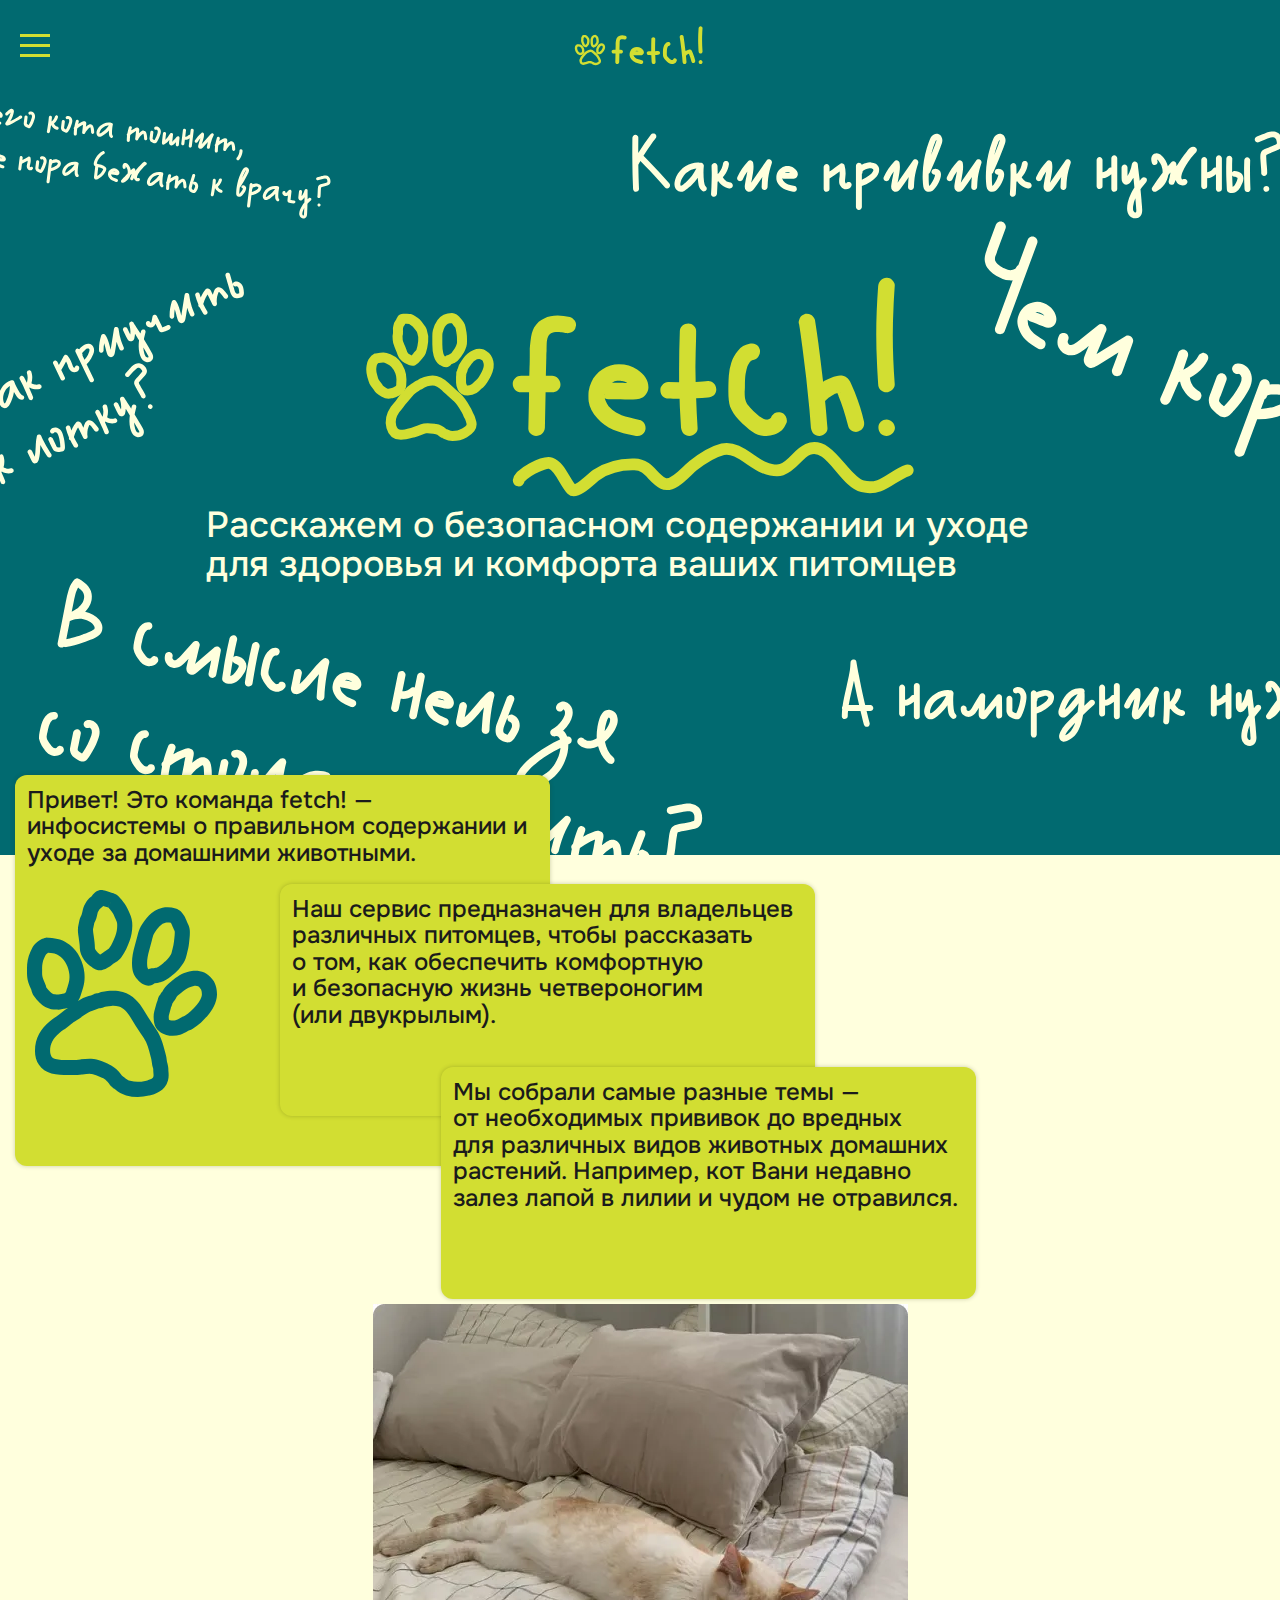
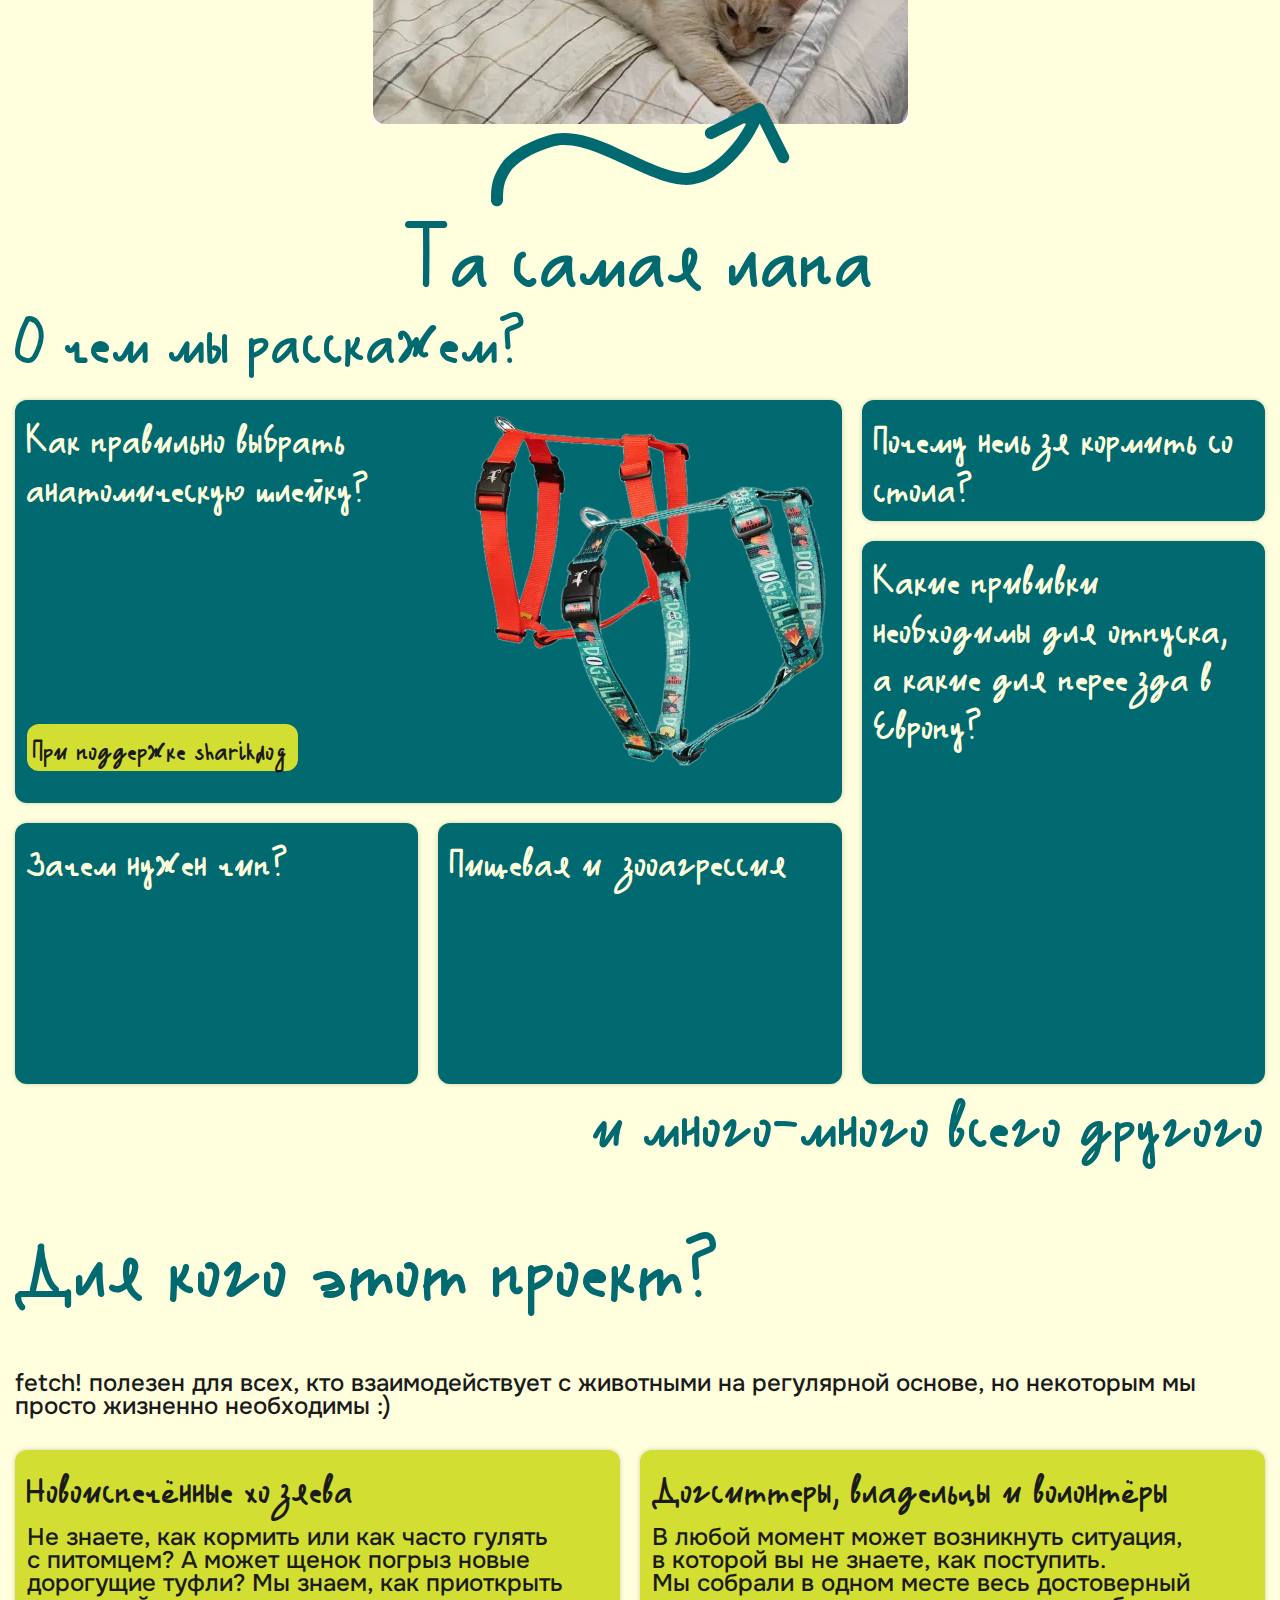
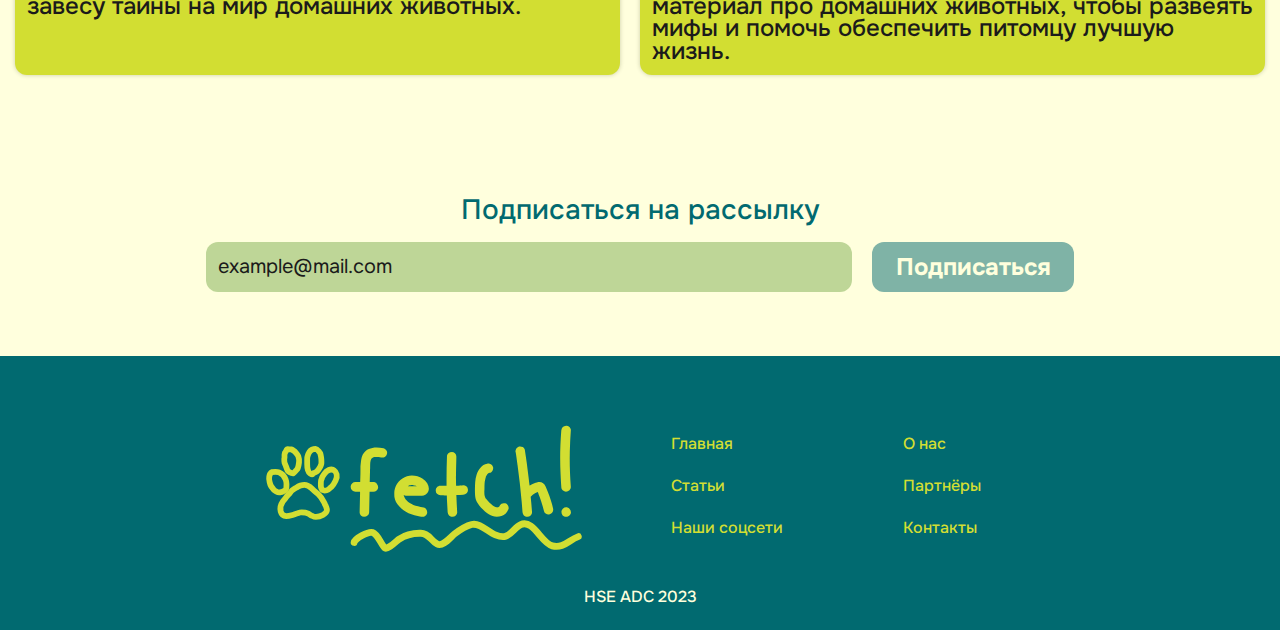
<file: index.html>
<!DOCTYPE html>
<html lang="ru">
<head>
    <meta charset="UTF-8">
    <meta http-equiv="X-UA-Compatible" content="IE=edge">
    <meta name="viewport" content="width=device-width, initial-scale=1.0">
    <meta name="description" content="description" />
    <link rel="preconnect" href="https://fonts.googleapis.com">
    <link rel="preconnect" href="https://fonts.gstatic.com" crossorigin>
    <link href="https://fonts.googleapis.com/css2?family=Onest:wght@500&display=swap" rel="stylesheet">
    <link rel="stylesheet" href="./style/normalize.min.css">
    <link rel="stylesheet" href="./style/style.css">
    <link rel="stylesheet" href="./style/media.css">
    <title>Fetch</title>
</head>
<body>
    <header class="header">
        <div class="container">
            <button class="header__burger-btn" id="burger">
                <span></span><span></span><span></span>
            </button>
            <div class="header__block">
                <a class="header__logo logo" href="index.html">
                    <svg width="132" height="42" viewBox="0 0 132 42" fill="none" xmlns="http://www.w3.org/2000/svg">
                        <path d="M19.1302 39.2725C18.6985 38.8839 17.896 38.4144 17.3118 38.3309C16.5401 38.2207 15.5528 38.0124 14.7659 38.1976C13.8317 38.4174 12.9714 38.8792 12.0422 39.127C11.1096 39.3757 10.0176 39.7089 9.05586 39.7089C7.85591 39.7089 7.09074 38.9647 6.78074 37.8177C6.36709 36.2872 6.76371 34.9951 7.63745 33.7282C8.07226 33.0977 8.64296 32.5681 9.05586 31.9258C9.48046 31.2654 10.1092 30.7383 10.5793 30.1114C10.9839 29.572 11.5551 28.9516 12.1513 28.6162C12.4233 28.4632 12.6994 28.2699 12.9434 28.0747C13.1374 27.9195 13.3798 27.8987 13.5697 27.7433C13.9404 27.4401 14.5348 27.2141 14.9841 27.0523C15.5281 26.8565 16.0147 26.7614 16.6005 26.7614C17.7589 26.7614 18.8515 27.501 19.6354 28.2848C20.5207 29.1702 21.5218 30.006 22.4601 30.8347C23.4529 31.7117 24.0746 32.9184 24.715 34.0514C24.8787 34.3411 24.9808 34.6801 25.1312 34.9809C25.2585 35.2354 25.4628 35.5029 25.5313 35.777C25.6564 36.2776 25.895 36.6646 25.895 37.1994C25.895 38.2538 25.0473 38.7696 24.2179 39.2361C23.3238 39.7391 22.3468 39.9999 21.3286 39.9999C20.8617 39.9999 20.341 39.8685 19.9304 39.6524C19.6963 39.5292 19.1699 39.4246 19.0575 39.1998" stroke="#D2DE32" stroke-width="2.38095" stroke-linecap="round"/>
                        <path d="M6.12797 21.6673C5.04048 21.2242 4.81532 21.2722 3.13573 21.5398C2.88457 21.6413 2.44583 22.2323 2.37056 22.3518C2.17535 22.6619 2.11772 23.1147 2.0542 23.4721C1.9325 24.1566 2.02781 24.997 2.22016 25.6555C2.35464 26.1158 2.4338 26.5754 2.65061 27.0091C2.85622 27.4203 3.14429 27.7755 3.43373 28.1293C3.61913 28.3559 3.74755 28.6858 3.96791 28.8761C4.28001 29.1456 4.61598 29.3716 4.97403 29.5762C5.39393 29.8162 5.99298 30.0341 6.48841 29.8926C6.81426 29.7995 7.18993 29.8034 7.49453 29.6229C7.71561 29.4919 7.96495 29.415 8.1843 29.2754C8.4044 29.1354 8.64384 29.0816 8.79109 28.8502C8.96013 28.5845 9.13856 28.1677 9.13856 27.8466C9.13856 27.3924 9.18524 26.9296 9.18524 26.4697C9.18524 25.7707 9.08442 25.2581 8.83776 24.6078C8.38173 23.4056 7.34509 22.1631 6.12797 21.6673Z" stroke="#D2DE32" stroke-width="2.38095" stroke-linecap="round"/>
                        <path d="M24.8217 22.2585C25.667 20.9658 27.6007 19.7189 28.9759 20.9412C29.5132 21.2275 29.8232 22.1524 29.899 22.4556C30.1043 23.2766 29.8057 24.3693 29.4426 25.0954C29.0245 25.9317 28.5718 26.8012 27.9023 27.4707C27.6837 27.6893 27.4204 27.8644 27.1996 28.0852C26.9527 28.3321 26.7129 28.5472 26.4191 28.7361C25.7168 29.1876 24.137 29.4593 23.7015 28.4794C23.5331 28.1006 23.3748 27.6552 23.3748 27.2399V26.0756C23.3748 25.849 23.4214 25.6296 23.4214 25.4118C23.4214 25.2865 23.3957 25.0226 23.4785 24.9191C23.5523 24.8268 23.5602 24.652 23.6185 24.5353C23.6844 24.4035 23.7712 24.2158 23.7922 24.0685C23.8939 23.3567 24.4426 22.8383 24.8217 22.2585Z" stroke="#D2DE32" stroke-width="2.38095" stroke-linecap="round"/>
                        <path d="M9.70127 12.0728C10.1883 12.0728 10.6597 12.1194 11.1456 12.1194C11.1586 12.1214 11.1732 12.124 11.189 12.1275C11.498 12.1941 11.8135 12.4501 12.069 12.6362C12.1689 12.7091 12.2606 12.7804 12.3229 12.8196C12.6419 13.0204 12.897 13.3206 13.1268 13.6131C13.4783 14.0605 13.8636 14.4392 14.0629 14.9926C14.3438 15.773 14.4477 16.6605 14.3559 17.4872C14.2621 18.3311 14.1699 19.0725 13.8632 19.8676C13.662 20.3892 13.2749 20.6617 12.9452 21.0812C12.6909 21.405 12.377 21.8655 11.9884 22.0355C11.7673 22.1322 11.4106 21.9777 11.1923 21.911C10.4825 21.6941 9.60402 21.0588 9.40825 20.3344C9.2567 19.7737 9.00801 19.2373 8.78849 18.7008C8.59184 18.2201 8.2984 17.647 8.2984 17.1138C8.2984 16.7391 8.20176 16.2251 8.30877 15.8639C8.48799 15.259 8.22548 14.5838 8.42805 13.9761C8.48384 13.8087 8.49846 13.633 8.57845 13.473C8.68972 13.2505 8.85349 13.0583 8.9752 12.8429C9.0915 12.6372 9.181 12.3862 9.30452 12.1921C9.39994 12.0421 9.5463 12.0728 9.70127 12.0728Z" stroke="#D2DE32" stroke-width="2.38095" stroke-linecap="round"/>
                        <path d="M18.8575 22.0044C19.1692 22.2001 19.4378 22.4349 19.8273 22.4349C20.115 22.4349 20.2285 22.0044 20.4238 21.9111C20.7749 21.807 21.0402 21.6547 21.3677 21.491C21.7243 21.3127 22.0305 20.9744 22.2545 20.6508C22.568 20.198 22.8919 19.8041 23.131 19.3076C23.2807 18.9967 23.4073 18.6556 23.5147 18.3274C23.6428 17.9361 23.6081 17.5309 23.6081 17.1242C23.6081 16.5939 23.5896 16.0941 23.5044 15.5735C23.4092 14.992 23.3458 14.3967 23.1517 13.8361C23.0438 13.5242 22.7675 13.2661 22.5709 13.0063C22.272 12.6114 21.7669 11.8861 21.2173 11.8861C20.7395 11.8861 20.1643 12.0035 19.734 12.2128C18.6533 12.7386 18.1123 14.0435 17.8203 15.143C17.7004 15.5946 17.7269 16.0808 17.7269 16.5433V18.177C17.7269 19.0332 17.7576 19.7978 18.007 20.6249C18.1702 21.1659 18.3582 21.6909 18.8575 22.0044Z" stroke="#D2DE32" stroke-width="2.38095" stroke-linecap="round"/>
                        <path d="M52.3851 12.5714C52.5756 12.8762 52.6708 13.1809 52.6708 13.4857C52.6708 13.6381 52.6327 13.8286 52.5565 14.0571C52.5184 14.5524 52.2327 14.9524 51.6994 15.2571C51.3184 15.4857 50.8041 15.5619 50.1565 15.4857L49.2422 15.3143H49.2994C48.9565 15.2762 48.4422 15.2571 47.7565 15.2571H47.6994L47.1851 15.3143H47.4708C47.0898 15.3905 46.8422 15.4667 46.7279 15.5429L46.4422 15.7143L46.0994 16.1143C46.0994 16.1143 46.0994 16.1333 46.0994 16.1714C46.0994 16.1714 46.0803 16.1714 46.0422 16.1714C46.0803 16.1714 46.0994 16.1714 46.0994 16.1714C46.0994 16.1333 46.0994 16.1143 46.0994 16.1143C45.9089 16.4571 45.7756 16.9333 45.6994 17.5429C45.6613 18.0381 45.6422 18.8 45.6422 19.8286C45.6041 20.1333 45.5851 20.6286 45.5851 21.3143L45.4708 25.6571H46.9565C47.5279 25.6571 48.0041 25.8667 48.3851 26.2857C48.766 26.7048 48.9565 27.2 48.9565 27.7714C48.9565 28.2667 48.747 28.7048 48.3279 29.0857C47.947 29.4286 47.4898 29.6 46.9565 29.6H45.4137L45.2422 38.0571C45.2041 38.6286 44.9756 39.1048 44.5565 39.4857C44.1756 39.8286 43.6994 40 43.1279 40C42.6327 40 42.1946 39.8095 41.8137 39.4286C41.4327 39.0095 41.2613 38.5524 41.2994 38.0571L41.4708 30.4571V29.6H39.5851C39.0137 29.6 38.5375 29.4095 38.1565 29.0286C37.7756 28.6095 37.5851 28.1143 37.5851 27.5429C37.5851 27.0476 37.7756 26.6095 38.1565 26.2286C38.5756 25.8476 39.0517 25.6571 39.5851 25.6571H41.5279L41.5851 23.6571C41.6232 22.9333 41.6422 21.8286 41.6422 20.3429C41.6422 20.0381 41.6422 19.6381 41.6422 19.1429C41.6803 18.6476 41.7375 18.0762 41.8137 17.4286C41.966 16.019 42.2518 14.9333 42.6708 14.1714C43.3565 13.0667 44.1565 12.3429 45.0708 12C46.0232 11.5429 47.0898 11.3143 48.2708 11.3143C49.2232 11.3905 50.1946 11.5048 51.1851 11.6571C51.6041 11.7714 52.0041 12.0762 52.3851 12.5714ZM47.6994 15.2571H47.7565C47.6803 15.2952 47.5851 15.3143 47.4708 15.3143L47.6994 15.2571ZM49.4137 15.3143C49.4898 15.3524 49.6041 15.3714 49.7565 15.3714L49.4137 15.3143ZM45.6994 17.4286C45.7375 17.3524 45.7565 17.2571 45.7565 17.1429C45.7565 17.2571 45.7375 17.3524 45.6994 17.4286ZM67.7824 36.1714C68.2015 36.2476 68.5443 36.4762 68.811 36.8571C69.0776 37.2381 69.211 37.6571 69.211 38.1143C69.211 38.3048 69.1919 38.4571 69.1538 38.5714C69.0396 39.0286 68.7348 39.4286 68.2396 39.7714C67.9729 39.9238 67.6491 40 67.2681 40C67.0015 40 66.811 39.981 66.6967 39.9429C64.7538 39.6 63.0205 39.1238 61.4967 38.5143C60.011 37.8667 58.7538 36.9524 57.7253 35.7714C56.5443 34.4762 55.8586 33.1429 55.6681 31.7714C55.63 31.4667 55.611 31.0476 55.611 30.5143C55.611 29.9429 55.63 29.5238 55.6681 29.2571C55.7824 28.5714 55.9919 27.8857 56.2967 27.2C56.8681 25.9048 57.7634 24.8762 58.9824 24.1143C60.2015 23.3143 61.4967 22.9143 62.8681 22.9143C64.5443 22.9143 65.9919 23.3333 67.211 24.1714C69.0015 25.3905 69.8967 26.8 69.8967 28.4C69.8967 29.0095 69.6872 29.581 69.2681 30.1143C68.8872 30.6095 68.3919 30.9524 67.7824 31.1429C67.3253 31.2571 66.811 31.3143 66.2396 31.3143C65.7062 31.3143 65.3634 31.3143 65.211 31.3143C64.1443 31.2762 62.5443 31.2571 60.411 31.2571C60.0681 31.2571 59.7634 31.181 59.4967 31.0286C59.5729 31.3333 59.6491 31.5429 59.7253 31.6571C59.9157 32.0762 60.1062 32.4381 60.2967 32.7429L60.1824 32.6286C60.2586 32.7048 60.2967 32.7429 60.2967 32.7429L60.4681 33.0286C60.4681 32.9905 60.43 32.9333 60.3538 32.8571L61.2681 33.7714C61.7634 34.1905 62.5062 34.6286 63.4967 35.0857C64.6396 35.4667 66.0681 35.8286 67.7824 36.1714ZM63.4396 26.9143C63.3253 26.8762 63.1157 26.8571 62.811 26.8571C62.5443 26.8571 62.3348 26.8762 62.1824 26.9143L62.7538 26.8L61.8395 26.9714L61.211 27.3143H63.7824C64.0491 27.3524 64.411 27.3714 64.8681 27.3714L64.5824 27.2L64.6967 27.2571L64.5253 27.2L64.2396 27.0286L64.4681 27.1429C64.011 26.9905 63.6681 26.9143 63.4396 26.9143ZM61.7253 27.0286C61.6872 27.0667 61.63 27.0857 61.5538 27.0857C61.5157 27.0857 61.4776 27.1048 61.4395 27.1429C61.4776 27.1048 61.5157 27.0857 61.5538 27.0857C61.63 27.0857 61.6872 27.0667 61.7253 27.0286ZM64.5824 27.2L64.4681 27.1429L64.5253 27.2H64.5824ZM66.811 27.3143H66.7538H66.811ZM66.011 28.0571V28.1143V28.1714V28.0571ZM66.0681 28.6286L66.011 28.5143L66.0681 28.6286ZM59.7253 29.2V29.0857V29.1429V29.2ZM59.4395 30.2286C59.4776 30.1524 59.4967 30.0571 59.4967 29.9429C59.4967 30.019 59.4776 30.0762 59.4395 30.1143V30.2286ZM59.4395 30.7429C59.4776 30.781 59.4967 30.8381 59.4967 30.9143C59.4967 30.8 59.4776 30.7048 59.4395 30.6286V30.7429ZM59.4967 31.0857V31.0286V31.0857ZM59.8395 32.0571L59.7824 31.8857L59.8395 32.0571ZM60.2967 32.7429L60.3538 32.8571L60.2967 32.7429ZM61.6681 34.1143L61.3824 33.8857L61.6681 34.1143ZM85.4842 27.4857C85.789 27.7524 85.9794 28.2095 86.0556 28.8571C86.0556 29.4286 85.8651 29.9048 85.4842 30.2857C85.1032 30.5905 84.6271 30.781 84.0556 30.8571C83.1413 30.9714 82.208 31.0286 81.2556 31.0286C81.3318 33.3905 81.4461 35.7333 81.5985 38.0571C81.6366 38.5905 81.4461 39.0476 81.0271 39.4286C80.6461 39.7714 80.189 39.9619 79.6556 40C79.0842 40 78.608 39.8095 78.2271 39.4286C77.9223 39.0476 77.7318 38.5905 77.6556 38.0571L77.3699 33.0286L77.3128 31.1429C76.1318 31.1429 75.2556 31.1238 74.6842 31.0857C74.1128 31.0476 73.6366 30.8571 73.2556 30.5143C72.9128 30.1333 72.7413 29.6571 72.7413 29.0857C72.7032 28.5905 72.8747 28.1524 73.2556 27.7714C73.6366 27.3524 74.0747 27.1429 74.5699 27.1429L77.1985 27.2V24.1714C77.1985 21.1619 77.2556 18.1524 77.3699 15.1429C77.3699 14.5714 77.5604 14.1143 77.9413 13.7714C78.3604 13.3905 78.8556 13.2 79.4271 13.2C79.8842 13.2 80.3032 13.3905 80.6842 13.7714C81.0651 14.1524 81.2556 14.5714 81.2556 15.0286C81.2556 16.1714 81.2175 17.8857 81.1413 20.1714L81.0842 23.6571L81.1413 27.1429C82.4366 27.0667 83.408 26.9905 84.0556 26.9143H84.1699C84.589 26.9143 85.0271 27.1048 85.4842 27.4857ZM102.582 35.3143C102.848 35.8095 102.924 36.3048 102.81 36.8C102.467 37.6 102.086 38.2095 101.667 38.6286C101.134 39.0857 100.543 39.4286 99.8958 39.6571C99.2482 39.8857 98.6006 40 97.9529 40C96.7339 40 95.6291 39.6571 94.6387 38.9714C93.6482 38.2857 92.5625 37.3333 91.3815 36.1143C90.4291 35.0857 89.7434 34.0381 89.3244 32.9714C89.0577 32.0952 88.9244 30.9143 88.9244 29.4286C88.9244 27.9048 88.9625 26.6286 89.0387 25.6C89.1148 24.5714 89.3053 23.581 89.6101 22.6286C89.9529 21.5238 90.4863 20.5524 91.2101 19.7143C91.9339 18.8 92.8482 18.2476 93.9529 18.0571C94.1053 18.019 94.3149 18 94.5815 18C94.8863 18 95.191 18.0762 95.4958 18.2286C95.9149 18.419 96.2196 18.819 96.4101 19.4286C96.4482 19.5429 96.4672 19.6952 96.4672 19.8857C96.4672 20.2667 96.372 20.6095 96.1815 20.9143C96.0672 21.1429 95.8958 21.3524 95.6672 21.5429C95.4768 21.6952 95.2672 21.7905 95.0387 21.8286L94.5815 21.9429L94.4101 22.0571C94.4101 22.019 94.4101 22 94.4101 22C94.4482 22 94.4672 22 94.4672 22L94.3529 22.0571L94.1815 22.1714L94.3529 22.1143L94.1244 22.2857C94.1625 22.2857 94.1815 22.2857 94.1815 22.2857C94.1815 22.2476 94.1815 22.2286 94.1815 22.2286L94.1244 22.3429C94.1244 22.3429 94.0291 22.4381 93.8387 22.6286L94.0101 22.4571L93.6101 23.0857V23.1429C93.572 23.181 93.4958 23.3143 93.3815 23.5429L93.4958 23.3143C93.3434 23.7333 93.191 24.3619 93.0387 25.2V25.1429C92.9244 25.8286 92.8672 26.8762 92.8672 28.2857C92.8672 28.5524 92.8482 28.9524 92.8101 29.4857C92.8101 30.019 92.8291 30.4762 92.8672 30.8571V30.8V30.9714C92.9053 31.0476 92.9244 31.1619 92.9244 31.3143V31.1429C93.0006 31.4857 93.1149 31.8286 93.2672 32.1714C93.3434 32.3238 93.4387 32.4762 93.5529 32.6286L93.4387 32.4571C93.8958 33.0286 94.372 33.5619 94.8672 34.0571L96.0672 35.1429L96.0101 35.0857C96.3149 35.3905 96.772 35.6762 97.3815 35.9429L97.7815 36.0571C98.1244 36.0571 98.372 36.0381 98.5244 36L98.8672 35.8286C98.9434 35.7524 98.9815 35.7143 98.9815 35.7143L99.0387 35.6571C99.1529 35.3143 99.4387 34.9524 99.8958 34.5714C100.162 34.419 100.467 34.3429 100.81 34.3429C101.115 34.3429 101.324 34.3619 101.439 34.4C101.934 34.5143 102.315 34.819 102.582 35.3143ZM94.8672 21.8286L94.6958 21.8857L94.8672 21.8286ZM94.4672 22V21.9429L94.5815 21.8857L94.4672 22ZM94.3529 22.0571H94.4101C94.4101 22.0571 94.391 22.0571 94.3529 22.0571C94.3529 22.0571 94.3529 22.0762 94.3529 22.1143V22.0571ZM94.0101 22.4571C94.0101 22.4571 94.0482 22.419 94.1244 22.3429V22.2857C94.1244 22.3238 94.0863 22.381 94.0101 22.4571ZM93.6101 23.1429V23.0857L93.4958 23.3143L93.6101 23.1429ZM92.9244 25.7143L92.9815 25.4286L92.9244 25.7143ZM92.9244 31.1429C92.9244 31.0667 92.9053 31.0095 92.8672 30.9714V30.8571C92.9053 30.9333 92.9244 31.0286 92.9244 31.1429ZM99.1529 35.5429C99.0768 35.619 99.0387 35.6571 99.0387 35.6571V35.7143L99.1529 35.5429ZM98.9244 35.8857C98.9625 35.8857 98.9815 35.8476 98.9815 35.7714L98.9244 35.8857ZM98.8101 35.8857H98.8672H98.8101ZM98.6958 35.9429H98.7529H98.6958ZM97.8387 36.0571C97.8768 36.0952 97.9529 36.1143 98.0672 36.1143L98.4101 36.0571C98.2577 36.0571 98.1434 36.0762 98.0672 36.1143L97.8387 36.0571ZM121.207 36.5143C121.245 36.6286 121.264 36.819 121.264 37.0857C121.264 37.5048 121.131 37.8857 120.864 38.2286C120.636 38.5333 120.293 38.7619 119.836 38.9143C119.607 38.9905 119.436 39.0286 119.321 39.0286C118.902 39.0286 118.502 38.8952 118.121 38.6286C117.74 38.3238 117.512 37.9619 117.436 37.5429C116.712 34.7238 115.931 32.3238 115.093 30.3429L115.207 30.5143L114.864 29.7714C114.712 29.8095 114.483 29.9048 114.178 30.0571L114.636 29.8286C114.216 29.981 113.702 30.2667 113.093 30.6857L112.978 30.8L112.864 30.8571L112.921 30.8L111.95 31.6571C112.102 32.9524 112.293 35.0857 112.521 38.0571C112.559 38.5905 112.369 39.0476 111.95 39.4286C111.569 39.7714 111.112 39.9619 110.578 40C110.007 40 109.531 39.8095 109.15 39.4286C108.845 39.0476 108.655 38.5905 108.578 38.0571L108.236 33.7714C107.778 28.7429 107.207 23.6952 106.521 18.6286V18.6857C106.216 16.3238 105.969 14.5714 105.778 13.4286C105.702 13.2 105.664 13.0286 105.664 12.9143C105.664 12.8 105.702 12.6286 105.778 12.4L105.95 11.8857C106.216 11.4667 106.616 11.1619 107.15 10.9714C107.226 10.9333 107.359 10.9143 107.55 10.9143C107.931 10.9143 108.312 11.0095 108.693 11.2C108.883 11.3143 109.055 11.4857 109.207 11.7143C109.397 11.9429 109.512 12.1714 109.55 12.4C109.931 14.8381 110.197 16.6667 110.35 17.8857C110.845 21.7333 111.226 24.8 111.493 27.0857C111.759 26.8952 111.912 26.8 111.95 26.8C112.407 26.5333 112.997 26.2667 113.721 26C113.874 25.9619 114.14 25.8857 114.521 25.7714C114.902 25.6571 115.245 25.6 115.55 25.6C116.731 25.6 117.588 26.2286 118.121 27.4857L118.978 29.4857C120.007 32.0762 120.75 34.419 121.207 36.5143ZM106.521 18.8571V18.6857V18.8571ZM106.521 18.8571C106.559 18.8952 106.578 18.9905 106.578 19.1429C106.578 18.9905 106.559 18.8952 106.521 18.8571ZM114.636 29.1429V29.2H114.693L114.636 29.1429ZM115.95 29.4857L115.721 29.5429L115.95 29.4857ZM115.15 29.4857H115.207H115.15ZM115.664 29.6L115.607 29.5429H115.55L115.664 29.6ZM114.978 30.0571L115.093 30.3429L114.978 30.0571ZM112.978 30.8C112.978 30.8 113.016 30.7619 113.093 30.6857C113.016 30.7619 112.959 30.8 112.921 30.8H112.978ZM124.594 4.28571C124.67 3.71428 124.879 3.25714 125.222 2.91428C125.565 2.57142 126.022 2.38095 126.594 2.34285H126.708C127.165 2.34285 127.584 2.53333 127.965 2.91428C128.155 3.10476 128.308 3.33333 128.422 3.6C128.536 3.82857 128.575 4.05714 128.536 4.28571C128.384 6.57143 128.289 8.26666 128.251 9.37143C128.136 11.5809 128.079 13.8095 128.079 16.0571C128.079 19.6762 128.232 23.5238 128.536 27.6C128.575 28.1333 128.384 28.5905 127.965 28.9714C127.546 29.3524 127.07 29.5619 126.536 29.6C126.079 29.6 125.622 29.4095 125.165 29.0286C124.784 28.6476 124.594 28.1714 124.594 27.6C124.441 25.2762 124.346 23.5809 124.308 22.5143C124.194 20.2667 124.136 18.0381 124.136 15.8286C124.136 12.2095 124.289 8.3619 124.594 4.28571ZM126.594 40C126.022 40 125.546 39.8095 125.165 39.4286C124.822 39.0095 124.651 38.5143 124.651 37.9429C124.651 37.4476 124.841 37.0095 125.222 36.6286C125.641 36.2476 126.098 36.0571 126.594 36.0571C127.127 36.0571 127.584 36.2667 127.965 36.6857C128.346 37.0667 128.555 37.5238 128.594 38.0571C128.594 38.5524 128.384 39.0095 127.965 39.4286C127.584 39.8095 127.127 40 126.594 40Z" fill="#D2DE32"/>
                        </svg>

                </a>
                <nav class="header__nav menu">
                    <ul class="header__list menu__list list-reset">
                        <li class="header__item"><a href="./page.html" class="header__link">Главная</a></li>
                        <li class="header__item"><a href="./page.html" class="header__link">О нас</a></li>
                        <li class="header__item"><a href="./page.html" class="header__link">Статьи</a></li>
                        <li class="header__item"><a href="./page.html" class="header__link">Партнеры</a></li>
                        <li class="header__item"><a href="https://t.me/fetchpetcare" class="header__link">Наши соцсети</a></li>
                        <li class="header__item"><a href="./page.html" class="header__link">Контакты</a></li>
                        <li class="header__item"><a href="./page.html" class="header__btn">Подписаться на рассылку</a></li>
                    </ul>
                </nav>
            </div>
        </div>
    </header>
    <main>
        <section class="hero">
            <div class="container">
                <h1 class="hero__title">
                    <svg class="hero__svg" width="548" height="229" viewBox="0 0 548 229" fill="none" xmlns="http://www.w3.org/2000/svg">
                        <path d="M77.2183 164.945C75.405 163.313 72.0346 161.341 69.5807 160.99C66.3399 160.527 62.193 159.653 58.888 160.43C54.9645 161.354 51.3512 163.293 47.4486 164.334C43.5318 165.378 38.9451 166.778 34.9059 166.778C29.8661 166.778 26.6524 163.652 25.3504 158.835C23.6131 152.407 25.2789 146.98 28.9486 141.659C30.7748 139.011 33.1717 136.787 34.9059 134.089C36.6892 131.315 39.3299 129.101 41.3045 126.468C43.0038 124.203 45.4029 121.597 47.9068 120.189C49.049 119.546 50.2089 118.734 51.2335 117.914C52.0482 117.262 53.0664 117.175 53.8642 116.523C55.4209 115.249 57.9174 114.3 59.8046 113.62C62.0895 112.798 64.133 112.398 66.5935 112.398C71.4585 112.398 76.0477 115.505 79.3399 118.797C83.0583 122.515 87.263 126.026 91.2036 129.506C95.3735 133.19 97.9846 138.258 100.674 143.017C101.362 144.233 101.791 145.657 102.422 146.92C102.957 147.989 103.815 149.113 104.103 150.264C104.628 152.366 105.63 153.992 105.63 156.238C105.63 160.666 102.07 162.833 98.5867 164.792C94.8312 166.905 90.7277 168 86.4513 168C84.4905 168 82.3037 167.448 80.5789 166.54C79.5959 166.023 77.385 165.584 76.9128 164.639" stroke="#D2DE32" stroke-width="10" stroke-linecap="round"/>
                        <path d="M22.6088 91.0028C18.0414 89.142 17.0957 89.3434 10.0414 90.4674C8.98655 90.8938 7.14384 93.376 6.8277 93.8781C6.00781 95.1802 5.76579 97.0823 5.49899 98.583C4.98786 101.458 5.38816 104.988 6.19602 107.753C6.76084 109.687 7.09332 111.617 8.00393 113.438C8.86748 115.165 10.0774 116.658 11.293 118.143C12.0717 119.095 12.6111 120.481 13.5366 121.28C14.8474 122.412 16.2585 123.361 17.7623 124.221C19.5259 125.228 22.0419 126.144 24.1227 125.549C25.4912 125.158 27.0691 125.175 28.3484 124.417C29.2769 123.866 30.3241 123.543 31.2454 122.957C32.1698 122.369 33.1755 122.143 33.7939 121.171C34.5039 120.055 35.2533 118.305 35.2533 116.956C35.2533 115.048 35.4494 113.105 35.4494 111.173C35.4494 108.237 35.0259 106.085 33.99 103.353C32.0746 98.3037 27.7207 93.0855 22.6088 91.0028Z" stroke="#D2DE32" stroke-width="10" stroke-linecap="round"/>
                        <path d="M101.122 93.486C104.672 88.0565 112.794 82.8194 118.57 87.9534C120.827 89.1557 122.129 93.0402 122.447 94.3137C123.309 97.7619 122.055 102.351 120.53 105.401C118.774 108.913 116.873 112.565 114.061 115.377C113.143 116.295 112.037 117.031 111.109 117.958C110.073 118.995 109.065 119.899 107.831 120.692C104.882 122.588 98.2466 123.729 96.4174 119.614C95.7103 118.023 95.0452 116.152 95.0452 114.408V109.518C95.0452 108.566 95.2412 107.645 95.2412 106.73C95.2412 106.203 95.133 105.095 95.4808 104.66C95.791 104.273 95.8239 103.538 96.0689 103.048C96.3456 102.495 96.7103 101.706 96.7986 101.088C97.2257 98.0983 99.5303 95.9209 101.122 93.486Z" stroke="#D2DE32" stroke-width="10" stroke-linecap="round"/>
                        <path d="M37.6167 50.706C39.6624 50.706 41.6422 50.9021 43.683 50.9021C43.7376 50.9102 43.7988 50.9214 43.8651 50.9357C45.1629 51.2156 46.4882 52.2906 47.5611 53.0726C47.9809 53.3785 48.3659 53.6779 48.6276 53.8427C49.9674 54.6863 51.0386 55.9469 52.0038 57.1753C53.4804 59.0546 55.0987 60.6449 55.9355 62.9693C57.1154 66.247 57.5519 69.9744 57.1661 73.4465C56.7723 76.9911 56.385 80.1048 55.0968 83.4445C54.252 85.635 52.6259 86.7795 51.2414 88.5415C50.173 89.9013 48.8547 91.8354 47.2226 92.5494C46.2941 92.9557 44.7959 92.3068 43.8791 92.0267C40.898 91.1158 37.2083 88.4472 36.386 85.4049C35.7495 83.0499 34.705 80.7973 33.7831 78.5435C32.9571 76.5246 31.7247 74.1178 31.7247 71.8782C31.7247 70.3046 31.3188 68.1456 31.7682 66.6287C32.521 64.0883 31.4184 61.2525 32.2692 58.7001C32.5035 57.9971 32.5649 57.2591 32.9009 56.5872C33.3682 55.6525 34.056 54.8451 34.5672 53.9407C35.0557 53.0765 35.4316 52.0223 35.9504 51.207C36.3511 50.5773 36.9659 50.706 37.6167 50.706Z" stroke="#D2DE32" stroke-width="10" stroke-linecap="round"/>
                        <path d="M76.073 92.4187C77.3818 93.2406 78.5101 94.2266 80.1462 94.2266C81.3542 94.2266 81.8312 92.4187 82.6512 92.0267C84.1258 91.5897 85.2402 90.95 86.6155 90.2623C88.1134 89.5134 89.3993 88.0928 90.3403 86.7336C91.6569 84.8318 93.0174 83.1773 94.0214 81.092C94.6501 79.7863 95.1821 78.3538 95.6333 76.9752C96.1711 75.332 96.0254 73.6299 96.0254 71.9218C96.0254 69.6944 95.9475 67.5953 95.5897 65.4089C95.1901 62.9665 94.9235 60.4663 94.1086 58.1119C93.6551 56.802 92.4948 55.718 91.669 54.6268C90.4138 52.9681 88.2926 49.9219 85.9838 49.9219C83.9772 49.9219 81.5615 50.4149 79.7542 51.2941C75.2153 53.5022 72.9432 58.983 71.7166 63.601C71.2129 65.4974 71.3245 67.5397 71.3245 69.4822V76.3435C71.3245 79.9395 71.4531 83.1509 72.5007 86.6247C73.186 88.897 73.9759 91.102 76.073 92.4187Z" stroke="#D2DE32" stroke-width="10" stroke-linecap="round"/>
                        <path d="M208.889 52.8C209.689 54.08 210.089 55.36 210.089 56.64C210.089 57.28 209.929 58.08 209.609 59.04C209.449 61.12 208.249 62.8 206.009 64.08C204.409 65.04 202.249 65.36 199.529 65.04L195.689 64.32H195.929C194.489 64.16 192.329 64.08 189.449 64.08H189.209L187.049 64.32H188.249C186.649 64.64 185.609 64.96 185.129 65.28L183.929 66L182.489 67.68C182.489 67.68 182.489 67.76 182.489 67.92C182.489 67.92 182.409 67.92 182.249 67.92C182.409 67.92 182.489 67.92 182.489 67.92C182.489 67.76 182.489 67.68 182.489 67.68C181.689 69.12 181.129 71.12 180.809 73.68C180.649 75.76 180.569 78.96 180.569 83.28C180.409 84.56 180.329 86.64 180.329 89.52L179.849 107.76H186.089C188.489 107.76 190.489 108.64 192.089 110.4C193.689 112.16 194.489 114.24 194.489 116.64C194.489 118.72 193.609 120.56 191.849 122.16C190.249 123.6 188.329 124.32 186.089 124.32H179.609L178.889 159.84C178.729 162.24 177.769 164.24 176.009 165.84C174.409 167.28 172.409 168 170.009 168C167.929 168 166.089 167.2 164.489 165.6C162.889 163.84 162.169 161.92 162.329 159.84L163.049 127.92V124.32H155.129C152.729 124.32 150.729 123.52 149.129 121.92C147.529 120.16 146.729 118.08 146.729 115.68C146.729 113.6 147.529 111.76 149.129 110.16C150.889 108.56 152.889 107.76 155.129 107.76H163.289L163.529 99.36C163.689 96.32 163.769 91.68 163.769 85.44C163.769 84.16 163.769 82.48 163.769 80.4C163.929 78.32 164.169 75.92 164.489 73.2C165.129 67.28 166.329 62.72 168.089 59.52C170.969 54.88 174.329 51.84 178.169 50.4C182.169 48.48 186.649 47.52 191.609 47.52C195.609 47.84 199.689 48.32 203.849 48.96C205.609 49.44 207.289 50.72 208.889 52.8ZM189.209 64.08H189.449C189.129 64.24 188.729 64.32 188.249 64.32L189.209 64.08ZM196.409 64.32C196.729 64.48 197.209 64.56 197.849 64.56L196.409 64.32ZM180.809 73.2C180.969 72.88 181.049 72.48 181.049 72C181.049 72.48 180.969 72.88 180.809 73.2ZM273.557 151.92C275.317 152.24 276.757 153.2 277.877 154.8C278.997 156.4 279.557 158.16 279.557 160.08C279.557 160.88 279.477 161.52 279.317 162C278.837 163.92 277.557 165.6 275.477 167.04C274.357 167.68 272.997 168 271.397 168C270.277 168 269.477 167.92 268.997 167.76C260.837 166.32 253.557 164.32 247.157 161.76C240.917 159.04 235.637 155.2 231.317 150.24C226.357 144.8 223.477 139.2 222.677 133.44C222.517 132.16 222.437 130.4 222.437 128.16C222.437 125.76 222.517 124 222.677 122.88C223.157 120 224.037 117.12 225.317 114.24C227.717 108.8 231.477 104.48 236.597 101.28C241.717 97.92 247.157 96.24 252.917 96.24C259.957 96.24 266.037 98 271.157 101.52C278.677 106.64 282.437 112.56 282.437 119.28C282.437 121.84 281.557 124.24 279.797 126.48C278.197 128.56 276.117 130 273.557 130.8C271.637 131.28 269.477 131.52 267.077 131.52C264.837 131.52 263.397 131.52 262.757 131.52C258.277 131.36 251.557 131.28 242.597 131.28C241.157 131.28 239.877 130.96 238.757 130.32C239.077 131.6 239.397 132.48 239.717 132.96C240.517 134.72 241.317 136.24 242.117 137.52L241.637 137.04C241.957 137.36 242.117 137.52 242.117 137.52L242.837 138.72C242.837 138.56 242.677 138.32 242.357 138L246.197 141.84C248.277 143.6 251.397 145.44 255.557 147.36C260.357 148.96 266.357 150.48 273.557 151.92ZM255.317 113.04C254.837 112.88 253.957 112.8 252.677 112.8C251.557 112.8 250.677 112.88 250.037 113.04L252.437 112.56L248.597 113.28L245.957 114.72H256.757C257.877 114.88 259.397 114.96 261.317 114.96L260.117 114.24L260.597 114.48L259.877 114.24L258.677 113.52L259.637 114C257.717 113.36 256.277 113.04 255.317 113.04ZM248.117 113.52C247.957 113.68 247.717 113.76 247.397 113.76C247.237 113.76 247.077 113.84 246.917 114C247.077 113.84 247.237 113.76 247.397 113.76C247.717 113.76 247.957 113.68 248.117 113.52ZM260.117 114.24L259.637 114L259.877 114.24H260.117ZM269.477 114.72H269.237H269.477ZM266.117 117.84V118.08V118.32V117.84ZM266.357 120.24L266.117 119.76L266.357 120.24ZM239.717 122.64V122.16V122.4V122.64ZM238.517 126.96C238.677 126.64 238.757 126.24 238.757 125.76C238.757 126.08 238.677 126.32 238.517 126.48V126.96ZM238.517 129.12C238.677 129.28 238.757 129.52 238.757 129.84C238.757 129.36 238.677 128.96 238.517 128.64V129.12ZM238.757 130.56V130.32V130.56ZM240.197 134.64L239.957 133.92L240.197 134.64ZM242.117 137.52L242.357 138L242.117 137.52ZM247.877 143.28L246.677 142.32L247.877 143.28ZM347.905 115.44C349.185 116.56 349.985 118.48 350.305 121.2C350.305 123.6 349.505 125.6 347.905 127.2C346.305 128.48 344.305 129.28 341.905 129.6C338.065 130.08 334.145 130.32 330.145 130.32C330.465 140.24 330.945 150.08 331.585 159.84C331.745 162.08 330.945 164 329.185 165.6C327.585 167.04 325.665 167.84 323.425 168C321.025 168 319.025 167.2 317.425 165.6C316.145 164 315.345 162.08 315.025 159.84L313.825 138.72L313.585 130.8C308.625 130.8 304.945 130.72 302.545 130.56C300.145 130.4 298.145 129.6 296.545 128.16C295.105 126.56 294.385 124.56 294.385 122.16C294.225 120.08 294.945 118.24 296.545 116.64C298.145 114.88 299.985 114 302.065 114L313.105 114.24V101.52C313.105 88.88 313.345 76.24 313.825 63.6C313.825 61.2 314.625 59.28 316.225 57.84C317.985 56.24 320.065 55.44 322.465 55.44C324.385 55.44 326.145 56.24 327.745 57.84C329.345 59.44 330.145 61.2 330.145 63.12C330.145 67.92 329.985 75.12 329.665 84.72L329.425 99.36L329.665 114C335.105 113.68 339.185 113.36 341.905 113.04H342.385C344.145 113.04 345.985 113.84 347.905 115.44ZM419.714 148.32C420.834 150.4 421.154 152.48 420.674 154.56C419.234 157.92 417.634 160.48 415.874 162.24C413.634 164.16 411.154 165.6 408.434 166.56C405.714 167.52 402.994 168 400.274 168C395.154 168 390.514 166.56 386.354 163.68C382.194 160.8 377.634 156.8 372.674 151.68C368.674 147.36 365.794 142.96 364.034 138.48C362.914 134.8 362.354 129.84 362.354 123.6C362.354 117.2 362.514 111.84 362.834 107.52C363.154 103.2 363.954 99.04 365.234 95.04C366.674 90.4 368.914 86.32 371.954 82.8C374.994 78.96 378.834 76.64 383.474 75.84C384.114 75.68 384.994 75.6 386.114 75.6C387.394 75.6 388.674 75.92 389.954 76.56C391.714 77.36 392.994 79.04 393.794 81.6C393.954 82.08 394.034 82.72 394.034 83.52C394.034 85.12 393.634 86.56 392.834 87.84C392.354 88.8 391.634 89.68 390.674 90.48C389.874 91.12 388.994 91.52 388.034 91.68L386.114 92.16L385.394 92.64C385.394 92.48 385.394 92.4 385.394 92.4C385.554 92.4 385.634 92.4 385.634 92.4L385.154 92.64L384.434 93.12L385.154 92.88L384.194 93.6C384.354 93.6 384.434 93.6 384.434 93.6C384.434 93.44 384.434 93.36 384.434 93.36L384.194 93.84C384.194 93.84 383.794 94.24 382.994 95.04L383.714 94.32L382.034 96.96V97.2C381.874 97.36 381.554 97.92 381.074 98.88L381.554 97.92C380.914 99.68 380.274 102.32 379.634 105.84V105.6C379.154 108.48 378.914 112.88 378.914 118.8C378.914 119.92 378.834 121.6 378.674 123.84C378.674 126.08 378.754 128 378.914 129.6V129.36V130.08C379.074 130.4 379.154 130.88 379.154 131.52V130.8C379.474 132.24 379.954 133.68 380.594 135.12C380.914 135.76 381.314 136.4 381.794 137.04L381.314 136.32C383.234 138.72 385.234 140.96 387.314 143.04L392.354 147.6L392.114 147.36C393.394 148.64 395.314 149.84 397.874 150.96L399.554 151.44C400.994 151.44 402.034 151.36 402.674 151.2L404.114 150.48C404.434 150.16 404.594 150 404.594 150L404.834 149.76C405.314 148.32 406.514 146.8 408.434 145.2C409.554 144.56 410.834 144.24 412.274 144.24C413.554 144.24 414.434 144.32 414.914 144.48C416.994 144.96 418.594 146.24 419.714 148.32ZM387.314 91.68L386.594 91.92L387.314 91.68ZM385.634 92.4V92.16L386.114 91.92L385.634 92.4ZM385.154 92.64H385.394C385.394 92.64 385.314 92.64 385.154 92.64C385.154 92.64 385.154 92.72 385.154 92.88V92.64ZM383.714 94.32C383.714 94.32 383.874 94.16 384.194 93.84V93.6C384.194 93.76 384.034 94 383.714 94.32ZM382.034 97.2V96.96L381.554 97.92L382.034 97.2ZM379.154 108L379.394 106.8L379.154 108ZM379.154 130.8C379.154 130.48 379.074 130.24 378.914 130.08V129.6C379.074 129.92 379.154 130.32 379.154 130.8ZM405.314 149.28C404.994 149.6 404.834 149.76 404.834 149.76V150L405.314 149.28ZM404.354 150.72C404.514 150.72 404.594 150.56 404.594 150.24L404.354 150.72ZM403.874 150.72H404.114H403.874ZM403.394 150.96H403.634H403.394ZM399.794 151.44C399.954 151.6 400.274 151.68 400.754 151.68L402.194 151.44C401.554 151.44 401.074 151.52 400.754 151.68L399.794 151.44ZM497.941 153.36C498.101 153.84 498.181 154.64 498.181 155.76C498.181 157.52 497.621 159.12 496.501 160.56C495.541 161.84 494.101 162.8 492.181 163.44C491.221 163.76 490.501 163.92 490.021 163.92C488.261 163.92 486.581 163.36 484.981 162.24C483.381 160.96 482.421 159.44 482.101 157.68C479.061 145.84 475.781 135.76 472.261 127.44L472.741 128.16L471.301 125.04C470.661 125.2 469.701 125.6 468.421 126.24L470.341 125.28C468.581 125.92 466.421 127.12 463.861 128.88L463.381 129.36L462.901 129.6L463.141 129.36L459.061 132.96C459.701 138.4 460.501 147.36 461.461 159.84C461.621 162.08 460.821 164 459.061 165.6C457.461 167.04 455.541 167.84 453.301 168C450.901 168 448.901 167.2 447.301 165.6C446.021 164 445.221 162.08 444.901 159.84L443.461 141.84C441.541 120.72 439.141 99.52 436.261 78.24V78.48C434.981 68.56 433.941 61.2 433.141 56.4C432.821 55.44 432.661 54.72 432.661 54.24C432.661 53.76 432.821 53.04 433.141 52.08L433.861 49.92C434.981 48.16 436.661 46.88 438.901 46.08C439.221 45.92 439.781 45.84 440.581 45.84C442.181 45.84 443.781 46.24 445.381 47.04C446.181 47.52 446.901 48.24 447.541 49.2C448.341 50.16 448.821 51.12 448.981 52.08C450.581 62.32 451.701 70 452.341 75.12C454.421 91.28 456.021 104.16 457.141 113.76C458.261 112.96 458.901 112.56 459.061 112.56C460.981 111.44 463.461 110.32 466.501 109.2C467.141 109.04 468.261 108.72 469.861 108.24C471.461 107.76 472.901 107.52 474.181 107.52C479.141 107.52 482.741 110.16 484.981 115.44L488.581 123.84C492.901 134.72 496.021 144.56 497.941 153.36ZM436.261 79.2V78.48V79.2ZM436.261 79.2C436.421 79.36 436.501 79.76 436.501 80.4C436.501 79.76 436.421 79.36 436.261 79.2ZM470.341 122.4V122.64H470.581L470.341 122.4ZM475.861 123.84L474.901 124.08L475.861 123.84ZM472.501 123.84H472.741H472.501ZM474.661 124.32L474.421 124.08H474.181L474.661 124.32ZM471.781 126.24L472.261 127.44L471.781 126.24ZM463.381 129.36C463.381 129.36 463.541 129.2 463.861 128.88C463.541 129.2 463.301 129.36 463.141 129.36H463.381ZM512.164 18C512.484 15.6 513.364 13.68 514.804 12.24C516.244 10.8 518.164 9.99999 520.564 9.83999H521.044C522.964 9.83999 524.724 10.64 526.324 12.24C527.124 13.04 527.764 14 528.244 15.12C528.724 16.08 528.884 17.04 528.724 18C528.084 27.6 527.684 34.72 527.524 39.36C527.044 48.64 526.804 58 526.804 67.44C526.804 82.64 527.444 98.8 528.724 115.92C528.884 118.16 528.084 120.08 526.324 121.68C524.564 123.28 522.564 124.16 520.324 124.32C518.404 124.32 516.484 123.52 514.564 121.92C512.964 120.32 512.164 118.32 512.164 115.92C511.524 106.16 511.124 99.04 510.964 94.56C510.484 85.12 510.244 75.76 510.244 66.48C510.244 51.28 510.884 35.12 512.164 18ZM520.564 168C518.164 168 516.164 167.2 514.564 165.6C513.124 163.84 512.404 161.76 512.404 159.36C512.404 157.28 513.204 155.44 514.804 153.84C516.564 152.24 518.484 151.44 520.564 151.44C522.804 151.44 524.724 152.32 526.324 154.08C527.924 155.68 528.804 157.6 528.964 159.84C528.964 161.92 528.084 163.84 526.324 165.6C524.724 167.2 522.804 168 520.564 168Z" fill="#D2DE32"/>
                        <path d="M152.729 212.506C153.557 205.876 177.61 192.875 184.781 195.265C193.885 198.3 199.149 215.057 205.745 221.652C210.354 226.262 226.862 209.293 230.27 207.002C241.972 199.133 254.534 196.092 268.474 196.48C283.105 196.886 285.546 209.13 296.884 215.177C306.795 220.463 320.06 203.049 327.074 197.613C335.776 190.869 345.858 183.973 356.699 181.263C371.105 177.661 385.143 194.497 397.816 199.393C402.832 201.331 410.369 203.444 415.623 201.66C426.609 197.929 431.875 185.813 441.848 181.425C463.647 171.833 477.548 213.645 496.564 218.333C516.424 223.231 525.371 207.76 541.729 202.307" stroke="#D2DE32" stroke-width="11.7879" stroke-linecap="round"/>
                        </svg>
                        <svg class="page__title page__title-576" width="164" height="257" viewBox="0 0 164 257" fill="none" xmlns="http://www.w3.org/2000/svg">
                            <path d="M99.2453 155.064C96.8795 152.935 92.4824 150.362 89.2809 149.905C85.0528 149.301 79.6426 148.16 75.3308 149.174C70.2119 150.379 65.4978 152.909 60.4064 154.267C55.2963 155.63 49.3124 157.456 44.0427 157.456C37.4675 157.456 33.2748 153.378 31.5761 147.093C29.3095 138.706 31.4828 131.626 36.2704 124.684C38.653 121.229 41.7802 118.328 44.0427 114.808C46.3692 111.189 49.8143 108.301 52.3906 104.866C54.6075 101.91 57.7374 98.5106 61.0042 96.673C62.4943 95.8348 64.0076 94.7752 65.3443 93.7058C66.4073 92.8555 67.7356 92.7417 68.7764 91.8901C70.8074 90.2284 74.0645 88.99 76.5265 88.1036C79.5076 87.0305 82.1736 86.5093 85.3837 86.5093C91.7308 86.5093 97.718 90.5621 102.013 94.8573C106.864 99.7085 112.35 104.288 117.491 108.83C122.931 113.635 126.338 120.247 129.847 126.455C130.744 128.043 131.304 129.9 132.128 131.548C132.825 132.943 133.944 134.409 134.32 135.911C135.006 138.653 136.313 140.774 136.313 143.705C136.313 149.482 131.668 152.309 127.123 154.865C122.224 157.621 116.87 159.05 111.291 159.05C108.733 159.05 105.88 158.33 103.63 157.146C102.347 156.471 99.4627 155.898 98.8467 154.666" stroke="#D2DE32" stroke-width="10" stroke-linecap="round"/>
                            <path d="M27.9993 58.5961C22.0404 56.1685 20.8066 56.4312 11.6033 57.8976C10.227 58.4539 7.82295 61.6922 7.4105 62.3473C6.34084 64.0462 6.02509 66.5276 5.67701 68.4856C5.01017 72.2365 5.53242 76.8417 6.58638 80.4495C7.32328 82.972 7.75705 85.4905 8.94506 87.8666C10.0717 90.1198 11.6502 92.0664 13.2362 94.0048C14.2521 95.2465 14.9558 97.0542 16.1632 98.097C17.8734 99.574 19.7143 100.812 21.6763 101.933C23.9771 103.248 27.2596 104.443 29.9743 103.667C31.7598 103.157 33.8183 103.178 35.4874 102.189C36.6988 101.471 38.065 101.05 39.2669 100.285C40.473 99.5177 41.785 99.2229 42.5918 97.9549C43.5181 96.4994 44.4958 94.2155 44.4958 92.4561C44.4958 89.967 44.7516 87.431 44.7516 84.9111C44.7516 81.081 44.1992 78.2724 42.8476 74.7091C40.3488 68.1212 34.6685 61.3132 27.9993 58.5961Z" stroke="#D2DE32" stroke-width="10" stroke-linecap="round"/>
                            <path d="M130.432 61.8358C135.063 54.7521 145.659 47.9196 153.194 54.6176C156.139 56.1863 157.837 61.2542 158.253 62.9156C159.377 67.4143 157.741 73.4019 155.752 77.3803C153.461 81.9629 150.98 86.7274 147.312 90.3957C146.114 91.5936 144.671 92.5532 143.461 93.7633C142.108 95.116 140.794 96.2948 139.184 97.3297C135.336 99.8034 126.68 101.293 124.293 95.923C123.371 93.8474 122.503 91.4067 122.503 89.1311V82.7513C122.503 81.5099 122.759 80.3076 122.759 79.1138C122.759 78.4274 122.618 76.9813 123.071 76.4141C123.476 75.9083 123.519 74.9507 123.839 74.3112C124.2 73.5892 124.675 72.5603 124.791 71.7536C125.348 67.8531 128.355 65.0125 130.432 61.8358Z" stroke="#D2DE32" stroke-width="10" stroke-linecap="round"/>
                            <path d="M47.5792 6.02318C50.2481 6.02318 52.8311 6.27894 55.4936 6.27894C55.5648 6.28961 55.6446 6.30416 55.7311 6.32281C57.4243 6.68796 59.1533 8.0905 60.5531 9.11066C61.1007 9.50979 61.603 9.90037 61.9444 10.1154C63.6925 11.216 65.09 12.8607 66.3492 14.4633C68.2757 16.9151 70.3869 18.9899 71.4786 22.0224C73.0181 26.2987 73.5876 31.1615 73.0843 35.6915C72.5704 40.3159 72.0652 44.3781 70.3846 48.7353C69.2823 51.593 67.1608 53.0862 65.3546 55.3851C63.9607 57.1591 62.2407 59.6824 60.1115 60.6139C58.9 61.144 56.9455 60.2974 55.7493 59.9319C51.8601 58.7435 47.0463 55.262 45.9736 51.2929C45.1432 48.2205 43.7805 45.2815 42.5777 42.3412C41.5001 39.7072 39.8922 36.5672 39.8922 33.6454C39.8922 31.5923 39.3626 28.7757 39.949 26.7967C40.931 23.4823 39.4926 19.7826 40.6026 16.4525C40.9083 15.5354 40.9884 14.5726 41.4267 13.696C42.0364 12.4766 42.9338 11.4232 43.6007 10.2432C44.238 9.11575 44.7284 7.74041 45.4052 6.67679C45.928 5.85522 46.7301 6.02318 47.5792 6.02318Z" stroke="#D2DE32" stroke-width="10" stroke-linecap="round"/>
                            <path d="M97.751 60.4433C99.4586 61.5155 100.931 62.802 103.065 62.802C104.641 62.802 105.263 60.4433 106.333 59.9318C108.257 59.3617 109.711 58.5271 111.505 57.6299C113.459 56.6528 115.137 54.7995 116.365 53.0262C118.082 50.5451 119.857 48.3865 121.167 45.666C121.988 43.9624 122.682 42.0935 123.27 40.295C123.972 38.1512 123.782 35.9306 123.782 33.7021C123.782 30.7961 123.68 28.0575 123.213 25.2051C122.692 22.0186 122.344 18.7568 121.281 15.6851C120.689 13.9761 119.176 12.5619 118.098 11.1383C116.461 8.9743 113.693 5 110.681 5C108.063 5 104.912 5.64324 102.554 6.79033C96.632 9.67109 93.6678 16.8215 92.0674 22.8464C91.4102 25.3205 91.5559 27.985 91.5559 30.5193V39.4709C91.5559 44.1623 91.7237 48.3521 93.0905 52.8841C93.9845 55.8487 95.0151 58.7254 97.751 60.4433Z" stroke="#D2DE32" stroke-width="10" stroke-linecap="round"/>
                            <path d="M28.5493 187.553C28.8652 188.059 29.0232 188.564 29.0232 189.07C29.0232 189.323 28.96 189.639 28.8336 190.018C28.7704 190.839 28.2965 191.503 27.4119 192.008C26.78 192.387 25.9269 192.514 24.8527 192.387L23.3361 192.103H23.4309C22.8622 192.04 22.0091 192.008 20.8717 192.008H20.7769L19.9239 192.103H20.3978C19.7659 192.229 19.3551 192.356 19.1656 192.482L18.6916 192.766L18.1229 193.43C18.1229 193.43 18.1229 193.462 18.1229 193.525C18.1229 193.525 18.0913 193.525 18.0282 193.525C18.0913 193.525 18.1229 193.525 18.1229 193.525C18.1229 193.462 18.1229 193.43 18.1229 193.43C17.807 193.999 17.5858 194.789 17.4594 195.8C17.3963 196.621 17.3647 197.885 17.3647 199.591C17.3015 200.096 17.2699 200.918 17.2699 202.055L17.0803 209.259H19.5447C20.4926 209.259 21.2824 209.607 21.9143 210.302C22.5462 210.997 22.8622 211.818 22.8622 212.766C22.8622 213.588 22.5146 214.314 21.8195 214.946C21.1876 215.515 20.4294 215.799 19.5447 215.799H16.9855L16.7012 229.827C16.638 230.775 16.2588 231.565 15.5637 232.197C14.9318 232.766 14.142 233.05 13.1941 233.05C12.3727 233.05 11.646 232.734 11.0141 232.102C10.3822 231.407 10.0978 230.649 10.161 229.827L10.4454 217.221V215.799H7.31747C6.36962 215.799 5.57975 215.483 4.94785 214.851C4.31595 214.156 4 213.335 4 212.387C4 211.565 4.31595 210.839 4.94785 210.207C5.64294 209.575 6.43281 209.259 7.31747 209.259H10.5402L10.6349 205.942C10.6981 204.741 10.7297 202.908 10.7297 200.444C10.7297 199.938 10.7297 199.275 10.7297 198.454C10.7929 197.632 10.8877 196.684 11.0141 195.61C11.2668 193.272 11.7408 191.471 12.4358 190.207C13.5733 188.375 14.9003 187.174 16.4168 186.605C17.9966 185.847 19.7659 185.468 21.7248 185.468C23.3045 185.594 24.9159 185.784 26.5588 186.037C27.2539 186.226 27.9174 186.732 28.5493 187.553ZM20.7769 192.008H20.8717C20.7453 192.071 20.5873 192.103 20.3978 192.103L20.7769 192.008ZM23.6205 192.103C23.7468 192.166 23.9364 192.198 24.1892 192.198L23.6205 192.103ZM17.4594 195.61C17.5226 195.484 17.5542 195.326 17.5542 195.136C17.5542 195.326 17.5226 195.484 17.4594 195.61ZM54.0893 226.699C54.7844 226.826 55.3531 227.205 55.7955 227.837C56.2378 228.469 56.459 229.164 56.459 229.922C56.459 230.238 56.4274 230.491 56.3642 230.68C56.1746 231.439 55.6691 232.102 54.8476 232.671C54.4053 232.924 53.8682 233.05 53.2363 233.05C52.7939 233.05 52.478 233.018 52.2884 232.955C49.0657 232.386 46.1906 231.597 43.663 230.586C41.1986 229.511 39.1133 227.995 37.4072 226.036C35.4483 223.887 34.3109 221.676 33.995 219.401C33.9318 218.895 33.9002 218.2 33.9002 217.316C33.9002 216.368 33.9318 215.673 33.995 215.23C34.1845 214.093 34.5321 212.956 35.0376 211.818C35.9854 209.67 37.4704 207.964 39.4925 206.7C41.5145 205.373 43.663 204.709 45.9378 204.709C48.7182 204.709 51.1194 205.404 53.1415 206.795C56.1114 208.817 57.5964 211.155 57.5964 213.809C57.5964 214.82 57.2488 215.768 56.5537 216.652C55.9218 217.474 55.1004 218.042 54.0893 218.358C53.3311 218.548 52.478 218.643 51.5301 218.643C50.6455 218.643 50.0768 218.643 49.824 218.643C48.0547 218.58 45.4007 218.548 41.8621 218.548C41.2934 218.548 40.7879 218.422 40.3455 218.169C40.4719 218.674 40.5983 219.022 40.7247 219.211C41.0406 219.906 41.3566 220.507 41.6725 221.012L41.483 220.823C41.6093 220.949 41.6725 221.012 41.6725 221.012L41.9569 221.486C41.9569 221.423 41.8937 221.328 41.7673 221.202L43.2839 222.718C44.1053 223.414 45.3375 224.14 46.9805 224.898C48.8762 225.53 51.2458 226.131 54.0893 226.699ZM46.8857 211.344C46.6961 211.281 46.3486 211.249 45.8431 211.249C45.4007 211.249 45.0532 211.281 44.8004 211.344L45.7483 211.155L44.2317 211.439L43.1891 212.008H47.4544C47.8967 212.071 48.497 212.103 49.2553 212.103L48.7814 211.818L48.971 211.913L48.6866 211.818L48.2127 211.534L48.5918 211.723C47.8335 211.471 47.2648 211.344 46.8857 211.344ZM44.0421 211.534C43.979 211.597 43.8842 211.629 43.7578 211.629C43.6946 211.629 43.6314 211.66 43.5682 211.723C43.6314 211.66 43.6946 211.629 43.7578 211.629C43.8842 211.629 43.979 211.597 44.0421 211.534ZM48.7814 211.818L48.5918 211.723L48.6866 211.818H48.7814ZM52.478 212.008H52.3832H52.478ZM51.151 213.24V213.335V213.43V213.24ZM51.2458 214.188L51.151 213.998L51.2458 214.188ZM40.7247 215.136V214.946V215.041V215.136ZM40.2508 216.842C40.3139 216.715 40.3455 216.557 40.3455 216.368C40.3455 216.494 40.3139 216.589 40.2508 216.652V216.842ZM40.2508 217.695C40.3139 217.758 40.3455 217.853 40.3455 217.979C40.3455 217.79 40.3139 217.632 40.2508 217.505V217.695ZM40.3455 218.264V218.169V218.264ZM40.9142 219.875L40.8195 219.591L40.9142 219.875ZM41.6725 221.012L41.7673 221.202L41.6725 221.012ZM43.9474 223.287L43.4734 222.908L43.9474 223.287ZM83.4519 212.292C83.9574 212.734 84.2734 213.493 84.3997 214.567C84.3997 215.515 84.0838 216.305 83.4519 216.937C82.82 217.442 82.0301 217.758 81.0823 217.884C79.5657 218.074 78.0176 218.169 76.4378 218.169C76.5642 222.087 76.7538 225.973 77.0065 229.827C77.0697 230.712 76.7538 231.47 76.0587 232.102C75.4268 232.671 74.6685 232.987 73.7838 233.05C72.836 233.05 72.0461 232.734 71.4142 232.102C70.9087 231.47 70.5928 230.712 70.4664 229.827L69.9925 221.486L69.8977 218.358C67.9388 218.358 66.4854 218.327 65.5376 218.264C64.5897 218.2 63.7998 217.884 63.1679 217.316C62.5992 216.684 62.3149 215.894 62.3149 214.946C62.2517 214.125 62.536 213.398 63.1679 212.766C63.7998 212.071 64.5265 211.723 65.348 211.723L69.7081 211.818V206.795C69.7081 201.803 69.8029 196.811 69.9925 191.819C69.9925 190.871 70.3084 190.112 70.9403 189.544C71.6354 188.912 72.4569 188.596 73.4047 188.596C74.163 188.596 74.8581 188.912 75.49 189.544C76.1219 190.176 76.4378 190.871 76.4378 191.629C76.4378 193.525 76.3746 196.368 76.2482 200.16L76.1535 205.942L76.2482 211.723C78.3967 211.597 80.008 211.471 81.0823 211.344H81.2718C81.9669 211.344 82.6936 211.66 83.4519 212.292ZM111.812 225.278C112.254 226.099 112.381 226.921 112.191 227.742C111.622 229.069 110.99 230.08 110.295 230.775C109.411 231.533 108.431 232.102 107.357 232.481C106.283 232.86 105.208 233.05 104.134 233.05C102.112 233.05 100.28 232.481 98.6367 231.344C96.9938 230.206 95.1929 228.627 93.234 226.605C91.6542 224.898 90.5168 223.161 89.8217 221.391C89.3794 219.938 89.1582 217.979 89.1582 215.515C89.1582 212.987 89.2214 210.87 89.3478 209.164C89.4742 207.458 89.7901 205.815 90.2957 204.235C90.8644 202.403 91.749 200.792 92.9496 199.401C94.1502 197.885 95.6668 196.969 97.4993 196.653C97.7521 196.589 98.0996 196.558 98.5419 196.558C99.0475 196.558 99.553 196.684 100.058 196.937C100.754 197.253 101.259 197.916 101.575 198.927C101.638 199.117 101.67 199.37 101.67 199.686C101.67 200.318 101.512 200.886 101.196 201.392C101.006 201.771 100.722 202.119 100.343 202.434C100.027 202.687 99.6793 202.845 99.3002 202.908L98.5419 203.098L98.2576 203.288C98.2576 203.224 98.2576 203.193 98.2576 203.193C98.3208 203.193 98.3524 203.193 98.3524 203.193L98.1628 203.288L97.8784 203.477L98.1628 203.382L97.7837 203.667C97.8468 203.667 97.8784 203.667 97.8784 203.667C97.8784 203.604 97.8784 203.572 97.8784 203.572L97.7837 203.761C97.7837 203.761 97.6257 203.919 97.3097 204.235L97.5941 203.951L96.9306 204.994V205.088C96.8674 205.152 96.741 205.373 96.5514 205.752L96.741 205.373C96.4883 206.068 96.2355 207.111 95.9827 208.501V208.406C95.7932 209.543 95.6984 211.281 95.6984 213.619C95.6984 214.061 95.6668 214.725 95.6036 215.61C95.6036 216.494 95.6352 217.253 95.6984 217.884V217.79V218.074C95.7616 218.2 95.7932 218.39 95.7932 218.643V218.358C95.9196 218.927 96.1091 219.496 96.3619 220.064C96.4883 220.317 96.6462 220.57 96.8358 220.823L96.6462 220.538C97.4045 221.486 98.1944 222.371 99.0159 223.192L101.006 224.993L100.912 224.898C101.417 225.404 102.175 225.878 103.186 226.32L103.85 226.51C104.419 226.51 104.829 226.478 105.082 226.415L105.651 226.131C105.777 226.004 105.84 225.941 105.84 225.941L105.935 225.846C106.125 225.278 106.599 224.677 107.357 224.045C107.799 223.793 108.305 223.666 108.873 223.666C109.379 223.666 109.727 223.698 109.916 223.761C110.738 223.951 111.369 224.456 111.812 225.278ZM99.0159 202.908L98.7315 203.003L99.0159 202.908ZM98.3524 203.193V203.098L98.5419 203.003L98.3524 203.193ZM98.1628 203.288H98.2576C98.2576 203.288 98.226 203.288 98.1628 203.288C98.1628 203.288 98.1628 203.319 98.1628 203.382V203.288ZM97.5941 203.951C97.5941 203.951 97.6573 203.888 97.7837 203.761V203.667C97.7837 203.73 97.7205 203.825 97.5941 203.951ZM96.9306 205.088V204.994L96.741 205.373L96.9306 205.088ZM95.7932 209.354L95.888 208.88L95.7932 209.354ZM95.7932 218.358C95.7932 218.232 95.7616 218.137 95.6984 218.074V217.884C95.7616 218.011 95.7932 218.169 95.7932 218.358ZM106.125 225.657C105.998 225.783 105.935 225.846 105.935 225.846V225.941L106.125 225.657ZM105.746 226.225C105.809 226.225 105.84 226.162 105.84 226.036L105.746 226.225ZM105.556 226.225H105.651H105.556ZM105.366 226.32H105.461H105.366ZM103.945 226.51C104.008 226.573 104.134 226.605 104.324 226.605L104.893 226.51C104.64 226.51 104.45 226.541 104.324 226.605L103.945 226.51ZM142.706 227.268C142.77 227.458 142.801 227.774 142.801 228.216C142.801 228.911 142.58 229.543 142.138 230.112C141.759 230.617 141.19 230.996 140.432 231.249C140.053 231.375 139.768 231.439 139.579 231.439C138.883 231.439 138.22 231.217 137.588 230.775C136.956 230.27 136.577 229.669 136.451 228.974C135.25 224.298 133.955 220.317 132.565 217.031L132.754 217.316L132.185 216.084C131.933 216.147 131.553 216.305 131.048 216.557L131.806 216.178C131.111 216.431 130.258 216.905 129.247 217.6L129.057 217.79L128.868 217.884L128.963 217.79L127.351 219.211C127.604 221.36 127.92 224.898 128.299 229.827C128.362 230.712 128.046 231.47 127.351 232.102C126.719 232.671 125.961 232.987 125.077 233.05C124.129 233.05 123.339 232.734 122.707 232.102C122.201 231.47 121.885 230.712 121.759 229.827L121.19 222.718C120.432 214.377 119.484 206.005 118.347 197.6V197.695C117.841 193.777 117.431 190.871 117.115 188.975C116.988 188.596 116.925 188.312 116.925 188.122C116.925 187.932 116.988 187.648 117.115 187.269L117.399 186.416C117.841 185.721 118.505 185.215 119.389 184.899C119.516 184.836 119.737 184.805 120.053 184.805C120.685 184.805 121.317 184.962 121.949 185.278C122.265 185.468 122.549 185.752 122.802 186.131C123.118 186.511 123.307 186.89 123.37 187.269C124.002 191.313 124.445 194.346 124.697 196.368C125.519 202.75 126.151 207.837 126.593 211.629C127.035 211.313 127.288 211.155 127.351 211.155C128.11 210.712 129.089 210.27 130.29 209.828C130.542 209.765 130.985 209.638 131.617 209.449C132.249 209.259 132.817 209.164 133.323 209.164C135.282 209.164 136.703 210.207 137.588 212.292L139.01 215.61C140.716 219.906 141.948 223.793 142.706 227.268ZM118.347 197.98V197.695V197.98ZM118.347 197.98C118.41 198.043 118.442 198.201 118.442 198.454C118.442 198.201 118.41 198.043 118.347 197.98ZM131.806 215.041V215.136H131.901L131.806 215.041ZM133.986 215.61L133.607 215.704L133.986 215.61ZM132.659 215.61H132.754H132.659ZM133.512 215.799L133.418 215.704H133.323L133.512 215.799ZM132.375 216.557L132.565 217.031L132.375 216.557ZM129.057 217.79C129.057 217.79 129.121 217.726 129.247 217.6C129.121 217.726 129.026 217.79 128.963 217.79H129.057ZM148.324 173.809C148.45 172.862 148.798 172.103 149.367 171.535C149.935 170.966 150.694 170.65 151.641 170.587H151.831C152.589 170.587 153.284 170.903 153.916 171.535C154.232 171.851 154.485 172.23 154.675 172.672C154.864 173.051 154.927 173.43 154.864 173.809C154.611 177.601 154.453 180.413 154.39 182.245C154.201 185.91 154.106 189.607 154.106 193.335C154.106 199.338 154.359 205.72 154.864 212.482C154.927 213.366 154.611 214.125 153.916 214.757C153.221 215.388 152.431 215.736 151.547 215.799C150.788 215.799 150.03 215.483 149.272 214.851C148.64 214.219 148.324 213.43 148.324 212.482C148.071 208.627 147.913 205.815 147.85 204.046C147.66 200.318 147.566 196.621 147.566 192.956C147.566 186.953 147.818 180.571 148.324 173.809ZM151.641 233.05C150.694 233.05 149.904 232.734 149.272 232.102C148.703 231.407 148.419 230.586 148.419 229.638C148.419 228.816 148.735 228.09 149.367 227.458C150.062 226.826 150.82 226.51 151.641 226.51C152.526 226.51 153.284 226.857 153.916 227.552C154.548 228.184 154.896 228.943 154.959 229.827C154.959 230.649 154.611 231.407 153.916 232.102C153.284 232.734 152.526 233.05 151.641 233.05Z" fill="#D2DE32"/>
                            <path d="M6.36961 250.627C6.69692 248.008 16.1961 242.874 19.0283 243.818C22.6239 245.017 24.7029 251.634 27.3076 254.239C29.1281 256.06 35.6477 249.358 36.9934 248.453C41.6151 245.346 46.5764 244.145 52.0815 244.298C57.8601 244.458 58.8239 249.294 63.3017 251.682C67.216 253.769 72.4547 246.892 75.2252 244.745C78.6616 242.082 82.6433 239.358 86.9249 238.288C92.6145 236.866 98.1586 243.515 103.164 245.448C105.144 246.214 108.121 247.048 110.196 246.343C114.535 244.87 116.615 240.085 120.553 238.352C129.163 234.564 134.653 251.077 142.163 252.929C150.006 254.863 153.54 248.753 160 246.599" stroke="#D2DE32" stroke-width="4.65547" stroke-linecap="round"/>
                            </svg> 
                </h1>
                 
                <p class="hero__text">
                    Расскажем о безопасном содержании и уходе для здоровья и комфорта ваших питомцев
                </p>
                    
            </div>
        </section>
        <section class="team">
            <div class="container">
                <div class="team__card team__card-1">
                    <p class="team__text">
                        Привет! Это команда fetch! — инфосистемы о правильном содержании и уходе за домашними животными.
                    </p>
                    <svg class="team__svg" width="190" height="207" viewBox="0 0 190 207" fill="none" xmlns="http://www.w3.org/2000/svg">
                        <path fill-rule="evenodd" clip-rule="evenodd" d="M77.6615 0.607036C77.6673 0.608675 77.6698 0.609348 77.6695 0.609268C79.3415 1.05726 80.9394 1.57001 82.3444 2.02086L82.4125 2.04269C83.8885 2.51631 85.1623 2.92355 86.4445 3.26711L86.9883 3.4128L87.5044 3.63749C87.7401 3.74011 87.9701 3.84998 88.1912 3.96343L85.2801 9.63503L88.1912 3.96345C90.2723 5.03162 91.8172 6.55857 92.7957 7.63032C93.5702 8.47869 94.35 9.46157 94.8565 10.1C94.9811 10.257 95.0892 10.3933 95.1766 10.5015C95.3215 10.681 95.4585 10.8534 95.5779 11.004C95.61 11.0445 95.6402 11.0826 95.6688 11.1187C95.7528 11.2247 95.8239 11.3145 95.8946 11.403C95.9871 11.5188 96.0506 11.5969 96.0958 11.6511C96.1078 11.6655 96.1166 11.676 96.1224 11.6827C98.6995 14.4769 100.185 17.8073 101.123 19.9993C101.284 20.3773 101.496 20.8311 101.739 21.3504C102.914 23.8648 104.806 27.9152 105.176 32.3293C105.714 38.7291 104.722 45.4945 102.384 51.4787C100.43 56.4819 98.3481 61.7136 94.5241 66.959C92.7418 69.4039 90.7031 70.9588 89.0357 72.0712C88.1008 72.695 87.507 73.0587 87.0238 73.3546C86.4344 73.7156 86.0097 73.9757 85.3312 74.4841C85.1747 74.6014 84.9748 74.755 84.742 74.9339C83.9002 75.5806 82.6285 76.5578 81.4219 77.3434C79.8521 78.3656 77.4321 79.7396 74.5045 80.1839C71.1106 80.699 68.3225 79.238 67.311 78.6864C66.6237 78.3116 66.0154 77.9208 65.5859 77.6387C65.3447 77.4802 65.1852 77.3739 65.0639 77.293C64.9091 77.1897 64.8165 77.1279 64.6954 77.0523L68.6969 70.6463L64.6954 77.0523C61.798 75.2424 58.9939 72.5714 56.8651 69.5627C54.7983 66.6417 52.8092 62.6024 52.7994 58.0709C52.7943 55.7288 52.4867 53.4781 52.1077 50.705C51.9911 49.8515 51.8677 48.9485 51.7442 47.9782C51.7038 47.66 51.6414 47.2269 51.5691 46.7245C51.3902 45.4809 51.1501 43.8124 51.0289 42.4097C50.8431 40.2599 50.7711 37.4231 51.5437 34.5398C51.6847 34.0137 51.7551 33.6338 51.8574 33.0814C51.9483 32.5911 52.0644 31.965 52.2773 30.9802C52.5933 29.5188 53.1747 27.0929 54.5157 24.905C54.7465 24.5284 54.9392 23.9236 55.422 21.6127C55.4372 21.5401 55.4529 21.4647 55.469 21.3869C55.8528 19.5378 56.53 16.2754 58.4832 13.317C58.4792 13.3232 58.5086 13.2791 58.5969 13.1186C58.641 13.0384 58.6884 12.9505 58.7546 12.8268L58.7706 12.797C58.829 12.688 58.9043 12.5476 58.9818 12.4058C59.3081 11.8088 59.9203 10.717 60.8829 9.63145C61.7774 8.62278 62.7162 7.81015 63.3201 7.2903C63.3842 7.23511 63.445 7.1828 63.5028 7.13311C64.0904 6.62757 64.3636 6.39259 64.6108 6.14076C64.8483 5.89888 65.0895 5.61035 65.5928 5.00834C65.6398 4.95215 65.689 4.89322 65.7408 4.83135C66.2321 4.24396 67.0311 3.29037 67.9818 2.41836C68.9532 1.5273 70.1491 0.797123 71.5526 0.377788C72.9272 -0.0329223 74.1688 -0.0463709 75.1108 0.0481765C75.9968 0.137109 76.725 0.335434 77.0797 0.43595C77.2343 0.479761 77.3961 0.528312 77.4869 0.555566L77.5263 0.567385C77.5768 0.582456 77.6093 0.592063 77.6349 0.599471L77.6615 0.607036ZM72.961 14.9698C72.9635 14.9705 72.966 14.9712 72.9685 14.972C72.937 14.9639 72.9327 14.9618 72.961 14.9698ZM76.1534 15.9037C76.6794 16.0682 77.2232 16.2424 77.7971 16.4266L77.8699 16.4499C78.9429 16.7942 80.1278 17.1745 81.3713 17.534C81.4465 17.6089 81.5357 17.7017 81.6395 17.8154C81.8719 18.07 82.1272 18.3733 82.4319 18.7505C82.5835 18.9381 82.7349 19.1285 82.902 19.3387L82.9276 19.371C83.0816 19.5647 83.2528 19.7802 83.4228 19.9908C83.4623 20.0397 83.5241 20.1178 83.6019 20.2162C83.9366 20.6396 84.5694 21.4398 85.0132 21.9191C85.6705 22.6288 86.3183 23.7999 87.2336 25.9399C87.7717 27.1981 88.2229 28.1885 88.5972 29.0101C89.5412 31.0823 89.9961 32.0808 90.1231 33.5931C90.4663 37.6811 89.8168 42.1345 88.3139 45.9815C86.3475 51.0144 84.8641 54.5665 82.3173 58.0601C82.0104 58.4811 81.5944 58.8763 80.6521 59.5049C80.2761 59.7557 79.928 59.973 79.4816 60.2518C79.2827 60.3759 79.0644 60.5123 78.8154 60.6692C78.0857 61.1289 77.1973 61.7025 76.2733 62.3948C75.8356 62.7227 75.4624 63.0094 75.1247 63.2686C74.4441 63.7913 73.9084 64.2027 73.282 64.6168C73.1124 64.5048 72.9089 64.3717 72.6984 64.2402C71.6021 63.5554 70.2391 62.3109 69.1967 60.8376C68.0922 59.2766 67.906 58.2673 67.9055 58.0382C67.898 54.5759 67.4038 50.9996 67.0004 48.0807C66.902 47.3682 66.8089 46.695 66.7297 46.0721C66.6214 45.2208 66.5198 44.5283 66.4277 43.9002C66.2856 42.9322 66.166 42.117 66.079 41.1094C65.951 39.6281 66.0321 38.8341 66.1352 38.4496C66.3623 37.6018 66.5354 36.7415 66.6675 36.0638C66.7069 35.8616 66.7429 35.6746 66.777 35.4978C66.8709 35.0102 66.9496 34.6013 67.0423 34.1725C67.2713 33.1135 67.4266 32.7628 67.4203 32.7598C67.4197 32.7595 67.4173 32.763 67.413 32.7698C69.1331 29.9491 69.7719 26.8324 70.1332 25.0692C70.1599 24.9393 70.185 24.8168 70.2089 24.7023C70.6656 22.5166 70.8856 21.9493 71.0895 21.6404C71.4019 21.1672 71.6511 20.7294 71.8306 20.4033C71.9204 20.2401 72.0044 20.0835 72.0692 19.9627C72.1398 19.8308 72.1885 19.7398 72.2366 19.6519C72.2655 19.599 72.2895 19.5563 72.3086 19.5227C72.4693 19.3598 72.7192 19.1316 73.1753 18.7389C73.2312 18.6908 73.2929 18.638 73.3596 18.5809C73.8654 18.148 74.6583 17.4693 75.3898 16.7243C75.6534 16.4559 75.9114 16.1758 76.1534 15.9037ZM84.1464 11.8439L84.7422 10.6831L84.1464 11.8439C81.1053 17.2922 81.1039 17.2911 81.1038 17.2911C81.1038 17.291 81.1052 17.292 81.1081 17.2942M143.81 32.7747C141.997 32.4163 139.889 32.3663 138.403 32.6536C136.619 32.9986 134.669 34.1012 132.572 36.1909C130.48 38.2767 128.602 40.9902 126.979 43.8152C126.274 45.0433 125.912 46.4198 125.273 48.851C125.146 49.3351 125.008 49.861 124.854 50.4359L122.171 60.4477C120.802 65.5564 119.987 69.4022 120.122 73.7194C120.176 75.4788 120.269 76.5716 120.474 77.419C120.648 78.1366 120.852 78.4479 121.054 78.6662C121.206 78.8291 121.362 79.0019 121.514 79.1716C122.119 78.876 122.921 78.5601 123.888 78.3799L124.475 78.2704L125.073 78.2547C126.228 78.2244 127.063 78.0475 128.713 77.6982C129.154 77.6049 129.653 77.4993 130.231 77.381C130.89 77.2462 132.16 76.6126 133.674 75.328C134.63 74.5174 135.453 73.8458 136.184 73.2497C137.942 71.8155 139.166 70.8175 140.412 69.3691C141.541 68.0573 142.674 66.4764 143.773 64.7915C144.213 64.1175 144.374 63.4923 144.834 61.7135C144.974 61.174 145.14 60.5285 145.351 59.7434C146.18 56.6499 146.768 54.0093 147.042 51.2737C147.137 50.3144 147.234 49.4334 147.325 48.6113C147.636 45.7828 147.87 43.6515 147.721 41.4263C147.705 41.3699 147.641 41.1488 147.446 40.6932C147.302 40.3596 147.145 40.0238 146.926 39.5552L146.862 39.4205C146.635 38.9345 146.332 38.2853 146.055 37.6028C145.959 37.3684 145.867 37.1399 145.777 36.917C145.205 35.4992 144.725 34.3089 144.116 33.2617C143.998 33.0592 143.895 32.8989 143.81 32.7747ZM135.536 17.8221C139.777 17.002 144.66 17.3328 148.551 18.3754C153.308 19.6502 155.944 23.5544 157.171 25.6623C158.384 27.7464 159.311 30.0688 159.846 31.4092C159.922 31.5987 159.99 31.7686 160.049 31.9154C160.161 32.1904 160.309 32.5139 160.543 33.0134C160.565 33.0606 160.588 33.11 160.612 33.1612C160.814 33.5925 161.079 34.1579 161.327 34.7339C161.866 35.9899 162.617 37.9465 162.783 40.2591C163.053 44.0343 162.613 47.9267 162.274 50.9349C162.199 51.5945 162.129 52.2117 162.073 52.7758C161.681 56.7002 160.855 60.2465 159.942 63.6531C159.881 63.8829 159.812 64.1671 159.732 64.4956C159.251 66.4704 158.38 70.0481 156.424 73.0458C155.129 75.0312 153.59 77.2147 151.863 79.2219C149.666 81.7748 147.007 83.937 144.962 85.6C144.403 86.054 143.891 86.4708 143.446 86.8482C141.151 88.7943 137.558 91.3009 133.26 92.1805C132.972 92.2394 132.659 92.3072 132.323 92.38C131.074 92.6506 129.51 92.9895 127.759 93.1906C127.23 93.6049 126.231 94.3463 124.927 94.8911C123.391 95.5332 121.234 95.9836 118.801 95.3317C116.026 94.5881 114.05 93.1287 112.663 91.8245C111.855 91.0641 110.749 89.8096 110.239 89.231C110.114 89.0892 110.024 88.988 109.984 88.9445C105.326 83.9271 105.131 77.6691 105.024 74.2174L105.023 74.1893C104.816 67.5499 106.137 61.9231 107.58 56.5379L110.262 46.5262C110.344 46.2205 110.433 45.8734 110.529 45.4925C111.131 43.1243 112.065 39.45 113.88 36.2905C115.853 32.8568 118.502 28.8864 121.909 25.4912C125.311 22.1 129.834 18.9245 135.536 17.8221ZM19.8621 47.5401L20.7151 47.6289C21.0764 47.6665 21.432 47.7033 21.7822 47.7395C26.2846 48.2051 29.8822 48.5771 32.9296 49.475C36.7194 50.5915 39.4514 52.4122 42.6239 54.8172C51.2965 61.3921 56.3718 72.8346 57.3536 82.5474C57.8839 87.7932 57.6053 92.023 56.2067 97.2427C55.7781 98.8422 55.2766 100.394 54.8418 101.74L54.8212 101.804C54.3613 103.227 53.9744 104.429 53.6595 105.605C53.1412 107.539 52.1717 109.347 51.0923 110.895C54.2126 108.881 57.904 106.965 61.6904 105.996C63.1285 105.628 64.7464 105.047 66.2755 104.377C68.0422 103.603 69.7621 103.399 70.4502 103.317C70.498 103.311 70.5409 103.306 70.5784 103.301C70.736 103.282 70.853 103.266 70.9363 103.254C75.03 101.511 80.1529 101.081 82.8404 100.856L82.8601 100.854C87.2932 100.482 91.3135 100.746 95.8308 101.956C105.858 104.643 112.666 113.13 116.514 119.795C119.387 124.771 122.652 129.624 126.033 134.647C127.143 136.297 128.266 137.966 129.392 139.664C134.343 147.131 136.554 155.897 138.348 163.009C138.552 163.818 138.75 164.604 138.947 165.365C139.343 166.899 139.54 168.398 139.676 169.476C139.694 169.616 139.711 169.75 139.727 169.877C139.852 170.867 139.932 171.506 140.058 172.119C140.131 172.478 140.198 172.713 140.308 173.099C140.397 173.412 140.514 173.826 140.686 174.487C140.965 175.556 141.388 177.323 141.355 179.296C141.342 180.073 141.387 180.608 141.453 181.402C141.496 181.91 141.547 182.524 141.598 183.375C141.708 185.231 141.734 187.668 140.991 190.438C138.046 201.432 127.601 204.089 122.36 205.423C122.218 205.459 122.081 205.494 121.947 205.528C114.413 207.457 106.679 207.458 99.1574 205.443C95.1139 204.359 91.0803 202.11 88.0427 199.319C88.0271 199.308 87.9105 199.217 87.6148 199.009C87.5425 198.959 87.4481 198.893 87.3385 198.817C86.9895 198.575 86.4872 198.226 86.0602 197.91C85.4719 197.476 84.6403 196.83 83.8562 196.023C83.3516 195.503 82.5867 194.636 81.9645 193.435C81.2668 192.511 80.2961 191.421 79.2119 190.422C77.8554 189.171 76.7858 188.49 76.2691 188.269C75.4011 187.898 74.5929 187.541 73.8124 187.196C72.2218 186.492 70.7462 185.84 69.1136 185.228C66.761 184.348 64.9611 183.916 63.6211 183.875C61.173 183.8 58.6335 184.044 55.5675 184.378C55.3671 184.4 55.164 184.422 54.9583 184.445C52.1808 184.75 48.9325 185.106 45.6259 185.102C44.9513 185.101 44.2323 185.105 43.477 185.109C38.0213 185.139 30.6669 185.18 24.4229 183.507C19.1362 182.09 14.8396 179.137 11.9516 174.868C9.12923 170.696 7.99796 165.79 7.98738 160.901C7.95948 148.011 14.0142 138.795 22.6101 131.478C24.6472 129.744 26.828 128.246 28.6435 126.999C28.7962 126.894 28.9462 126.791 29.0934 126.69C31.1189 125.296 32.7111 124.166 34.0785 122.923C36.318 120.888 38.7566 119.27 40.8249 117.951C40.5536 118.009 40.4676 118.034 40.4371 118.044C39.0907 118.467 37.8055 118.678 37.0222 118.807L36.9921 118.812C36.0524 118.966 35.706 119.026 35.4093 119.109C33.0387 119.773 30.8628 119.68 29.5205 119.584C28.7337 119.527 28.254 119.48 27.9086 119.447C27.4697 119.404 27.2475 119.382 26.8875 119.388C23.4689 119.445 20.4904 118.277 18.2903 117.048C16.0458 115.794 14.1344 114.212 12.6847 112.775C10.5699 110.679 8.54349 108.371 6.73728 105.712L12.9441 101.496L6.73728 105.712C5.50145 103.892 4.91403 101.944 4.62106 100.962C4.52624 100.644 4.46443 100.429 4.41225 100.248C4.34876 100.028 4.29953 99.8575 4.22245 99.6098C4.17176 99.447 4.13239 99.3299 4.10103 99.2433C4.08583 99.2013 4.07402 99.1707 4.06561 99.1497C4.0572 99.1287 4.0531 99.1197 4.05361 99.1208L3.99329 98.9872C2.8518 96.4585 1.34436 93.1191 0.578597 89.377L7.97835 87.8628L0.578596 89.377C-0.0474749 86.3176 -0.0130378 82.8679 0.00964225 80.596C0.0158372 79.9754 0.0211548 79.4427 0.0118942 79.0298C-0.103851 73.8695 0.796393 67.3344 3.29045 62.0055C3.36604 61.844 3.45529 61.6494 3.55586 61.43C3.94631 60.5785 4.50733 59.355 5.10127 58.2553C5.86376 56.8435 7.03155 54.9369 8.77739 53.32C9.45028 52.6968 10.8411 51.5904 12.2642 50.6172C13.0045 50.1108 13.9083 49.5334 14.8571 49.0359C15.6149 48.6386 17.1674 47.8713 19.011 47.6447L19.8621 47.5401ZM95.0848 185.796C95.3054 185.958 95.5028 186.095 95.7593 186.273C95.9124 186.379 96.0865 186.5 96.2992 186.649C96.5533 186.828 96.858 187.045 97.1662 187.279C97.4673 187.509 97.8503 187.813 98.2421 188.176C99.5219 189.359 101.413 190.408 103.067 190.851C108.026 192.18 113.123 192.194 118.201 190.894C121.228 190.119 123.201 189.516 124.616 188.688C125.707 188.051 126.145 187.48 126.4 186.528C126.536 186.021 126.587 185.437 126.518 184.273C126.493 183.858 126.467 183.539 126.436 183.152C126.412 182.86 126.385 182.53 126.353 182.092C126.292 181.246 126.234 180.23 126.25 179.112C126.244 179.083 126.214 178.854 126.068 178.297C126.001 178.038 125.941 177.821 125.866 177.552C125.82 177.39 125.77 177.209 125.71 176.989C125.572 176.489 125.4 175.84 125.258 175.147C125.007 173.919 124.85 172.657 124.736 171.738C124.72 171.61 124.705 171.489 124.69 171.376C124.554 170.298 124.452 169.652 124.32 169.142C124.126 168.39 123.937 167.651 123.752 166.924C121.829 159.403 120.244 153.204 116.802 148.011C115.808 146.513 114.772 144.973 113.713 143.401C110.267 138.281 106.59 132.818 103.432 127.349C100.247 121.832 96.0915 117.665 91.921 116.548C89.2577 115.834 87.0021 115.666 84.1239 115.907C80.8453 116.183 78.1773 116.554 76.7963 117.178C75.0042 117.986 73.2565 118.195 72.5591 118.278C72.5134 118.284 72.4723 118.288 72.4359 118.293C72.2502 118.316 72.118 118.334 72.0291 118.347C70.0024 119.22 67.7173 120.047 65.4364 120.63C62.7537 121.317 59.2237 123.414 56.1381 125.836C54.1115 127.427 51.9011 128.821 50.0759 129.973C49.8016 130.146 49.5359 130.313 49.2809 130.475C47.1637 131.819 45.5545 132.906 44.2383 134.103C42.0206 136.118 39.6367 137.772 37.6573 139.134C37.5539 139.205 37.4515 139.275 37.3502 139.345C35.388 140.695 33.8207 141.773 32.4023 142.98C26.1281 148.322 23.0779 153.641 23.0935 160.868C23.0993 163.518 23.7097 165.289 24.4634 166.403C25.1516 167.421 26.2655 168.361 28.3326 168.915C32.4608 170.021 37.5641 170.01 43.3101 169.998C44.0768 169.996 44.8551 169.995 45.6439 169.996C48.0867 169.998 50.5591 169.729 53.5377 169.404L53.9318 169.361C56.928 169.035 60.447 168.664 64.0849 168.776C67.8713 168.892 71.489 169.988 74.4095 171.081C76.4656 171.851 78.6288 172.806 80.3914 173.585C81.0628 173.881 81.6761 174.152 82.2032 174.377C84.9695 175.559 87.5023 177.518 89.4522 179.316C91.1657 180.896 92.7812 182.679 94.0855 184.419C94.4662 184.835 94.8024 185.296 95.0848 185.796ZM21.1286 62.8611C21.023 62.93 20.9105 63.005 20.7918 63.0862C20.3407 63.3947 19.8978 63.7241 19.5371 64.0058C19.3588 64.145 19.214 64.2621 19.1109 64.3477C19.0809 64.3725 19.0577 64.3921 19.0406 64.4065C19.0404 64.4068 19.0403 64.407 19.0401 64.4072C19.0002 64.4552 18.7745 64.7271 18.3928 65.4339C18.055 66.0592 17.7841 66.649 17.4347 67.4094C17.296 67.7113 17.1449 68.0402 16.9723 68.4089C15.7266 71.0707 15.0349 75.1496 15.1143 78.6911C15.1473 80.1626 15.1354 81.2845 15.1255 82.2144C15.1074 83.9131 15.0962 84.9709 15.3781 86.3485C15.7684 88.2556 16.5849 90.1645 17.8226 92.907L10.9381 96.0139L17.8226 92.907C18.1961 93.7346 18.4602 94.523 18.6463 95.1211C18.7532 95.4645 18.8935 95.9466 18.9944 96.2932C19.0379 96.4426 19.0741 96.5669 19.0971 96.644C19.2249 97.0726 19.3057 97.2915 19.337 97.3752C20.4493 98.9882 21.7652 100.507 23.3187 102.046C24.0482 102.769 24.8831 103.427 25.6573 103.86C26.3391 104.241 26.6697 104.28 26.6745 104.284C27.5714 104.271 28.3953 104.327 29.0212 104.379C29.3986 104.41 29.6451 104.433 29.8557 104.453C30.1033 104.476 30.3013 104.495 30.604 104.516C31.1202 104.553 31.3532 104.543 31.4165 104.54C32.5513 104.228 33.6702 104.047 34.3583 103.935C34.4252 103.924 34.488 103.914 34.5464 103.905C35.3792 103.768 35.6921 103.7 35.9018 103.634C36.6576 103.396 37.3433 103.247 37.7775 103.155C37.8858 103.132 37.9637 103.115 38.0293 103.102C38.2448 102.86 38.4661 102.587 38.6665 102.304C38.8492 102.047 38.9744 101.837 39.0501 101.69C39.0699 101.652 39.0837 101.623 39.0925 101.604C39.509 100.061 39.9947 98.5581 40.4184 97.247L40.4466 97.1596C40.9054 95.7396 41.2954 94.5265 41.6152 93.3329C42.5122 89.9853 42.6813 87.6014 42.324 84.0667C41.6648 77.5457 38.1146 70.3552 33.4977 66.8551C30.7332 64.7593 29.7673 64.2915 28.6604 63.9654C27.2488 63.5495 25.408 63.3137 21.1286 62.8611ZM185.135 89.0968C179.846 81.6515 171.708 79.9856 164.764 80.9419C157.878 81.8901 151.223 85.4055 146.616 89.5278C146.008 90.0718 145.316 90.6211 144.42 91.3221C144.354 91.3735 144.287 91.4259 144.219 91.4793C143.42 92.1038 142.45 92.8617 141.514 93.6716C139.514 95.4022 137.094 97.8412 135.537 101.336C135.525 101.353 135.511 101.372 135.494 101.395C135.346 101.594 135.141 101.838 134.889 102.122C134.597 102.452 134.359 102.765 134.174 103.028C133.988 103.291 133.834 103.532 133.716 103.726C133.62 103.883 133.535 104.028 133.469 104.144C132.67 104.976 132.187 105.806 131.921 106.314C131.506 107.108 131.245 107.857 131.087 108.363C130.921 108.893 130.8 109.382 130.723 109.702C130.708 109.764 130.69 109.839 130.674 109.908C130.654 109.993 130.635 110.07 130.627 110.105C130.605 110.198 130.597 110.229 130.597 110.229L130.598 110.226C130.54 110.442 130.442 110.716 130.161 111.446L130.131 111.525C129.894 112.138 129.514 113.127 129.222 114.218L127.31 121.353C126.196 125.508 126.67 129.821 127.111 132.618C128.325 140.311 134.716 143.685 139.265 144.887C143.902 146.112 149.165 145.932 153.106 144.671C155.946 143.763 158.297 142.545 160.434 141.311C160.91 141.036 161.467 140.778 162.426 140.346L162.534 140.297C163.372 139.92 164.569 139.38 165.75 138.699C172.158 134.999 177.102 129.497 180.965 125.141C183.087 122.748 185.231 119.683 186.89 116.347C188.515 113.078 189.926 109.044 189.997 104.829C190.021 103.396 189.905 100.781 189.324 98.0017C188.845 95.7154 187.796 91.996 185.135 89.0968ZM166.825 95.9069C163.331 96.388 159.385 98.3731 156.689 100.785C155.66 101.706 154.597 102.541 153.726 103.222L153.592 103.326C152.723 104.006 152.037 104.542 151.399 105.095C150.073 106.242 149.558 106.962 149.318 107.525C148.529 109.371 147.188 111.004 146.488 111.809C146.446 111.882 146.395 111.973 146.369 112.017C146.232 112.257 145.947 112.75 145.566 113.273C145.496 113.369 145.416 113.476 145.326 113.59C145.325 113.595 145.323 113.6 145.322 113.606C145.291 113.735 145.244 113.932 145.189 114.136C144.906 115.193 144.53 116.168 144.3 116.765C144.286 116.801 144.273 116.835 144.261 116.868C143.988 117.577 143.88 117.878 143.813 118.128L141.901 125.263C141.665 126.143 141.655 127.67 141.97 129.846C142.18 129.963 142.547 130.129 143.124 130.282C143.996 130.512 145.056 130.63 146.133 130.608C147.231 130.585 148.068 130.422 148.504 130.283C149.885 129.841 151.181 129.21 152.881 128.229C154.074 127.54 155.277 126.998 156.12 126.618L156.218 126.574C157.182 126.14 157.731 125.885 158.197 125.616C162.193 123.309 165.653 119.64 169.662 115.119C170.957 113.659 172.333 111.693 173.363 109.621C174.427 107.481 174.874 105.728 174.893 104.575C174.902 104.025 174.844 102.56 174.538 101.096C174.388 100.381 174.214 99.8349 174.053 99.4711C174.015 99.3832 173.983 99.3195 173.96 99.2764L173.461 98.8107L172.966 98.0593C171.815 96.3118 170.062 95.4611 166.825 95.9069ZM145.505 112.872C145.511 112.853 145.511 112.855 145.503 112.876C145.504 112.875 145.504 112.874 145.505 112.872Z" fill="#016A70"/>
                        </svg>
                        
                </div>
                <div class="team__card team__card-2">
                    <p class="team__text">
                        Наш сервис предназначен для владельцев различных питомцев, чтобы рассказать о том, как обеспечить комфортную и безопасную жизнь четвероногим (или двукрылым).
                    </p>
                </div>
                <div class="team__card team__card-3">
                    <p class="team__text">
                        Мы собрали самые разные темы — от необходимых прививок до вредных для различных видов животных домашних растений. Например, кот Вани недавно залез лапой в лилии и чудом не отравился.
                    </p>
                </div>
                <div class="team__photo-block">
                    <picture>
                        <source srcset="./img/cat.webp">
                        <img class="team__img" src="./img/cat.jpg" alt="cat">
                    </picture>
                  
                    <div class="team__figure">
                        <svg xmlns="http://www.w3.org/2000/svg" width="299" height="104" viewBox="0 0 299 104" fill="none">
                            <path d="M0 97.3592C0 100.673 2.68629 103.359 6 103.359C9.31371 103.359 12 100.673 12 97.3592H0ZM17.4437 61.1803L13.0406 57.1044L12.868 57.2909L12.7118 57.4912L17.4437 61.1803ZM59.4684 37.9144L57.7258 32.173L59.4684 37.9144ZM192.5 75.8592L192.943 69.8756L192.5 75.8592ZM273.497 3.31672C272.015 0.352848 268.411 -0.848499 265.447 0.633437L217.148 24.783C214.184 26.2649 212.983 29.8689 214.465 32.8328C215.947 35.7967 219.551 36.998 222.514 35.5161L265.447 14.0498L286.913 56.9823C288.395 59.9462 291.999 61.1476 294.963 59.6656C297.927 58.1837 299.128 54.5797 297.646 51.6158L273.497 3.31672ZM12 97.3592C12 91.5619 12.0256 86.8965 13.2548 81.9288C14.4541 77.0822 16.8922 71.6463 22.1757 64.8693L12.7118 57.4912C6.5515 65.3931 3.2678 72.331 1.60613 79.0464C-0.0255785 85.6406 0 91.7252 0 97.3592H12ZM21.8468 65.2561C31.3744 54.9635 46.945 47.9857 61.211 43.6558L57.7258 32.173C42.867 36.6829 24.7781 44.4245 13.0406 57.1044L21.8468 65.2561ZM61.211 43.6558C69.5156 41.1352 79.0068 41.6331 89.6223 44.2659C100.24 46.8992 111.494 51.5399 123.142 56.8128C134.595 61.9972 146.652 67.9042 158.08 72.5752C169.551 77.2636 181.122 81.0328 192.057 81.8428L192.943 69.8756C183.921 69.2072 173.752 66.0171 162.62 61.4673C151.446 56.9002 140.04 51.2901 128.091 45.8808C116.337 40.56 104.25 35.5304 92.511 32.6188C80.7696 29.7067 68.8878 28.7852 57.7258 32.173L61.211 43.6558ZM192.057 81.8428C209.124 83.107 226.597 73.401 240.852 59.7294C255.273 45.8986 267.432 27.0674 273.822 7.89737L262.438 4.10263C256.686 21.3576 245.613 38.5362 232.546 51.0688C219.312 63.7606 205.041 70.7717 192.943 69.8756L192.057 81.8428Z" fill="#016A70"/>
                            </svg>
                        <span class="team__figure-text">Та самая лапа</span>
                    </div>
                </div>
            </div>
        </section>
        <section class="about">
            <div class="container">
                <h2 class="about__title">О чем мы расскажем?</h2>
                <div class="about__grid">
                    <div class="about__card about__card-1">
                        <div class="about__flex">
                            <div class="about__text-block">
                                <p class="about__text">Как правильно выбрать<br>анатомическую шлейку?</p>
                                <p class="about__text-2">При поддержке sharikdog</p>
                            </div>
                            <picture>
                                <source srcset="./img/shleyka.webp">
                                <img class="about__img" src="./img/shleyka.png" alt="photo">
                            </picture>
                            
                        </div>
                    </div>
                    <div class="about__card about__card-2">
                        <p class="about__text">Почему нельзя кормить со стола?</p>
                    </div>
                    <div class="about__card about__card-3">
                        <p class="about__text">Зачем нужен чип?</p>
                    </div>
                    <div class="about__card about__card-4">
                        <p class="about__text">Пищевая и зооагрессия</p>
                    </div>
                    <div class="about__card about__card-5">
                        <p class="about__text">Какие прививки необходимы для отпуска, а какие для переезда в Европу?</p>
                    </div>
                </div>
                <p class="about__text-3">и много-много всего другого</p>
            </div>
        </section>
        <section class="for-who">
            <div class="container">
                <h2 class="for-who__title">Для кого этот проект?</h2>
                <p class="for-who__text">fetch! полезен для всех, кто взаимодействует с животными на регулярной основе, но некоторым мы просто жизненно необходимы :)</p>
                <div class="for-who__flex">
                    <div class="for-who__card">
                        <h3 class="for-who__subtitle">Новоиспечённые хозяева</h3>
                        <p class="for-who__text-2">Не знаете, как кормить или как часто гулять с питомцем? А может щенок погрыз новые дорогущие туфли? Мы знаем, как приоткрыть завесу тайны на мир домашних животных.</p>
                    </div>
                    <div class="for-who__card">
                        <h3 class="for-who__subtitle">Догситтеры, владельцы и волонтёры</h3>
                        <p class="for-who__text-2">В любой момент может возникнуть ситуация, в которой вы не знаете, как поступить. Мы собрали в одном месте весь достоверный материал про домашних животных, чтобы развеять мифы и помочь обеспечить питомцу лучшую жизнь.</p>
                    </div>
                </div>
                <h2 class="form__title">Подписаться на рассылку</h2>
                <form action="#" class="form">
                    <input class="form__input" id="form__input" type="email" placeholder="example@mail.com">
                    <button class="form__btn btn-reset" id="form__btn" type="submit">Подписаться</button>
                </form>
            </div>
        </section>
    </main>
    <footer class="footer">
        <div class="container">
            <div class="footer__flex">
                <svg class="footer__logo" width="548" height="229" viewBox="0 0 548 229" fill="none" xmlns="http://www.w3.org/2000/svg">
                    <path d="M77.2183 164.945C75.405 163.313 72.0346 161.341 69.5807 160.99C66.3399 160.527 62.193 159.653 58.888 160.43C54.9645 161.354 51.3512 163.293 47.4486 164.334C43.5318 165.378 38.9451 166.778 34.9059 166.778C29.8661 166.778 26.6524 163.652 25.3504 158.835C23.6131 152.407 25.2789 146.98 28.9486 141.659C30.7748 139.011 33.1717 136.787 34.9059 134.089C36.6892 131.315 39.3299 129.101 41.3045 126.468C43.0038 124.203 45.4029 121.597 47.9068 120.189C49.049 119.546 50.2089 118.734 51.2335 117.914C52.0482 117.262 53.0664 117.175 53.8642 116.523C55.4209 115.249 57.9174 114.3 59.8046 113.62C62.0895 112.798 64.133 112.398 66.5935 112.398C71.4585 112.398 76.0477 115.505 79.3399 118.797C83.0583 122.515 87.263 126.026 91.2036 129.506C95.3735 133.19 97.9846 138.258 100.674 143.017C101.362 144.233 101.791 145.657 102.422 146.92C102.957 147.989 103.815 149.113 104.103 150.264C104.628 152.366 105.63 153.992 105.63 156.238C105.63 160.666 102.07 162.833 98.5867 164.792C94.8312 166.905 90.7277 168 86.4513 168C84.4905 168 82.3037 167.448 80.5789 166.54C79.5959 166.023 77.385 165.584 76.9128 164.639" stroke="#D2DE32" stroke-width="10" stroke-linecap="round"/>
                    <path d="M22.6088 91.0028C18.0414 89.142 17.0957 89.3434 10.0414 90.4674C8.98655 90.8938 7.14384 93.376 6.8277 93.8781C6.00781 95.1802 5.76579 97.0823 5.49899 98.583C4.98786 101.458 5.38816 104.988 6.19602 107.753C6.76084 109.687 7.09332 111.617 8.00393 113.438C8.86748 115.165 10.0774 116.658 11.293 118.143C12.0717 119.095 12.6111 120.481 13.5366 121.28C14.8474 122.412 16.2585 123.361 17.7623 124.221C19.5259 125.228 22.0419 126.144 24.1227 125.549C25.4912 125.158 27.0691 125.175 28.3484 124.417C29.2769 123.866 30.3241 123.543 31.2454 122.957C32.1698 122.369 33.1755 122.143 33.7939 121.171C34.5039 120.055 35.2533 118.305 35.2533 116.956C35.2533 115.048 35.4494 113.105 35.4494 111.173C35.4494 108.237 35.0259 106.085 33.99 103.353C32.0746 98.3037 27.7207 93.0855 22.6088 91.0028Z" stroke="#D2DE32" stroke-width="10" stroke-linecap="round"/>
                    <path d="M101.122 93.486C104.672 88.0565 112.794 82.8194 118.57 87.9534C120.827 89.1557 122.129 93.0402 122.447 94.3137C123.309 97.7619 122.055 102.351 120.53 105.401C118.774 108.913 116.873 112.565 114.061 115.377C113.143 116.295 112.037 117.031 111.109 117.958C110.073 118.995 109.065 119.899 107.831 120.692C104.882 122.588 98.2466 123.729 96.4174 119.614C95.7103 118.023 95.0452 116.152 95.0452 114.408V109.518C95.0452 108.566 95.2412 107.645 95.2412 106.73C95.2412 106.203 95.133 105.095 95.4808 104.66C95.791 104.273 95.8239 103.538 96.0689 103.048C96.3456 102.495 96.7103 101.706 96.7986 101.088C97.2257 98.0983 99.5303 95.9209 101.122 93.486Z" stroke="#D2DE32" stroke-width="10" stroke-linecap="round"/>
                    <path d="M37.6167 50.706C39.6624 50.706 41.6422 50.9021 43.683 50.9021C43.7376 50.9102 43.7988 50.9214 43.8651 50.9357C45.1629 51.2156 46.4882 52.2906 47.5611 53.0726C47.9809 53.3785 48.3659 53.6779 48.6276 53.8427C49.9674 54.6863 51.0386 55.9469 52.0038 57.1753C53.4804 59.0546 55.0987 60.6449 55.9355 62.9693C57.1154 66.247 57.5519 69.9744 57.1661 73.4465C56.7723 76.9911 56.385 80.1048 55.0968 83.4445C54.252 85.635 52.6259 86.7795 51.2414 88.5415C50.173 89.9013 48.8547 91.8354 47.2226 92.5494C46.2941 92.9557 44.7959 92.3068 43.8791 92.0267C40.898 91.1158 37.2083 88.4472 36.386 85.4049C35.7495 83.0499 34.705 80.7973 33.7831 78.5435C32.9571 76.5246 31.7247 74.1178 31.7247 71.8782C31.7247 70.3046 31.3188 68.1456 31.7682 66.6287C32.521 64.0883 31.4184 61.2525 32.2692 58.7001C32.5035 57.9971 32.5649 57.2591 32.9009 56.5872C33.3682 55.6525 34.056 54.8451 34.5672 53.9407C35.0557 53.0765 35.4316 52.0223 35.9504 51.207C36.3511 50.5773 36.9659 50.706 37.6167 50.706Z" stroke="#D2DE32" stroke-width="10" stroke-linecap="round"/>
                    <path d="M76.073 92.4187C77.3818 93.2406 78.5101 94.2266 80.1462 94.2266C81.3542 94.2266 81.8312 92.4187 82.6512 92.0267C84.1258 91.5897 85.2402 90.95 86.6155 90.2623C88.1134 89.5134 89.3993 88.0928 90.3403 86.7336C91.6569 84.8318 93.0174 83.1773 94.0214 81.092C94.6501 79.7863 95.1821 78.3538 95.6333 76.9752C96.1711 75.332 96.0254 73.6299 96.0254 71.9218C96.0254 69.6944 95.9475 67.5953 95.5897 65.4089C95.1901 62.9665 94.9235 60.4663 94.1086 58.1119C93.6551 56.802 92.4948 55.718 91.669 54.6268C90.4138 52.9681 88.2926 49.9219 85.9838 49.9219C83.9772 49.9219 81.5615 50.4149 79.7542 51.2941C75.2153 53.5022 72.9432 58.983 71.7166 63.601C71.2129 65.4974 71.3245 67.5397 71.3245 69.4822V76.3435C71.3245 79.9395 71.4531 83.1509 72.5007 86.6247C73.186 88.897 73.9759 91.102 76.073 92.4187Z" stroke="#D2DE32" stroke-width="10" stroke-linecap="round"/>
                    <path d="M208.889 52.8C209.689 54.08 210.089 55.36 210.089 56.64C210.089 57.28 209.929 58.08 209.609 59.04C209.449 61.12 208.249 62.8 206.009 64.08C204.409 65.04 202.249 65.36 199.529 65.04L195.689 64.32H195.929C194.489 64.16 192.329 64.08 189.449 64.08H189.209L187.049 64.32H188.249C186.649 64.64 185.609 64.96 185.129 65.28L183.929 66L182.489 67.68C182.489 67.68 182.489 67.76 182.489 67.92C182.489 67.92 182.409 67.92 182.249 67.92C182.409 67.92 182.489 67.92 182.489 67.92C182.489 67.76 182.489 67.68 182.489 67.68C181.689 69.12 181.129 71.12 180.809 73.68C180.649 75.76 180.569 78.96 180.569 83.28C180.409 84.56 180.329 86.64 180.329 89.52L179.849 107.76H186.089C188.489 107.76 190.489 108.64 192.089 110.4C193.689 112.16 194.489 114.24 194.489 116.64C194.489 118.72 193.609 120.56 191.849 122.16C190.249 123.6 188.329 124.32 186.089 124.32H179.609L178.889 159.84C178.729 162.24 177.769 164.24 176.009 165.84C174.409 167.28 172.409 168 170.009 168C167.929 168 166.089 167.2 164.489 165.6C162.889 163.84 162.169 161.92 162.329 159.84L163.049 127.92V124.32H155.129C152.729 124.32 150.729 123.52 149.129 121.92C147.529 120.16 146.729 118.08 146.729 115.68C146.729 113.6 147.529 111.76 149.129 110.16C150.889 108.56 152.889 107.76 155.129 107.76H163.289L163.529 99.36C163.689 96.32 163.769 91.68 163.769 85.44C163.769 84.16 163.769 82.48 163.769 80.4C163.929 78.32 164.169 75.92 164.489 73.2C165.129 67.28 166.329 62.72 168.089 59.52C170.969 54.88 174.329 51.84 178.169 50.4C182.169 48.48 186.649 47.52 191.609 47.52C195.609 47.84 199.689 48.32 203.849 48.96C205.609 49.44 207.289 50.72 208.889 52.8ZM189.209 64.08H189.449C189.129 64.24 188.729 64.32 188.249 64.32L189.209 64.08ZM196.409 64.32C196.729 64.48 197.209 64.56 197.849 64.56L196.409 64.32ZM180.809 73.2C180.969 72.88 181.049 72.48 181.049 72C181.049 72.48 180.969 72.88 180.809 73.2ZM273.557 151.92C275.317 152.24 276.757 153.2 277.877 154.8C278.997 156.4 279.557 158.16 279.557 160.08C279.557 160.88 279.477 161.52 279.317 162C278.837 163.92 277.557 165.6 275.477 167.04C274.357 167.68 272.997 168 271.397 168C270.277 168 269.477 167.92 268.997 167.76C260.837 166.32 253.557 164.32 247.157 161.76C240.917 159.04 235.637 155.2 231.317 150.24C226.357 144.8 223.477 139.2 222.677 133.44C222.517 132.16 222.437 130.4 222.437 128.16C222.437 125.76 222.517 124 222.677 122.88C223.157 120 224.037 117.12 225.317 114.24C227.717 108.8 231.477 104.48 236.597 101.28C241.717 97.92 247.157 96.24 252.917 96.24C259.957 96.24 266.037 98 271.157 101.52C278.677 106.64 282.437 112.56 282.437 119.28C282.437 121.84 281.557 124.24 279.797 126.48C278.197 128.56 276.117 130 273.557 130.8C271.637 131.28 269.477 131.52 267.077 131.52C264.837 131.52 263.397 131.52 262.757 131.52C258.277 131.36 251.557 131.28 242.597 131.28C241.157 131.28 239.877 130.96 238.757 130.32C239.077 131.6 239.397 132.48 239.717 132.96C240.517 134.72 241.317 136.24 242.117 137.52L241.637 137.04C241.957 137.36 242.117 137.52 242.117 137.52L242.837 138.72C242.837 138.56 242.677 138.32 242.357 138L246.197 141.84C248.277 143.6 251.397 145.44 255.557 147.36C260.357 148.96 266.357 150.48 273.557 151.92ZM255.317 113.04C254.837 112.88 253.957 112.8 252.677 112.8C251.557 112.8 250.677 112.88 250.037 113.04L252.437 112.56L248.597 113.28L245.957 114.72H256.757C257.877 114.88 259.397 114.96 261.317 114.96L260.117 114.24L260.597 114.48L259.877 114.24L258.677 113.52L259.637 114C257.717 113.36 256.277 113.04 255.317 113.04ZM248.117 113.52C247.957 113.68 247.717 113.76 247.397 113.76C247.237 113.76 247.077 113.84 246.917 114C247.077 113.84 247.237 113.76 247.397 113.76C247.717 113.76 247.957 113.68 248.117 113.52ZM260.117 114.24L259.637 114L259.877 114.24H260.117ZM269.477 114.72H269.237H269.477ZM266.117 117.84V118.08V118.32V117.84ZM266.357 120.24L266.117 119.76L266.357 120.24ZM239.717 122.64V122.16V122.4V122.64ZM238.517 126.96C238.677 126.64 238.757 126.24 238.757 125.76C238.757 126.08 238.677 126.32 238.517 126.48V126.96ZM238.517 129.12C238.677 129.28 238.757 129.52 238.757 129.84C238.757 129.36 238.677 128.96 238.517 128.64V129.12ZM238.757 130.56V130.32V130.56ZM240.197 134.64L239.957 133.92L240.197 134.64ZM242.117 137.52L242.357 138L242.117 137.52ZM247.877 143.28L246.677 142.32L247.877 143.28ZM347.905 115.44C349.185 116.56 349.985 118.48 350.305 121.2C350.305 123.6 349.505 125.6 347.905 127.2C346.305 128.48 344.305 129.28 341.905 129.6C338.065 130.08 334.145 130.32 330.145 130.32C330.465 140.24 330.945 150.08 331.585 159.84C331.745 162.08 330.945 164 329.185 165.6C327.585 167.04 325.665 167.84 323.425 168C321.025 168 319.025 167.2 317.425 165.6C316.145 164 315.345 162.08 315.025 159.84L313.825 138.72L313.585 130.8C308.625 130.8 304.945 130.72 302.545 130.56C300.145 130.4 298.145 129.6 296.545 128.16C295.105 126.56 294.385 124.56 294.385 122.16C294.225 120.08 294.945 118.24 296.545 116.64C298.145 114.88 299.985 114 302.065 114L313.105 114.24V101.52C313.105 88.88 313.345 76.24 313.825 63.6C313.825 61.2 314.625 59.28 316.225 57.84C317.985 56.24 320.065 55.44 322.465 55.44C324.385 55.44 326.145 56.24 327.745 57.84C329.345 59.44 330.145 61.2 330.145 63.12C330.145 67.92 329.985 75.12 329.665 84.72L329.425 99.36L329.665 114C335.105 113.68 339.185 113.36 341.905 113.04H342.385C344.145 113.04 345.985 113.84 347.905 115.44ZM419.714 148.32C420.834 150.4 421.154 152.48 420.674 154.56C419.234 157.92 417.634 160.48 415.874 162.24C413.634 164.16 411.154 165.6 408.434 166.56C405.714 167.52 402.994 168 400.274 168C395.154 168 390.514 166.56 386.354 163.68C382.194 160.8 377.634 156.8 372.674 151.68C368.674 147.36 365.794 142.96 364.034 138.48C362.914 134.8 362.354 129.84 362.354 123.6C362.354 117.2 362.514 111.84 362.834 107.52C363.154 103.2 363.954 99.04 365.234 95.04C366.674 90.4 368.914 86.32 371.954 82.8C374.994 78.96 378.834 76.64 383.474 75.84C384.114 75.68 384.994 75.6 386.114 75.6C387.394 75.6 388.674 75.92 389.954 76.56C391.714 77.36 392.994 79.04 393.794 81.6C393.954 82.08 394.034 82.72 394.034 83.52C394.034 85.12 393.634 86.56 392.834 87.84C392.354 88.8 391.634 89.68 390.674 90.48C389.874 91.12 388.994 91.52 388.034 91.68L386.114 92.16L385.394 92.64C385.394 92.48 385.394 92.4 385.394 92.4C385.554 92.4 385.634 92.4 385.634 92.4L385.154 92.64L384.434 93.12L385.154 92.88L384.194 93.6C384.354 93.6 384.434 93.6 384.434 93.6C384.434 93.44 384.434 93.36 384.434 93.36L384.194 93.84C384.194 93.84 383.794 94.24 382.994 95.04L383.714 94.32L382.034 96.96V97.2C381.874 97.36 381.554 97.92 381.074 98.88L381.554 97.92C380.914 99.68 380.274 102.32 379.634 105.84V105.6C379.154 108.48 378.914 112.88 378.914 118.8C378.914 119.92 378.834 121.6 378.674 123.84C378.674 126.08 378.754 128 378.914 129.6V129.36V130.08C379.074 130.4 379.154 130.88 379.154 131.52V130.8C379.474 132.24 379.954 133.68 380.594 135.12C380.914 135.76 381.314 136.4 381.794 137.04L381.314 136.32C383.234 138.72 385.234 140.96 387.314 143.04L392.354 147.6L392.114 147.36C393.394 148.64 395.314 149.84 397.874 150.96L399.554 151.44C400.994 151.44 402.034 151.36 402.674 151.2L404.114 150.48C404.434 150.16 404.594 150 404.594 150L404.834 149.76C405.314 148.32 406.514 146.8 408.434 145.2C409.554 144.56 410.834 144.24 412.274 144.24C413.554 144.24 414.434 144.32 414.914 144.48C416.994 144.96 418.594 146.24 419.714 148.32ZM387.314 91.68L386.594 91.92L387.314 91.68ZM385.634 92.4V92.16L386.114 91.92L385.634 92.4ZM385.154 92.64H385.394C385.394 92.64 385.314 92.64 385.154 92.64C385.154 92.64 385.154 92.72 385.154 92.88V92.64ZM383.714 94.32C383.714 94.32 383.874 94.16 384.194 93.84V93.6C384.194 93.76 384.034 94 383.714 94.32ZM382.034 97.2V96.96L381.554 97.92L382.034 97.2ZM379.154 108L379.394 106.8L379.154 108ZM379.154 130.8C379.154 130.48 379.074 130.24 378.914 130.08V129.6C379.074 129.92 379.154 130.32 379.154 130.8ZM405.314 149.28C404.994 149.6 404.834 149.76 404.834 149.76V150L405.314 149.28ZM404.354 150.72C404.514 150.72 404.594 150.56 404.594 150.24L404.354 150.72ZM403.874 150.72H404.114H403.874ZM403.394 150.96H403.634H403.394ZM399.794 151.44C399.954 151.6 400.274 151.68 400.754 151.68L402.194 151.44C401.554 151.44 401.074 151.52 400.754 151.68L399.794 151.44ZM497.941 153.36C498.101 153.84 498.181 154.64 498.181 155.76C498.181 157.52 497.621 159.12 496.501 160.56C495.541 161.84 494.101 162.8 492.181 163.44C491.221 163.76 490.501 163.92 490.021 163.92C488.261 163.92 486.581 163.36 484.981 162.24C483.381 160.96 482.421 159.44 482.101 157.68C479.061 145.84 475.781 135.76 472.261 127.44L472.741 128.16L471.301 125.04C470.661 125.2 469.701 125.6 468.421 126.24L470.341 125.28C468.581 125.92 466.421 127.12 463.861 128.88L463.381 129.36L462.901 129.6L463.141 129.36L459.061 132.96C459.701 138.4 460.501 147.36 461.461 159.84C461.621 162.08 460.821 164 459.061 165.6C457.461 167.04 455.541 167.84 453.301 168C450.901 168 448.901 167.2 447.301 165.6C446.021 164 445.221 162.08 444.901 159.84L443.461 141.84C441.541 120.72 439.141 99.52 436.261 78.24V78.48C434.981 68.56 433.941 61.2 433.141 56.4C432.821 55.44 432.661 54.72 432.661 54.24C432.661 53.76 432.821 53.04 433.141 52.08L433.861 49.92C434.981 48.16 436.661 46.88 438.901 46.08C439.221 45.92 439.781 45.84 440.581 45.84C442.181 45.84 443.781 46.24 445.381 47.04C446.181 47.52 446.901 48.24 447.541 49.2C448.341 50.16 448.821 51.12 448.981 52.08C450.581 62.32 451.701 70 452.341 75.12C454.421 91.28 456.021 104.16 457.141 113.76C458.261 112.96 458.901 112.56 459.061 112.56C460.981 111.44 463.461 110.32 466.501 109.2C467.141 109.04 468.261 108.72 469.861 108.24C471.461 107.76 472.901 107.52 474.181 107.52C479.141 107.52 482.741 110.16 484.981 115.44L488.581 123.84C492.901 134.72 496.021 144.56 497.941 153.36ZM436.261 79.2V78.48V79.2ZM436.261 79.2C436.421 79.36 436.501 79.76 436.501 80.4C436.501 79.76 436.421 79.36 436.261 79.2ZM470.341 122.4V122.64H470.581L470.341 122.4ZM475.861 123.84L474.901 124.08L475.861 123.84ZM472.501 123.84H472.741H472.501ZM474.661 124.32L474.421 124.08H474.181L474.661 124.32ZM471.781 126.24L472.261 127.44L471.781 126.24ZM463.381 129.36C463.381 129.36 463.541 129.2 463.861 128.88C463.541 129.2 463.301 129.36 463.141 129.36H463.381ZM512.164 18C512.484 15.6 513.364 13.68 514.804 12.24C516.244 10.8 518.164 9.99999 520.564 9.83999H521.044C522.964 9.83999 524.724 10.64 526.324 12.24C527.124 13.04 527.764 14 528.244 15.12C528.724 16.08 528.884 17.04 528.724 18C528.084 27.6 527.684 34.72 527.524 39.36C527.044 48.64 526.804 58 526.804 67.44C526.804 82.64 527.444 98.8 528.724 115.92C528.884 118.16 528.084 120.08 526.324 121.68C524.564 123.28 522.564 124.16 520.324 124.32C518.404 124.32 516.484 123.52 514.564 121.92C512.964 120.32 512.164 118.32 512.164 115.92C511.524 106.16 511.124 99.04 510.964 94.56C510.484 85.12 510.244 75.76 510.244 66.48C510.244 51.28 510.884 35.12 512.164 18ZM520.564 168C518.164 168 516.164 167.2 514.564 165.6C513.124 163.84 512.404 161.76 512.404 159.36C512.404 157.28 513.204 155.44 514.804 153.84C516.564 152.24 518.484 151.44 520.564 151.44C522.804 151.44 524.724 152.32 526.324 154.08C527.924 155.68 528.804 157.6 528.964 159.84C528.964 161.92 528.084 163.84 526.324 165.6C524.724 167.2 522.804 168 520.564 168Z" fill="#D2DE32"/>
                    <path d="M152.729 212.506C153.557 205.876 177.61 192.875 184.781 195.265C193.885 198.3 199.149 215.057 205.745 221.652C210.354 226.262 226.862 209.293 230.27 207.002C241.972 199.133 254.534 196.092 268.474 196.48C283.105 196.886 285.546 209.13 296.884 215.177C306.795 220.463 320.06 203.049 327.074 197.613C335.776 190.869 345.858 183.973 356.699 181.263C371.105 177.661 385.143 194.497 397.816 199.393C402.832 201.331 410.369 203.444 415.623 201.66C426.609 197.929 431.875 185.813 441.848 181.425C463.647 171.833 477.548 213.645 496.564 218.333C516.424 223.231 525.371 207.76 541.729 202.307" stroke="#D2DE32" stroke-width="11.7879" stroke-linecap="round"/>
                    </svg>
                    <svg  class="footer__logo-576" width="164" height="257" viewBox="0 0 164 257" fill="none" xmlns="http://www.w3.org/2000/svg">
                        <path d="M99.2453 155.064C96.8795 152.935 92.4824 150.362 89.2809 149.905C85.0528 149.301 79.6426 148.16 75.3308 149.174C70.2119 150.379 65.4978 152.909 60.4064 154.267C55.2963 155.63 49.3124 157.456 44.0427 157.456C37.4675 157.456 33.2748 153.378 31.5761 147.093C29.3095 138.706 31.4828 131.626 36.2704 124.684C38.653 121.229 41.7802 118.328 44.0427 114.808C46.3692 111.189 49.8143 108.301 52.3906 104.866C54.6075 101.91 57.7374 98.5106 61.0042 96.673C62.4943 95.8348 64.0076 94.7752 65.3443 93.7058C66.4073 92.8555 67.7356 92.7417 68.7764 91.8901C70.8074 90.2284 74.0645 88.99 76.5265 88.1036C79.5076 87.0305 82.1736 86.5093 85.3837 86.5093C91.7308 86.5093 97.718 90.5621 102.013 94.8573C106.864 99.7085 112.35 104.288 117.491 108.83C122.931 113.635 126.338 120.247 129.847 126.455C130.744 128.043 131.304 129.9 132.128 131.548C132.825 132.943 133.944 134.409 134.32 135.911C135.006 138.653 136.313 140.774 136.313 143.705C136.313 149.482 131.668 152.309 127.123 154.865C122.224 157.621 116.87 159.05 111.291 159.05C108.733 159.05 105.88 158.33 103.63 157.146C102.347 156.471 99.4627 155.898 98.8467 154.666" stroke="#D2DE32" stroke-width="10" stroke-linecap="round"/>
                        <path d="M27.9993 58.5961C22.0404 56.1685 20.8066 56.4312 11.6033 57.8976C10.227 58.4539 7.82295 61.6922 7.4105 62.3473C6.34084 64.0462 6.02509 66.5276 5.67701 68.4856C5.01017 72.2365 5.53242 76.8417 6.58638 80.4495C7.32328 82.972 7.75705 85.4905 8.94506 87.8666C10.0717 90.1198 11.6502 92.0664 13.2362 94.0048C14.2521 95.2465 14.9558 97.0542 16.1632 98.097C17.8734 99.574 19.7143 100.812 21.6763 101.933C23.9771 103.248 27.2596 104.443 29.9743 103.667C31.7598 103.157 33.8183 103.178 35.4874 102.189C36.6988 101.471 38.065 101.05 39.2669 100.285C40.473 99.5177 41.785 99.2229 42.5918 97.9549C43.5181 96.4994 44.4958 94.2155 44.4958 92.4561C44.4958 89.967 44.7516 87.431 44.7516 84.9111C44.7516 81.081 44.1992 78.2724 42.8476 74.7091C40.3488 68.1212 34.6685 61.3132 27.9993 58.5961Z" stroke="#D2DE32" stroke-width="10" stroke-linecap="round"/>
                        <path d="M130.432 61.8358C135.063 54.7521 145.659 47.9196 153.194 54.6176C156.139 56.1863 157.837 61.2542 158.253 62.9156C159.377 67.4143 157.741 73.4019 155.752 77.3803C153.461 81.9629 150.98 86.7274 147.312 90.3957C146.114 91.5936 144.671 92.5532 143.461 93.7633C142.108 95.116 140.794 96.2948 139.184 97.3297C135.336 99.8034 126.68 101.293 124.293 95.923C123.371 93.8474 122.503 91.4067 122.503 89.1311V82.7513C122.503 81.5099 122.759 80.3076 122.759 79.1138C122.759 78.4274 122.618 76.9813 123.071 76.4141C123.476 75.9083 123.519 74.9507 123.839 74.3112C124.2 73.5892 124.675 72.5603 124.791 71.7536C125.348 67.8531 128.355 65.0125 130.432 61.8358Z" stroke="#D2DE32" stroke-width="10" stroke-linecap="round"/>
                        <path d="M47.5792 6.02318C50.2481 6.02318 52.8311 6.27894 55.4936 6.27894C55.5648 6.28961 55.6446 6.30416 55.7311 6.32281C57.4243 6.68796 59.1533 8.0905 60.5531 9.11066C61.1007 9.50979 61.603 9.90037 61.9444 10.1154C63.6925 11.216 65.09 12.8607 66.3492 14.4633C68.2757 16.9151 70.3869 18.9899 71.4786 22.0224C73.0181 26.2987 73.5876 31.1615 73.0843 35.6915C72.5704 40.3159 72.0652 44.3781 70.3846 48.7353C69.2823 51.593 67.1608 53.0862 65.3546 55.3851C63.9607 57.1591 62.2407 59.6824 60.1115 60.6139C58.9 61.144 56.9455 60.2974 55.7493 59.9319C51.8601 58.7435 47.0463 55.262 45.9736 51.2929C45.1432 48.2205 43.7805 45.2815 42.5777 42.3412C41.5001 39.7072 39.8922 36.5672 39.8922 33.6454C39.8922 31.5923 39.3626 28.7757 39.949 26.7967C40.931 23.4823 39.4926 19.7826 40.6026 16.4525C40.9083 15.5354 40.9884 14.5726 41.4267 13.696C42.0364 12.4766 42.9338 11.4232 43.6007 10.2432C44.238 9.11575 44.7284 7.74041 45.4052 6.67679C45.928 5.85522 46.7301 6.02318 47.5792 6.02318Z" stroke="#D2DE32" stroke-width="10" stroke-linecap="round"/>
                        <path d="M97.751 60.4433C99.4586 61.5155 100.931 62.802 103.065 62.802C104.641 62.802 105.263 60.4433 106.333 59.9318C108.257 59.3617 109.711 58.5271 111.505 57.6299C113.459 56.6528 115.137 54.7995 116.365 53.0262C118.082 50.5451 119.857 48.3865 121.167 45.666C121.988 43.9624 122.682 42.0935 123.27 40.295C123.972 38.1512 123.782 35.9306 123.782 33.7021C123.782 30.7961 123.68 28.0575 123.213 25.2051C122.692 22.0186 122.344 18.7568 121.281 15.6851C120.689 13.9761 119.176 12.5619 118.098 11.1383C116.461 8.9743 113.693 5 110.681 5C108.063 5 104.912 5.64324 102.554 6.79033C96.632 9.67109 93.6678 16.8215 92.0674 22.8464C91.4102 25.3205 91.5559 27.985 91.5559 30.5193V39.4709C91.5559 44.1623 91.7237 48.3521 93.0905 52.8841C93.9845 55.8487 95.0151 58.7254 97.751 60.4433Z" stroke="#D2DE32" stroke-width="10" stroke-linecap="round"/>
                        <path d="M28.5493 187.553C28.8652 188.059 29.0232 188.564 29.0232 189.07C29.0232 189.323 28.96 189.639 28.8336 190.018C28.7704 190.839 28.2965 191.503 27.4119 192.008C26.78 192.387 25.9269 192.514 24.8527 192.387L23.3361 192.103H23.4309C22.8622 192.04 22.0091 192.008 20.8717 192.008H20.7769L19.9239 192.103H20.3978C19.7659 192.229 19.3551 192.356 19.1656 192.482L18.6916 192.766L18.1229 193.43C18.1229 193.43 18.1229 193.462 18.1229 193.525C18.1229 193.525 18.0913 193.525 18.0282 193.525C18.0913 193.525 18.1229 193.525 18.1229 193.525C18.1229 193.462 18.1229 193.43 18.1229 193.43C17.807 193.999 17.5858 194.789 17.4594 195.8C17.3963 196.621 17.3647 197.885 17.3647 199.591C17.3015 200.096 17.2699 200.918 17.2699 202.055L17.0803 209.259H19.5447C20.4926 209.259 21.2824 209.607 21.9143 210.302C22.5462 210.997 22.8622 211.818 22.8622 212.766C22.8622 213.588 22.5146 214.314 21.8195 214.946C21.1876 215.515 20.4294 215.799 19.5447 215.799H16.9855L16.7012 229.827C16.638 230.775 16.2588 231.565 15.5637 232.197C14.9318 232.766 14.142 233.05 13.1941 233.05C12.3727 233.05 11.646 232.734 11.0141 232.102C10.3822 231.407 10.0978 230.649 10.161 229.827L10.4454 217.221V215.799H7.31747C6.36962 215.799 5.57975 215.483 4.94785 214.851C4.31595 214.156 4 213.335 4 212.387C4 211.565 4.31595 210.839 4.94785 210.207C5.64294 209.575 6.43281 209.259 7.31747 209.259H10.5402L10.6349 205.942C10.6981 204.741 10.7297 202.908 10.7297 200.444C10.7297 199.938 10.7297 199.275 10.7297 198.454C10.7929 197.632 10.8877 196.684 11.0141 195.61C11.2668 193.272 11.7408 191.471 12.4358 190.207C13.5733 188.375 14.9003 187.174 16.4168 186.605C17.9966 185.847 19.7659 185.468 21.7248 185.468C23.3045 185.594 24.9159 185.784 26.5588 186.037C27.2539 186.226 27.9174 186.732 28.5493 187.553ZM20.7769 192.008H20.8717C20.7453 192.071 20.5873 192.103 20.3978 192.103L20.7769 192.008ZM23.6205 192.103C23.7468 192.166 23.9364 192.198 24.1892 192.198L23.6205 192.103ZM17.4594 195.61C17.5226 195.484 17.5542 195.326 17.5542 195.136C17.5542 195.326 17.5226 195.484 17.4594 195.61ZM54.0893 226.699C54.7844 226.826 55.3531 227.205 55.7955 227.837C56.2378 228.469 56.459 229.164 56.459 229.922C56.459 230.238 56.4274 230.491 56.3642 230.68C56.1746 231.439 55.6691 232.102 54.8476 232.671C54.4053 232.924 53.8682 233.05 53.2363 233.05C52.7939 233.05 52.478 233.018 52.2884 232.955C49.0657 232.386 46.1906 231.597 43.663 230.586C41.1986 229.511 39.1133 227.995 37.4072 226.036C35.4483 223.887 34.3109 221.676 33.995 219.401C33.9318 218.895 33.9002 218.2 33.9002 217.316C33.9002 216.368 33.9318 215.673 33.995 215.23C34.1845 214.093 34.5321 212.956 35.0376 211.818C35.9854 209.67 37.4704 207.964 39.4925 206.7C41.5145 205.373 43.663 204.709 45.9378 204.709C48.7182 204.709 51.1194 205.404 53.1415 206.795C56.1114 208.817 57.5964 211.155 57.5964 213.809C57.5964 214.82 57.2488 215.768 56.5537 216.652C55.9218 217.474 55.1004 218.042 54.0893 218.358C53.3311 218.548 52.478 218.643 51.5301 218.643C50.6455 218.643 50.0768 218.643 49.824 218.643C48.0547 218.58 45.4007 218.548 41.8621 218.548C41.2934 218.548 40.7879 218.422 40.3455 218.169C40.4719 218.674 40.5983 219.022 40.7247 219.211C41.0406 219.906 41.3566 220.507 41.6725 221.012L41.483 220.823C41.6093 220.949 41.6725 221.012 41.6725 221.012L41.9569 221.486C41.9569 221.423 41.8937 221.328 41.7673 221.202L43.2839 222.718C44.1053 223.414 45.3375 224.14 46.9805 224.898C48.8762 225.53 51.2458 226.131 54.0893 226.699ZM46.8857 211.344C46.6961 211.281 46.3486 211.249 45.8431 211.249C45.4007 211.249 45.0532 211.281 44.8004 211.344L45.7483 211.155L44.2317 211.439L43.1891 212.008H47.4544C47.8967 212.071 48.497 212.103 49.2553 212.103L48.7814 211.818L48.971 211.913L48.6866 211.818L48.2127 211.534L48.5918 211.723C47.8335 211.471 47.2648 211.344 46.8857 211.344ZM44.0421 211.534C43.979 211.597 43.8842 211.629 43.7578 211.629C43.6946 211.629 43.6314 211.66 43.5682 211.723C43.6314 211.66 43.6946 211.629 43.7578 211.629C43.8842 211.629 43.979 211.597 44.0421 211.534ZM48.7814 211.818L48.5918 211.723L48.6866 211.818H48.7814ZM52.478 212.008H52.3832H52.478ZM51.151 213.24V213.335V213.43V213.24ZM51.2458 214.188L51.151 213.998L51.2458 214.188ZM40.7247 215.136V214.946V215.041V215.136ZM40.2508 216.842C40.3139 216.715 40.3455 216.557 40.3455 216.368C40.3455 216.494 40.3139 216.589 40.2508 216.652V216.842ZM40.2508 217.695C40.3139 217.758 40.3455 217.853 40.3455 217.979C40.3455 217.79 40.3139 217.632 40.2508 217.505V217.695ZM40.3455 218.264V218.169V218.264ZM40.9142 219.875L40.8195 219.591L40.9142 219.875ZM41.6725 221.012L41.7673 221.202L41.6725 221.012ZM43.9474 223.287L43.4734 222.908L43.9474 223.287ZM83.4519 212.292C83.9574 212.734 84.2734 213.493 84.3997 214.567C84.3997 215.515 84.0838 216.305 83.4519 216.937C82.82 217.442 82.0301 217.758 81.0823 217.884C79.5657 218.074 78.0176 218.169 76.4378 218.169C76.5642 222.087 76.7538 225.973 77.0065 229.827C77.0697 230.712 76.7538 231.47 76.0587 232.102C75.4268 232.671 74.6685 232.987 73.7838 233.05C72.836 233.05 72.0461 232.734 71.4142 232.102C70.9087 231.47 70.5928 230.712 70.4664 229.827L69.9925 221.486L69.8977 218.358C67.9388 218.358 66.4854 218.327 65.5376 218.264C64.5897 218.2 63.7998 217.884 63.1679 217.316C62.5992 216.684 62.3149 215.894 62.3149 214.946C62.2517 214.125 62.536 213.398 63.1679 212.766C63.7998 212.071 64.5265 211.723 65.348 211.723L69.7081 211.818V206.795C69.7081 201.803 69.8029 196.811 69.9925 191.819C69.9925 190.871 70.3084 190.112 70.9403 189.544C71.6354 188.912 72.4569 188.596 73.4047 188.596C74.163 188.596 74.8581 188.912 75.49 189.544C76.1219 190.176 76.4378 190.871 76.4378 191.629C76.4378 193.525 76.3746 196.368 76.2482 200.16L76.1535 205.942L76.2482 211.723C78.3967 211.597 80.008 211.471 81.0823 211.344H81.2718C81.9669 211.344 82.6936 211.66 83.4519 212.292ZM111.812 225.278C112.254 226.099 112.381 226.921 112.191 227.742C111.622 229.069 110.99 230.08 110.295 230.775C109.411 231.533 108.431 232.102 107.357 232.481C106.283 232.86 105.208 233.05 104.134 233.05C102.112 233.05 100.28 232.481 98.6367 231.344C96.9938 230.206 95.1929 228.627 93.234 226.605C91.6542 224.898 90.5168 223.161 89.8217 221.391C89.3794 219.938 89.1582 217.979 89.1582 215.515C89.1582 212.987 89.2214 210.87 89.3478 209.164C89.4742 207.458 89.7901 205.815 90.2957 204.235C90.8644 202.403 91.749 200.792 92.9496 199.401C94.1502 197.885 95.6668 196.969 97.4993 196.653C97.7521 196.589 98.0996 196.558 98.5419 196.558C99.0475 196.558 99.553 196.684 100.058 196.937C100.754 197.253 101.259 197.916 101.575 198.927C101.638 199.117 101.67 199.37 101.67 199.686C101.67 200.318 101.512 200.886 101.196 201.392C101.006 201.771 100.722 202.119 100.343 202.434C100.027 202.687 99.6793 202.845 99.3002 202.908L98.5419 203.098L98.2576 203.288C98.2576 203.224 98.2576 203.193 98.2576 203.193C98.3208 203.193 98.3524 203.193 98.3524 203.193L98.1628 203.288L97.8784 203.477L98.1628 203.382L97.7837 203.667C97.8468 203.667 97.8784 203.667 97.8784 203.667C97.8784 203.604 97.8784 203.572 97.8784 203.572L97.7837 203.761C97.7837 203.761 97.6257 203.919 97.3097 204.235L97.5941 203.951L96.9306 204.994V205.088C96.8674 205.152 96.741 205.373 96.5514 205.752L96.741 205.373C96.4883 206.068 96.2355 207.111 95.9827 208.501V208.406C95.7932 209.543 95.6984 211.281 95.6984 213.619C95.6984 214.061 95.6668 214.725 95.6036 215.61C95.6036 216.494 95.6352 217.253 95.6984 217.884V217.79V218.074C95.7616 218.2 95.7932 218.39 95.7932 218.643V218.358C95.9196 218.927 96.1091 219.496 96.3619 220.064C96.4883 220.317 96.6462 220.57 96.8358 220.823L96.6462 220.538C97.4045 221.486 98.1944 222.371 99.0159 223.192L101.006 224.993L100.912 224.898C101.417 225.404 102.175 225.878 103.186 226.32L103.85 226.51C104.419 226.51 104.829 226.478 105.082 226.415L105.651 226.131C105.777 226.004 105.84 225.941 105.84 225.941L105.935 225.846C106.125 225.278 106.599 224.677 107.357 224.045C107.799 223.793 108.305 223.666 108.873 223.666C109.379 223.666 109.727 223.698 109.916 223.761C110.738 223.951 111.369 224.456 111.812 225.278ZM99.0159 202.908L98.7315 203.003L99.0159 202.908ZM98.3524 203.193V203.098L98.5419 203.003L98.3524 203.193ZM98.1628 203.288H98.2576C98.2576 203.288 98.226 203.288 98.1628 203.288C98.1628 203.288 98.1628 203.319 98.1628 203.382V203.288ZM97.5941 203.951C97.5941 203.951 97.6573 203.888 97.7837 203.761V203.667C97.7837 203.73 97.7205 203.825 97.5941 203.951ZM96.9306 205.088V204.994L96.741 205.373L96.9306 205.088ZM95.7932 209.354L95.888 208.88L95.7932 209.354ZM95.7932 218.358C95.7932 218.232 95.7616 218.137 95.6984 218.074V217.884C95.7616 218.011 95.7932 218.169 95.7932 218.358ZM106.125 225.657C105.998 225.783 105.935 225.846 105.935 225.846V225.941L106.125 225.657ZM105.746 226.225C105.809 226.225 105.84 226.162 105.84 226.036L105.746 226.225ZM105.556 226.225H105.651H105.556ZM105.366 226.32H105.461H105.366ZM103.945 226.51C104.008 226.573 104.134 226.605 104.324 226.605L104.893 226.51C104.64 226.51 104.45 226.541 104.324 226.605L103.945 226.51ZM142.706 227.268C142.77 227.458 142.801 227.774 142.801 228.216C142.801 228.911 142.58 229.543 142.138 230.112C141.759 230.617 141.19 230.996 140.432 231.249C140.053 231.375 139.768 231.439 139.579 231.439C138.883 231.439 138.22 231.217 137.588 230.775C136.956 230.27 136.577 229.669 136.451 228.974C135.25 224.298 133.955 220.317 132.565 217.031L132.754 217.316L132.185 216.084C131.933 216.147 131.553 216.305 131.048 216.557L131.806 216.178C131.111 216.431 130.258 216.905 129.247 217.6L129.057 217.79L128.868 217.884L128.963 217.79L127.351 219.211C127.604 221.36 127.92 224.898 128.299 229.827C128.362 230.712 128.046 231.47 127.351 232.102C126.719 232.671 125.961 232.987 125.077 233.05C124.129 233.05 123.339 232.734 122.707 232.102C122.201 231.47 121.885 230.712 121.759 229.827L121.19 222.718C120.432 214.377 119.484 206.005 118.347 197.6V197.695C117.841 193.777 117.431 190.871 117.115 188.975C116.988 188.596 116.925 188.312 116.925 188.122C116.925 187.932 116.988 187.648 117.115 187.269L117.399 186.416C117.841 185.721 118.505 185.215 119.389 184.899C119.516 184.836 119.737 184.805 120.053 184.805C120.685 184.805 121.317 184.962 121.949 185.278C122.265 185.468 122.549 185.752 122.802 186.131C123.118 186.511 123.307 186.89 123.37 187.269C124.002 191.313 124.445 194.346 124.697 196.368C125.519 202.75 126.151 207.837 126.593 211.629C127.035 211.313 127.288 211.155 127.351 211.155C128.11 210.712 129.089 210.27 130.29 209.828C130.542 209.765 130.985 209.638 131.617 209.449C132.249 209.259 132.817 209.164 133.323 209.164C135.282 209.164 136.703 210.207 137.588 212.292L139.01 215.61C140.716 219.906 141.948 223.793 142.706 227.268ZM118.347 197.98V197.695V197.98ZM118.347 197.98C118.41 198.043 118.442 198.201 118.442 198.454C118.442 198.201 118.41 198.043 118.347 197.98ZM131.806 215.041V215.136H131.901L131.806 215.041ZM133.986 215.61L133.607 215.704L133.986 215.61ZM132.659 215.61H132.754H132.659ZM133.512 215.799L133.418 215.704H133.323L133.512 215.799ZM132.375 216.557L132.565 217.031L132.375 216.557ZM129.057 217.79C129.057 217.79 129.121 217.726 129.247 217.6C129.121 217.726 129.026 217.79 128.963 217.79H129.057ZM148.324 173.809C148.45 172.862 148.798 172.103 149.367 171.535C149.935 170.966 150.694 170.65 151.641 170.587H151.831C152.589 170.587 153.284 170.903 153.916 171.535C154.232 171.851 154.485 172.23 154.675 172.672C154.864 173.051 154.927 173.43 154.864 173.809C154.611 177.601 154.453 180.413 154.39 182.245C154.201 185.91 154.106 189.607 154.106 193.335C154.106 199.338 154.359 205.72 154.864 212.482C154.927 213.366 154.611 214.125 153.916 214.757C153.221 215.388 152.431 215.736 151.547 215.799C150.788 215.799 150.03 215.483 149.272 214.851C148.64 214.219 148.324 213.43 148.324 212.482C148.071 208.627 147.913 205.815 147.85 204.046C147.66 200.318 147.566 196.621 147.566 192.956C147.566 186.953 147.818 180.571 148.324 173.809ZM151.641 233.05C150.694 233.05 149.904 232.734 149.272 232.102C148.703 231.407 148.419 230.586 148.419 229.638C148.419 228.816 148.735 228.09 149.367 227.458C150.062 226.826 150.82 226.51 151.641 226.51C152.526 226.51 153.284 226.857 153.916 227.552C154.548 228.184 154.896 228.943 154.959 229.827C154.959 230.649 154.611 231.407 153.916 232.102C153.284 232.734 152.526 233.05 151.641 233.05Z" fill="#D2DE32"/>
                        <path d="M6.36961 250.627C6.69692 248.008 16.1961 242.874 19.0283 243.818C22.6239 245.017 24.7029 251.634 27.3076 254.239C29.1281 256.06 35.6477 249.358 36.9934 248.453C41.6151 245.346 46.5764 244.145 52.0815 244.298C57.8601 244.458 58.8239 249.294 63.3017 251.682C67.216 253.769 72.4547 246.892 75.2252 244.745C78.6616 242.082 82.6433 239.358 86.9249 238.288C92.6145 236.866 98.1586 243.515 103.164 245.448C105.144 246.214 108.121 247.048 110.196 246.343C114.535 244.87 116.615 240.085 120.553 238.352C129.163 234.564 134.653 251.077 142.163 252.929C150.006 254.863 153.54 248.753 160 246.599" stroke="#D2DE32" stroke-width="4.65547" stroke-linecap="round"/>
                        </svg>
                        
                <nav class="footer__nav">
                    <ul class="footer__list list-reset">
                        <li class="footer__item">
                            <a class="footer__link" href="./page.html">Главная</a>
                        </li>
                        <li class="footer__item">
                            <a class="footer__link" href="./page.html">О нас</a>
                        </li>
                        <li class="footer__item">
                            <a class="footer__link" href="./page.html">Статьи</a>
                        </li>
                        <li class="footer__item">
                            <a class="footer__link" href="./page.html">Партнёры</a>
                        </li>
                        <li class="footer__item">
                            <a class="footer__link" href="https://t.me/fetchpetcare">Наши соцсети</a>
                        </li>
                        <li class="footer__item">
                            <a class="footer__link" href="./page.html">Контакты</a>
                        </li>
                    </ul>
                </nav>
            </div>
            <span class="footer__text">HSE ADC 2023</span>
        </div>
    </footer>
    <script src="./js/index.js"></script>
</body>
</html>
</file>
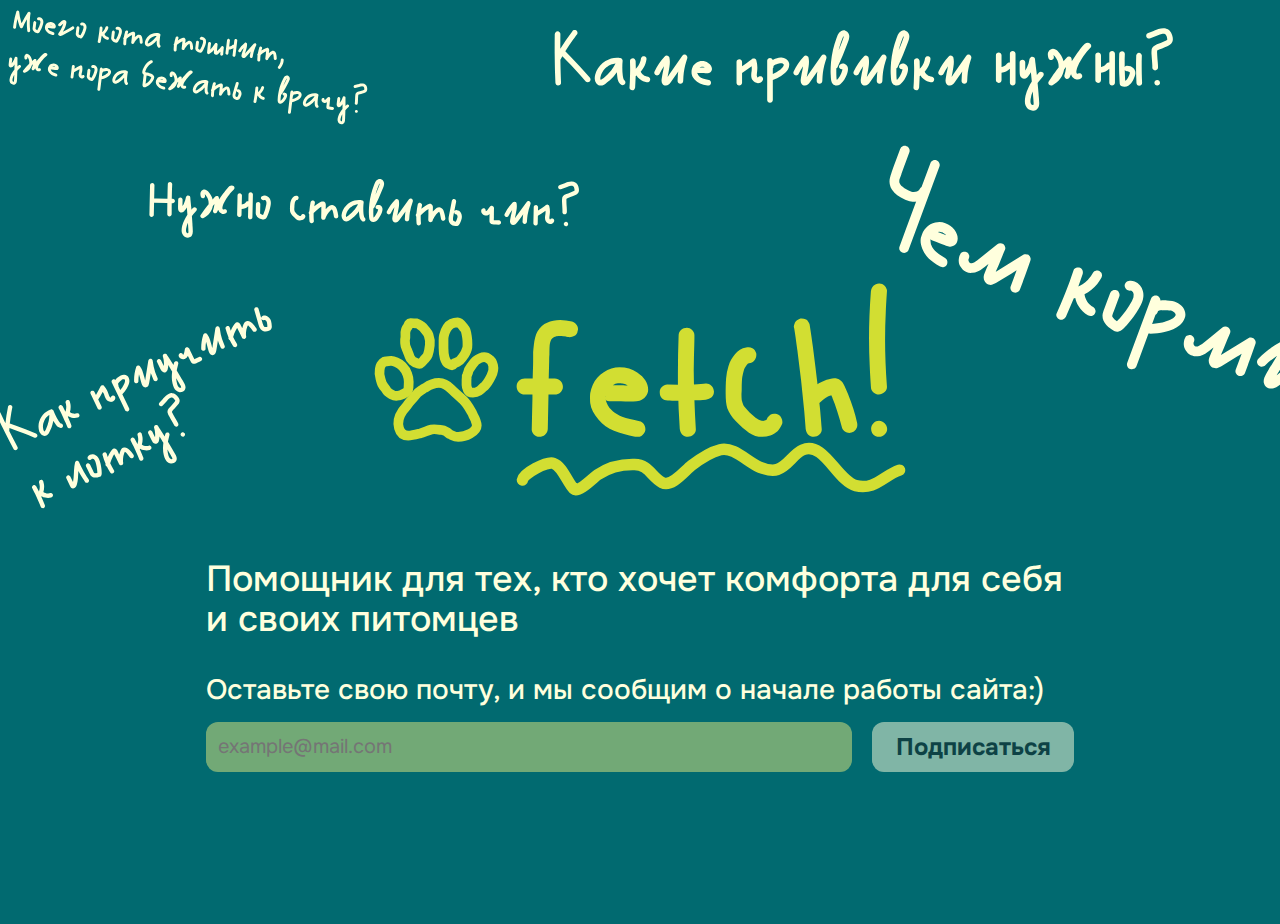
<file: page.html>
<!DOCTYPE html>
<html lang="ru">
<head>
    <meta charset="UTF-8">
    <meta http-equiv="X-UA-Compatible" content="IE=edge">
    <meta name="viewport" content="width=device-width, initial-scale=1.0">
    <meta name="description" content="description" />
    <link rel="preconnect" href="https://fonts.googleapis.com">
    <link rel="preconnect" href="https://fonts.gstatic.com" crossorigin>
    <link href="https://fonts.googleapis.com/css2?family=Onest:wght@500&display=swap" rel="stylesheet">
    <link rel="stylesheet" href="./style/normalize.min.css">
    <link rel="stylesheet" href="./style/style.css">
    <link rel="stylesheet" href="./style/media.css">
    <title>Fetch</title>
</head>
<body>
    <section class="page">
        <div class="container">
            <svg class="page__title" width="548" height="229" viewBox="0 0 548 229" fill="none" xmlns="http://www.w3.org/2000/svg">
                <path d="M77.2183 164.945C75.405 163.313 72.0346 161.341 69.5807 160.99C66.3399 160.527 62.193 159.653 58.888 160.43C54.9645 161.354 51.3512 163.293 47.4486 164.334C43.5318 165.378 38.9451 166.778 34.9059 166.778C29.8661 166.778 26.6524 163.652 25.3504 158.835C23.6131 152.407 25.2789 146.98 28.9486 141.659C30.7748 139.011 33.1717 136.787 34.9059 134.089C36.6892 131.315 39.3299 129.101 41.3045 126.468C43.0038 124.203 45.4029 121.597 47.9068 120.189C49.049 119.546 50.2089 118.734 51.2335 117.914C52.0482 117.262 53.0664 117.175 53.8642 116.523C55.4209 115.249 57.9174 114.3 59.8046 113.62C62.0895 112.798 64.133 112.398 66.5935 112.398C71.4585 112.398 76.0477 115.505 79.3399 118.797C83.0583 122.515 87.263 126.026 91.2036 129.506C95.3735 133.19 97.9846 138.258 100.674 143.017C101.362 144.233 101.791 145.657 102.422 146.92C102.957 147.989 103.815 149.113 104.103 150.264C104.628 152.366 105.63 153.992 105.63 156.238C105.63 160.666 102.07 162.833 98.5867 164.792C94.8312 166.905 90.7277 168 86.4513 168C84.4905 168 82.3037 167.448 80.5789 166.54C79.5959 166.023 77.385 165.584 76.9128 164.639" stroke="#D2DE32" stroke-width="10" stroke-linecap="round"/>
                <path d="M22.6088 91.0028C18.0414 89.142 17.0957 89.3434 10.0414 90.4674C8.98655 90.8938 7.14384 93.376 6.8277 93.8781C6.00781 95.1802 5.76579 97.0823 5.49899 98.583C4.98786 101.458 5.38816 104.988 6.19602 107.753C6.76084 109.687 7.09332 111.617 8.00393 113.438C8.86748 115.165 10.0774 116.658 11.293 118.143C12.0717 119.095 12.6111 120.481 13.5366 121.28C14.8474 122.412 16.2585 123.361 17.7623 124.221C19.5259 125.228 22.0419 126.144 24.1227 125.549C25.4912 125.158 27.0691 125.175 28.3484 124.417C29.2769 123.866 30.3241 123.543 31.2454 122.957C32.1698 122.369 33.1755 122.143 33.7939 121.171C34.5039 120.055 35.2533 118.305 35.2533 116.956C35.2533 115.048 35.4494 113.105 35.4494 111.173C35.4494 108.237 35.0259 106.085 33.99 103.353C32.0746 98.3037 27.7207 93.0855 22.6088 91.0028Z" stroke="#D2DE32" stroke-width="10" stroke-linecap="round"/>
                <path d="M101.122 93.486C104.672 88.0565 112.794 82.8194 118.57 87.9534C120.827 89.1557 122.129 93.0402 122.447 94.3137C123.309 97.7619 122.055 102.351 120.53 105.401C118.774 108.913 116.873 112.565 114.061 115.377C113.143 116.295 112.037 117.031 111.109 117.958C110.073 118.995 109.065 119.899 107.831 120.692C104.882 122.588 98.2466 123.729 96.4174 119.614C95.7103 118.023 95.0452 116.152 95.0452 114.408V109.518C95.0452 108.566 95.2412 107.645 95.2412 106.73C95.2412 106.203 95.133 105.095 95.4808 104.66C95.791 104.273 95.8239 103.538 96.0689 103.048C96.3456 102.495 96.7103 101.706 96.7986 101.088C97.2257 98.0983 99.5303 95.9209 101.122 93.486Z" stroke="#D2DE32" stroke-width="10" stroke-linecap="round"/>
                <path d="M37.6167 50.706C39.6624 50.706 41.6422 50.9021 43.683 50.9021C43.7376 50.9102 43.7988 50.9214 43.8651 50.9357C45.1629 51.2156 46.4882 52.2906 47.5611 53.0726C47.9809 53.3785 48.3659 53.6779 48.6276 53.8427C49.9674 54.6863 51.0386 55.9469 52.0038 57.1753C53.4804 59.0546 55.0987 60.6449 55.9355 62.9693C57.1154 66.247 57.5519 69.9744 57.1661 73.4465C56.7723 76.9911 56.385 80.1048 55.0968 83.4445C54.252 85.635 52.6259 86.7795 51.2414 88.5415C50.173 89.9013 48.8547 91.8354 47.2226 92.5494C46.2941 92.9557 44.7959 92.3068 43.8791 92.0267C40.898 91.1158 37.2083 88.4472 36.386 85.4049C35.7495 83.0499 34.705 80.7973 33.7831 78.5435C32.9571 76.5246 31.7247 74.1178 31.7247 71.8782C31.7247 70.3046 31.3188 68.1456 31.7682 66.6287C32.521 64.0883 31.4184 61.2525 32.2692 58.7001C32.5035 57.9971 32.5649 57.2591 32.9009 56.5872C33.3682 55.6525 34.056 54.8451 34.5672 53.9407C35.0557 53.0765 35.4316 52.0223 35.9504 51.207C36.3511 50.5773 36.9659 50.706 37.6167 50.706Z" stroke="#D2DE32" stroke-width="10" stroke-linecap="round"/>
                <path d="M76.073 92.4187C77.3818 93.2406 78.5101 94.2266 80.1462 94.2266C81.3542 94.2266 81.8312 92.4187 82.6512 92.0267C84.1258 91.5897 85.2402 90.95 86.6155 90.2623C88.1134 89.5134 89.3993 88.0928 90.3403 86.7336C91.6569 84.8318 93.0174 83.1773 94.0214 81.092C94.6501 79.7863 95.1821 78.3538 95.6333 76.9752C96.1711 75.332 96.0254 73.6299 96.0254 71.9218C96.0254 69.6944 95.9475 67.5953 95.5897 65.4089C95.1901 62.9665 94.9235 60.4663 94.1086 58.1119C93.6551 56.802 92.4948 55.718 91.669 54.6268C90.4138 52.9681 88.2926 49.9219 85.9838 49.9219C83.9772 49.9219 81.5615 50.4149 79.7542 51.2941C75.2153 53.5022 72.9432 58.983 71.7166 63.601C71.2129 65.4974 71.3245 67.5397 71.3245 69.4822V76.3435C71.3245 79.9395 71.4531 83.1509 72.5007 86.6247C73.186 88.897 73.9759 91.102 76.073 92.4187Z" stroke="#D2DE32" stroke-width="10" stroke-linecap="round"/>
                <path d="M208.889 52.8C209.689 54.08 210.089 55.36 210.089 56.64C210.089 57.28 209.929 58.08 209.609 59.04C209.449 61.12 208.249 62.8 206.009 64.08C204.409 65.04 202.249 65.36 199.529 65.04L195.689 64.32H195.929C194.489 64.16 192.329 64.08 189.449 64.08H189.209L187.049 64.32H188.249C186.649 64.64 185.609 64.96 185.129 65.28L183.929 66L182.489 67.68C182.489 67.68 182.489 67.76 182.489 67.92C182.489 67.92 182.409 67.92 182.249 67.92C182.409 67.92 182.489 67.92 182.489 67.92C182.489 67.76 182.489 67.68 182.489 67.68C181.689 69.12 181.129 71.12 180.809 73.68C180.649 75.76 180.569 78.96 180.569 83.28C180.409 84.56 180.329 86.64 180.329 89.52L179.849 107.76H186.089C188.489 107.76 190.489 108.64 192.089 110.4C193.689 112.16 194.489 114.24 194.489 116.64C194.489 118.72 193.609 120.56 191.849 122.16C190.249 123.6 188.329 124.32 186.089 124.32H179.609L178.889 159.84C178.729 162.24 177.769 164.24 176.009 165.84C174.409 167.28 172.409 168 170.009 168C167.929 168 166.089 167.2 164.489 165.6C162.889 163.84 162.169 161.92 162.329 159.84L163.049 127.92V124.32H155.129C152.729 124.32 150.729 123.52 149.129 121.92C147.529 120.16 146.729 118.08 146.729 115.68C146.729 113.6 147.529 111.76 149.129 110.16C150.889 108.56 152.889 107.76 155.129 107.76H163.289L163.529 99.36C163.689 96.32 163.769 91.68 163.769 85.44C163.769 84.16 163.769 82.48 163.769 80.4C163.929 78.32 164.169 75.92 164.489 73.2C165.129 67.28 166.329 62.72 168.089 59.52C170.969 54.88 174.329 51.84 178.169 50.4C182.169 48.48 186.649 47.52 191.609 47.52C195.609 47.84 199.689 48.32 203.849 48.96C205.609 49.44 207.289 50.72 208.889 52.8ZM189.209 64.08H189.449C189.129 64.24 188.729 64.32 188.249 64.32L189.209 64.08ZM196.409 64.32C196.729 64.48 197.209 64.56 197.849 64.56L196.409 64.32ZM180.809 73.2C180.969 72.88 181.049 72.48 181.049 72C181.049 72.48 180.969 72.88 180.809 73.2ZM273.557 151.92C275.317 152.24 276.757 153.2 277.877 154.8C278.997 156.4 279.557 158.16 279.557 160.08C279.557 160.88 279.477 161.52 279.317 162C278.837 163.92 277.557 165.6 275.477 167.04C274.357 167.68 272.997 168 271.397 168C270.277 168 269.477 167.92 268.997 167.76C260.837 166.32 253.557 164.32 247.157 161.76C240.917 159.04 235.637 155.2 231.317 150.24C226.357 144.8 223.477 139.2 222.677 133.44C222.517 132.16 222.437 130.4 222.437 128.16C222.437 125.76 222.517 124 222.677 122.88C223.157 120 224.037 117.12 225.317 114.24C227.717 108.8 231.477 104.48 236.597 101.28C241.717 97.92 247.157 96.24 252.917 96.24C259.957 96.24 266.037 98 271.157 101.52C278.677 106.64 282.437 112.56 282.437 119.28C282.437 121.84 281.557 124.24 279.797 126.48C278.197 128.56 276.117 130 273.557 130.8C271.637 131.28 269.477 131.52 267.077 131.52C264.837 131.52 263.397 131.52 262.757 131.52C258.277 131.36 251.557 131.28 242.597 131.28C241.157 131.28 239.877 130.96 238.757 130.32C239.077 131.6 239.397 132.48 239.717 132.96C240.517 134.72 241.317 136.24 242.117 137.52L241.637 137.04C241.957 137.36 242.117 137.52 242.117 137.52L242.837 138.72C242.837 138.56 242.677 138.32 242.357 138L246.197 141.84C248.277 143.6 251.397 145.44 255.557 147.36C260.357 148.96 266.357 150.48 273.557 151.92ZM255.317 113.04C254.837 112.88 253.957 112.8 252.677 112.8C251.557 112.8 250.677 112.88 250.037 113.04L252.437 112.56L248.597 113.28L245.957 114.72H256.757C257.877 114.88 259.397 114.96 261.317 114.96L260.117 114.24L260.597 114.48L259.877 114.24L258.677 113.52L259.637 114C257.717 113.36 256.277 113.04 255.317 113.04ZM248.117 113.52C247.957 113.68 247.717 113.76 247.397 113.76C247.237 113.76 247.077 113.84 246.917 114C247.077 113.84 247.237 113.76 247.397 113.76C247.717 113.76 247.957 113.68 248.117 113.52ZM260.117 114.24L259.637 114L259.877 114.24H260.117ZM269.477 114.72H269.237H269.477ZM266.117 117.84V118.08V118.32V117.84ZM266.357 120.24L266.117 119.76L266.357 120.24ZM239.717 122.64V122.16V122.4V122.64ZM238.517 126.96C238.677 126.64 238.757 126.24 238.757 125.76C238.757 126.08 238.677 126.32 238.517 126.48V126.96ZM238.517 129.12C238.677 129.28 238.757 129.52 238.757 129.84C238.757 129.36 238.677 128.96 238.517 128.64V129.12ZM238.757 130.56V130.32V130.56ZM240.197 134.64L239.957 133.92L240.197 134.64ZM242.117 137.52L242.357 138L242.117 137.52ZM247.877 143.28L246.677 142.32L247.877 143.28ZM347.905 115.44C349.185 116.56 349.985 118.48 350.305 121.2C350.305 123.6 349.505 125.6 347.905 127.2C346.305 128.48 344.305 129.28 341.905 129.6C338.065 130.08 334.145 130.32 330.145 130.32C330.465 140.24 330.945 150.08 331.585 159.84C331.745 162.08 330.945 164 329.185 165.6C327.585 167.04 325.665 167.84 323.425 168C321.025 168 319.025 167.2 317.425 165.6C316.145 164 315.345 162.08 315.025 159.84L313.825 138.72L313.585 130.8C308.625 130.8 304.945 130.72 302.545 130.56C300.145 130.4 298.145 129.6 296.545 128.16C295.105 126.56 294.385 124.56 294.385 122.16C294.225 120.08 294.945 118.24 296.545 116.64C298.145 114.88 299.985 114 302.065 114L313.105 114.24V101.52C313.105 88.88 313.345 76.24 313.825 63.6C313.825 61.2 314.625 59.28 316.225 57.84C317.985 56.24 320.065 55.44 322.465 55.44C324.385 55.44 326.145 56.24 327.745 57.84C329.345 59.44 330.145 61.2 330.145 63.12C330.145 67.92 329.985 75.12 329.665 84.72L329.425 99.36L329.665 114C335.105 113.68 339.185 113.36 341.905 113.04H342.385C344.145 113.04 345.985 113.84 347.905 115.44ZM419.714 148.32C420.834 150.4 421.154 152.48 420.674 154.56C419.234 157.92 417.634 160.48 415.874 162.24C413.634 164.16 411.154 165.6 408.434 166.56C405.714 167.52 402.994 168 400.274 168C395.154 168 390.514 166.56 386.354 163.68C382.194 160.8 377.634 156.8 372.674 151.68C368.674 147.36 365.794 142.96 364.034 138.48C362.914 134.8 362.354 129.84 362.354 123.6C362.354 117.2 362.514 111.84 362.834 107.52C363.154 103.2 363.954 99.04 365.234 95.04C366.674 90.4 368.914 86.32 371.954 82.8C374.994 78.96 378.834 76.64 383.474 75.84C384.114 75.68 384.994 75.6 386.114 75.6C387.394 75.6 388.674 75.92 389.954 76.56C391.714 77.36 392.994 79.04 393.794 81.6C393.954 82.08 394.034 82.72 394.034 83.52C394.034 85.12 393.634 86.56 392.834 87.84C392.354 88.8 391.634 89.68 390.674 90.48C389.874 91.12 388.994 91.52 388.034 91.68L386.114 92.16L385.394 92.64C385.394 92.48 385.394 92.4 385.394 92.4C385.554 92.4 385.634 92.4 385.634 92.4L385.154 92.64L384.434 93.12L385.154 92.88L384.194 93.6C384.354 93.6 384.434 93.6 384.434 93.6C384.434 93.44 384.434 93.36 384.434 93.36L384.194 93.84C384.194 93.84 383.794 94.24 382.994 95.04L383.714 94.32L382.034 96.96V97.2C381.874 97.36 381.554 97.92 381.074 98.88L381.554 97.92C380.914 99.68 380.274 102.32 379.634 105.84V105.6C379.154 108.48 378.914 112.88 378.914 118.8C378.914 119.92 378.834 121.6 378.674 123.84C378.674 126.08 378.754 128 378.914 129.6V129.36V130.08C379.074 130.4 379.154 130.88 379.154 131.52V130.8C379.474 132.24 379.954 133.68 380.594 135.12C380.914 135.76 381.314 136.4 381.794 137.04L381.314 136.32C383.234 138.72 385.234 140.96 387.314 143.04L392.354 147.6L392.114 147.36C393.394 148.64 395.314 149.84 397.874 150.96L399.554 151.44C400.994 151.44 402.034 151.36 402.674 151.2L404.114 150.48C404.434 150.16 404.594 150 404.594 150L404.834 149.76C405.314 148.32 406.514 146.8 408.434 145.2C409.554 144.56 410.834 144.24 412.274 144.24C413.554 144.24 414.434 144.32 414.914 144.48C416.994 144.96 418.594 146.24 419.714 148.32ZM387.314 91.68L386.594 91.92L387.314 91.68ZM385.634 92.4V92.16L386.114 91.92L385.634 92.4ZM385.154 92.64H385.394C385.394 92.64 385.314 92.64 385.154 92.64C385.154 92.64 385.154 92.72 385.154 92.88V92.64ZM383.714 94.32C383.714 94.32 383.874 94.16 384.194 93.84V93.6C384.194 93.76 384.034 94 383.714 94.32ZM382.034 97.2V96.96L381.554 97.92L382.034 97.2ZM379.154 108L379.394 106.8L379.154 108ZM379.154 130.8C379.154 130.48 379.074 130.24 378.914 130.08V129.6C379.074 129.92 379.154 130.32 379.154 130.8ZM405.314 149.28C404.994 149.6 404.834 149.76 404.834 149.76V150L405.314 149.28ZM404.354 150.72C404.514 150.72 404.594 150.56 404.594 150.24L404.354 150.72ZM403.874 150.72H404.114H403.874ZM403.394 150.96H403.634H403.394ZM399.794 151.44C399.954 151.6 400.274 151.68 400.754 151.68L402.194 151.44C401.554 151.44 401.074 151.52 400.754 151.68L399.794 151.44ZM497.941 153.36C498.101 153.84 498.181 154.64 498.181 155.76C498.181 157.52 497.621 159.12 496.501 160.56C495.541 161.84 494.101 162.8 492.181 163.44C491.221 163.76 490.501 163.92 490.021 163.92C488.261 163.92 486.581 163.36 484.981 162.24C483.381 160.96 482.421 159.44 482.101 157.68C479.061 145.84 475.781 135.76 472.261 127.44L472.741 128.16L471.301 125.04C470.661 125.2 469.701 125.6 468.421 126.24L470.341 125.28C468.581 125.92 466.421 127.12 463.861 128.88L463.381 129.36L462.901 129.6L463.141 129.36L459.061 132.96C459.701 138.4 460.501 147.36 461.461 159.84C461.621 162.08 460.821 164 459.061 165.6C457.461 167.04 455.541 167.84 453.301 168C450.901 168 448.901 167.2 447.301 165.6C446.021 164 445.221 162.08 444.901 159.84L443.461 141.84C441.541 120.72 439.141 99.52 436.261 78.24V78.48C434.981 68.56 433.941 61.2 433.141 56.4C432.821 55.44 432.661 54.72 432.661 54.24C432.661 53.76 432.821 53.04 433.141 52.08L433.861 49.92C434.981 48.16 436.661 46.88 438.901 46.08C439.221 45.92 439.781 45.84 440.581 45.84C442.181 45.84 443.781 46.24 445.381 47.04C446.181 47.52 446.901 48.24 447.541 49.2C448.341 50.16 448.821 51.12 448.981 52.08C450.581 62.32 451.701 70 452.341 75.12C454.421 91.28 456.021 104.16 457.141 113.76C458.261 112.96 458.901 112.56 459.061 112.56C460.981 111.44 463.461 110.32 466.501 109.2C467.141 109.04 468.261 108.72 469.861 108.24C471.461 107.76 472.901 107.52 474.181 107.52C479.141 107.52 482.741 110.16 484.981 115.44L488.581 123.84C492.901 134.72 496.021 144.56 497.941 153.36ZM436.261 79.2V78.48V79.2ZM436.261 79.2C436.421 79.36 436.501 79.76 436.501 80.4C436.501 79.76 436.421 79.36 436.261 79.2ZM470.341 122.4V122.64H470.581L470.341 122.4ZM475.861 123.84L474.901 124.08L475.861 123.84ZM472.501 123.84H472.741H472.501ZM474.661 124.32L474.421 124.08H474.181L474.661 124.32ZM471.781 126.24L472.261 127.44L471.781 126.24ZM463.381 129.36C463.381 129.36 463.541 129.2 463.861 128.88C463.541 129.2 463.301 129.36 463.141 129.36H463.381ZM512.164 18C512.484 15.6 513.364 13.68 514.804 12.24C516.244 10.8 518.164 9.99999 520.564 9.83999H521.044C522.964 9.83999 524.724 10.64 526.324 12.24C527.124 13.04 527.764 14 528.244 15.12C528.724 16.08 528.884 17.04 528.724 18C528.084 27.6 527.684 34.72 527.524 39.36C527.044 48.64 526.804 58 526.804 67.44C526.804 82.64 527.444 98.8 528.724 115.92C528.884 118.16 528.084 120.08 526.324 121.68C524.564 123.28 522.564 124.16 520.324 124.32C518.404 124.32 516.484 123.52 514.564 121.92C512.964 120.32 512.164 118.32 512.164 115.92C511.524 106.16 511.124 99.04 510.964 94.56C510.484 85.12 510.244 75.76 510.244 66.48C510.244 51.28 510.884 35.12 512.164 18ZM520.564 168C518.164 168 516.164 167.2 514.564 165.6C513.124 163.84 512.404 161.76 512.404 159.36C512.404 157.28 513.204 155.44 514.804 153.84C516.564 152.24 518.484 151.44 520.564 151.44C522.804 151.44 524.724 152.32 526.324 154.08C527.924 155.68 528.804 157.6 528.964 159.84C528.964 161.92 528.084 163.84 526.324 165.6C524.724 167.2 522.804 168 520.564 168Z" fill="#D2DE32"/>
                <path d="M152.729 212.506C153.557 205.876 177.61 192.875 184.781 195.265C193.885 198.3 199.149 215.057 205.745 221.652C210.354 226.262 226.862 209.293 230.27 207.002C241.972 199.133 254.534 196.092 268.474 196.48C283.105 196.886 285.546 209.13 296.884 215.177C306.795 220.463 320.06 203.049 327.074 197.613C335.776 190.869 345.858 183.973 356.699 181.263C371.105 177.661 385.143 194.497 397.816 199.393C402.832 201.331 410.369 203.444 415.623 201.66C426.609 197.929 431.875 185.813 441.848 181.425C463.647 171.833 477.548 213.645 496.564 218.333C516.424 223.231 525.371 207.76 541.729 202.307" stroke="#D2DE32" stroke-width="11.7879" stroke-linecap="round"/>
                </svg>
                <svg class="page__title page__title-576" width="164" height="257" viewBox="0 0 164 257" fill="none" xmlns="http://www.w3.org/2000/svg">
                    <path d="M99.2453 155.064C96.8795 152.935 92.4824 150.362 89.2809 149.905C85.0528 149.301 79.6426 148.16 75.3308 149.174C70.2119 150.379 65.4978 152.909 60.4064 154.267C55.2963 155.63 49.3124 157.456 44.0427 157.456C37.4675 157.456 33.2748 153.378 31.5761 147.093C29.3095 138.706 31.4828 131.626 36.2704 124.684C38.653 121.229 41.7802 118.328 44.0427 114.808C46.3692 111.189 49.8143 108.301 52.3906 104.866C54.6075 101.91 57.7374 98.5106 61.0042 96.673C62.4943 95.8348 64.0076 94.7752 65.3443 93.7058C66.4073 92.8555 67.7356 92.7417 68.7764 91.8901C70.8074 90.2284 74.0645 88.99 76.5265 88.1036C79.5076 87.0305 82.1736 86.5093 85.3837 86.5093C91.7308 86.5093 97.718 90.5621 102.013 94.8573C106.864 99.7085 112.35 104.288 117.491 108.83C122.931 113.635 126.338 120.247 129.847 126.455C130.744 128.043 131.304 129.9 132.128 131.548C132.825 132.943 133.944 134.409 134.32 135.911C135.006 138.653 136.313 140.774 136.313 143.705C136.313 149.482 131.668 152.309 127.123 154.865C122.224 157.621 116.87 159.05 111.291 159.05C108.733 159.05 105.88 158.33 103.63 157.146C102.347 156.471 99.4627 155.898 98.8467 154.666" stroke="#D2DE32" stroke-width="10" stroke-linecap="round"/>
                    <path d="M27.9993 58.5961C22.0404 56.1685 20.8066 56.4312 11.6033 57.8976C10.227 58.4539 7.82295 61.6922 7.4105 62.3473C6.34084 64.0462 6.02509 66.5276 5.67701 68.4856C5.01017 72.2365 5.53242 76.8417 6.58638 80.4495C7.32328 82.972 7.75705 85.4905 8.94506 87.8666C10.0717 90.1198 11.6502 92.0664 13.2362 94.0048C14.2521 95.2465 14.9558 97.0542 16.1632 98.097C17.8734 99.574 19.7143 100.812 21.6763 101.933C23.9771 103.248 27.2596 104.443 29.9743 103.667C31.7598 103.157 33.8183 103.178 35.4874 102.189C36.6988 101.471 38.065 101.05 39.2669 100.285C40.473 99.5177 41.785 99.2229 42.5918 97.9549C43.5181 96.4994 44.4958 94.2155 44.4958 92.4561C44.4958 89.967 44.7516 87.431 44.7516 84.9111C44.7516 81.081 44.1992 78.2724 42.8476 74.7091C40.3488 68.1212 34.6685 61.3132 27.9993 58.5961Z" stroke="#D2DE32" stroke-width="10" stroke-linecap="round"/>
                    <path d="M130.432 61.8358C135.063 54.7521 145.659 47.9196 153.194 54.6176C156.139 56.1863 157.837 61.2542 158.253 62.9156C159.377 67.4143 157.741 73.4019 155.752 77.3803C153.461 81.9629 150.98 86.7274 147.312 90.3957C146.114 91.5936 144.671 92.5532 143.461 93.7633C142.108 95.116 140.794 96.2948 139.184 97.3297C135.336 99.8034 126.68 101.293 124.293 95.923C123.371 93.8474 122.503 91.4067 122.503 89.1311V82.7513C122.503 81.5099 122.759 80.3076 122.759 79.1138C122.759 78.4274 122.618 76.9813 123.071 76.4141C123.476 75.9083 123.519 74.9507 123.839 74.3112C124.2 73.5892 124.675 72.5603 124.791 71.7536C125.348 67.8531 128.355 65.0125 130.432 61.8358Z" stroke="#D2DE32" stroke-width="10" stroke-linecap="round"/>
                    <path d="M47.5792 6.02318C50.2481 6.02318 52.8311 6.27894 55.4936 6.27894C55.5648 6.28961 55.6446 6.30416 55.7311 6.32281C57.4243 6.68796 59.1533 8.0905 60.5531 9.11066C61.1007 9.50979 61.603 9.90037 61.9444 10.1154C63.6925 11.216 65.09 12.8607 66.3492 14.4633C68.2757 16.9151 70.3869 18.9899 71.4786 22.0224C73.0181 26.2987 73.5876 31.1615 73.0843 35.6915C72.5704 40.3159 72.0652 44.3781 70.3846 48.7353C69.2823 51.593 67.1608 53.0862 65.3546 55.3851C63.9607 57.1591 62.2407 59.6824 60.1115 60.6139C58.9 61.144 56.9455 60.2974 55.7493 59.9319C51.8601 58.7435 47.0463 55.262 45.9736 51.2929C45.1432 48.2205 43.7805 45.2815 42.5777 42.3412C41.5001 39.7072 39.8922 36.5672 39.8922 33.6454C39.8922 31.5923 39.3626 28.7757 39.949 26.7967C40.931 23.4823 39.4926 19.7826 40.6026 16.4525C40.9083 15.5354 40.9884 14.5726 41.4267 13.696C42.0364 12.4766 42.9338 11.4232 43.6007 10.2432C44.238 9.11575 44.7284 7.74041 45.4052 6.67679C45.928 5.85522 46.7301 6.02318 47.5792 6.02318Z" stroke="#D2DE32" stroke-width="10" stroke-linecap="round"/>
                    <path d="M97.751 60.4433C99.4586 61.5155 100.931 62.802 103.065 62.802C104.641 62.802 105.263 60.4433 106.333 59.9318C108.257 59.3617 109.711 58.5271 111.505 57.6299C113.459 56.6528 115.137 54.7995 116.365 53.0262C118.082 50.5451 119.857 48.3865 121.167 45.666C121.988 43.9624 122.682 42.0935 123.27 40.295C123.972 38.1512 123.782 35.9306 123.782 33.7021C123.782 30.7961 123.68 28.0575 123.213 25.2051C122.692 22.0186 122.344 18.7568 121.281 15.6851C120.689 13.9761 119.176 12.5619 118.098 11.1383C116.461 8.9743 113.693 5 110.681 5C108.063 5 104.912 5.64324 102.554 6.79033C96.632 9.67109 93.6678 16.8215 92.0674 22.8464C91.4102 25.3205 91.5559 27.985 91.5559 30.5193V39.4709C91.5559 44.1623 91.7237 48.3521 93.0905 52.8841C93.9845 55.8487 95.0151 58.7254 97.751 60.4433Z" stroke="#D2DE32" stroke-width="10" stroke-linecap="round"/>
                    <path d="M28.5493 187.553C28.8652 188.059 29.0232 188.564 29.0232 189.07C29.0232 189.323 28.96 189.639 28.8336 190.018C28.7704 190.839 28.2965 191.503 27.4119 192.008C26.78 192.387 25.9269 192.514 24.8527 192.387L23.3361 192.103H23.4309C22.8622 192.04 22.0091 192.008 20.8717 192.008H20.7769L19.9239 192.103H20.3978C19.7659 192.229 19.3551 192.356 19.1656 192.482L18.6916 192.766L18.1229 193.43C18.1229 193.43 18.1229 193.462 18.1229 193.525C18.1229 193.525 18.0913 193.525 18.0282 193.525C18.0913 193.525 18.1229 193.525 18.1229 193.525C18.1229 193.462 18.1229 193.43 18.1229 193.43C17.807 193.999 17.5858 194.789 17.4594 195.8C17.3963 196.621 17.3647 197.885 17.3647 199.591C17.3015 200.096 17.2699 200.918 17.2699 202.055L17.0803 209.259H19.5447C20.4926 209.259 21.2824 209.607 21.9143 210.302C22.5462 210.997 22.8622 211.818 22.8622 212.766C22.8622 213.588 22.5146 214.314 21.8195 214.946C21.1876 215.515 20.4294 215.799 19.5447 215.799H16.9855L16.7012 229.827C16.638 230.775 16.2588 231.565 15.5637 232.197C14.9318 232.766 14.142 233.05 13.1941 233.05C12.3727 233.05 11.646 232.734 11.0141 232.102C10.3822 231.407 10.0978 230.649 10.161 229.827L10.4454 217.221V215.799H7.31747C6.36962 215.799 5.57975 215.483 4.94785 214.851C4.31595 214.156 4 213.335 4 212.387C4 211.565 4.31595 210.839 4.94785 210.207C5.64294 209.575 6.43281 209.259 7.31747 209.259H10.5402L10.6349 205.942C10.6981 204.741 10.7297 202.908 10.7297 200.444C10.7297 199.938 10.7297 199.275 10.7297 198.454C10.7929 197.632 10.8877 196.684 11.0141 195.61C11.2668 193.272 11.7408 191.471 12.4358 190.207C13.5733 188.375 14.9003 187.174 16.4168 186.605C17.9966 185.847 19.7659 185.468 21.7248 185.468C23.3045 185.594 24.9159 185.784 26.5588 186.037C27.2539 186.226 27.9174 186.732 28.5493 187.553ZM20.7769 192.008H20.8717C20.7453 192.071 20.5873 192.103 20.3978 192.103L20.7769 192.008ZM23.6205 192.103C23.7468 192.166 23.9364 192.198 24.1892 192.198L23.6205 192.103ZM17.4594 195.61C17.5226 195.484 17.5542 195.326 17.5542 195.136C17.5542 195.326 17.5226 195.484 17.4594 195.61ZM54.0893 226.699C54.7844 226.826 55.3531 227.205 55.7955 227.837C56.2378 228.469 56.459 229.164 56.459 229.922C56.459 230.238 56.4274 230.491 56.3642 230.68C56.1746 231.439 55.6691 232.102 54.8476 232.671C54.4053 232.924 53.8682 233.05 53.2363 233.05C52.7939 233.05 52.478 233.018 52.2884 232.955C49.0657 232.386 46.1906 231.597 43.663 230.586C41.1986 229.511 39.1133 227.995 37.4072 226.036C35.4483 223.887 34.3109 221.676 33.995 219.401C33.9318 218.895 33.9002 218.2 33.9002 217.316C33.9002 216.368 33.9318 215.673 33.995 215.23C34.1845 214.093 34.5321 212.956 35.0376 211.818C35.9854 209.67 37.4704 207.964 39.4925 206.7C41.5145 205.373 43.663 204.709 45.9378 204.709C48.7182 204.709 51.1194 205.404 53.1415 206.795C56.1114 208.817 57.5964 211.155 57.5964 213.809C57.5964 214.82 57.2488 215.768 56.5537 216.652C55.9218 217.474 55.1004 218.042 54.0893 218.358C53.3311 218.548 52.478 218.643 51.5301 218.643C50.6455 218.643 50.0768 218.643 49.824 218.643C48.0547 218.58 45.4007 218.548 41.8621 218.548C41.2934 218.548 40.7879 218.422 40.3455 218.169C40.4719 218.674 40.5983 219.022 40.7247 219.211C41.0406 219.906 41.3566 220.507 41.6725 221.012L41.483 220.823C41.6093 220.949 41.6725 221.012 41.6725 221.012L41.9569 221.486C41.9569 221.423 41.8937 221.328 41.7673 221.202L43.2839 222.718C44.1053 223.414 45.3375 224.14 46.9805 224.898C48.8762 225.53 51.2458 226.131 54.0893 226.699ZM46.8857 211.344C46.6961 211.281 46.3486 211.249 45.8431 211.249C45.4007 211.249 45.0532 211.281 44.8004 211.344L45.7483 211.155L44.2317 211.439L43.1891 212.008H47.4544C47.8967 212.071 48.497 212.103 49.2553 212.103L48.7814 211.818L48.971 211.913L48.6866 211.818L48.2127 211.534L48.5918 211.723C47.8335 211.471 47.2648 211.344 46.8857 211.344ZM44.0421 211.534C43.979 211.597 43.8842 211.629 43.7578 211.629C43.6946 211.629 43.6314 211.66 43.5682 211.723C43.6314 211.66 43.6946 211.629 43.7578 211.629C43.8842 211.629 43.979 211.597 44.0421 211.534ZM48.7814 211.818L48.5918 211.723L48.6866 211.818H48.7814ZM52.478 212.008H52.3832H52.478ZM51.151 213.24V213.335V213.43V213.24ZM51.2458 214.188L51.151 213.998L51.2458 214.188ZM40.7247 215.136V214.946V215.041V215.136ZM40.2508 216.842C40.3139 216.715 40.3455 216.557 40.3455 216.368C40.3455 216.494 40.3139 216.589 40.2508 216.652V216.842ZM40.2508 217.695C40.3139 217.758 40.3455 217.853 40.3455 217.979C40.3455 217.79 40.3139 217.632 40.2508 217.505V217.695ZM40.3455 218.264V218.169V218.264ZM40.9142 219.875L40.8195 219.591L40.9142 219.875ZM41.6725 221.012L41.7673 221.202L41.6725 221.012ZM43.9474 223.287L43.4734 222.908L43.9474 223.287ZM83.4519 212.292C83.9574 212.734 84.2734 213.493 84.3997 214.567C84.3997 215.515 84.0838 216.305 83.4519 216.937C82.82 217.442 82.0301 217.758 81.0823 217.884C79.5657 218.074 78.0176 218.169 76.4378 218.169C76.5642 222.087 76.7538 225.973 77.0065 229.827C77.0697 230.712 76.7538 231.47 76.0587 232.102C75.4268 232.671 74.6685 232.987 73.7838 233.05C72.836 233.05 72.0461 232.734 71.4142 232.102C70.9087 231.47 70.5928 230.712 70.4664 229.827L69.9925 221.486L69.8977 218.358C67.9388 218.358 66.4854 218.327 65.5376 218.264C64.5897 218.2 63.7998 217.884 63.1679 217.316C62.5992 216.684 62.3149 215.894 62.3149 214.946C62.2517 214.125 62.536 213.398 63.1679 212.766C63.7998 212.071 64.5265 211.723 65.348 211.723L69.7081 211.818V206.795C69.7081 201.803 69.8029 196.811 69.9925 191.819C69.9925 190.871 70.3084 190.112 70.9403 189.544C71.6354 188.912 72.4569 188.596 73.4047 188.596C74.163 188.596 74.8581 188.912 75.49 189.544C76.1219 190.176 76.4378 190.871 76.4378 191.629C76.4378 193.525 76.3746 196.368 76.2482 200.16L76.1535 205.942L76.2482 211.723C78.3967 211.597 80.008 211.471 81.0823 211.344H81.2718C81.9669 211.344 82.6936 211.66 83.4519 212.292ZM111.812 225.278C112.254 226.099 112.381 226.921 112.191 227.742C111.622 229.069 110.99 230.08 110.295 230.775C109.411 231.533 108.431 232.102 107.357 232.481C106.283 232.86 105.208 233.05 104.134 233.05C102.112 233.05 100.28 232.481 98.6367 231.344C96.9938 230.206 95.1929 228.627 93.234 226.605C91.6542 224.898 90.5168 223.161 89.8217 221.391C89.3794 219.938 89.1582 217.979 89.1582 215.515C89.1582 212.987 89.2214 210.87 89.3478 209.164C89.4742 207.458 89.7901 205.815 90.2957 204.235C90.8644 202.403 91.749 200.792 92.9496 199.401C94.1502 197.885 95.6668 196.969 97.4993 196.653C97.7521 196.589 98.0996 196.558 98.5419 196.558C99.0475 196.558 99.553 196.684 100.058 196.937C100.754 197.253 101.259 197.916 101.575 198.927C101.638 199.117 101.67 199.37 101.67 199.686C101.67 200.318 101.512 200.886 101.196 201.392C101.006 201.771 100.722 202.119 100.343 202.434C100.027 202.687 99.6793 202.845 99.3002 202.908L98.5419 203.098L98.2576 203.288C98.2576 203.224 98.2576 203.193 98.2576 203.193C98.3208 203.193 98.3524 203.193 98.3524 203.193L98.1628 203.288L97.8784 203.477L98.1628 203.382L97.7837 203.667C97.8468 203.667 97.8784 203.667 97.8784 203.667C97.8784 203.604 97.8784 203.572 97.8784 203.572L97.7837 203.761C97.7837 203.761 97.6257 203.919 97.3097 204.235L97.5941 203.951L96.9306 204.994V205.088C96.8674 205.152 96.741 205.373 96.5514 205.752L96.741 205.373C96.4883 206.068 96.2355 207.111 95.9827 208.501V208.406C95.7932 209.543 95.6984 211.281 95.6984 213.619C95.6984 214.061 95.6668 214.725 95.6036 215.61C95.6036 216.494 95.6352 217.253 95.6984 217.884V217.79V218.074C95.7616 218.2 95.7932 218.39 95.7932 218.643V218.358C95.9196 218.927 96.1091 219.496 96.3619 220.064C96.4883 220.317 96.6462 220.57 96.8358 220.823L96.6462 220.538C97.4045 221.486 98.1944 222.371 99.0159 223.192L101.006 224.993L100.912 224.898C101.417 225.404 102.175 225.878 103.186 226.32L103.85 226.51C104.419 226.51 104.829 226.478 105.082 226.415L105.651 226.131C105.777 226.004 105.84 225.941 105.84 225.941L105.935 225.846C106.125 225.278 106.599 224.677 107.357 224.045C107.799 223.793 108.305 223.666 108.873 223.666C109.379 223.666 109.727 223.698 109.916 223.761C110.738 223.951 111.369 224.456 111.812 225.278ZM99.0159 202.908L98.7315 203.003L99.0159 202.908ZM98.3524 203.193V203.098L98.5419 203.003L98.3524 203.193ZM98.1628 203.288H98.2576C98.2576 203.288 98.226 203.288 98.1628 203.288C98.1628 203.288 98.1628 203.319 98.1628 203.382V203.288ZM97.5941 203.951C97.5941 203.951 97.6573 203.888 97.7837 203.761V203.667C97.7837 203.73 97.7205 203.825 97.5941 203.951ZM96.9306 205.088V204.994L96.741 205.373L96.9306 205.088ZM95.7932 209.354L95.888 208.88L95.7932 209.354ZM95.7932 218.358C95.7932 218.232 95.7616 218.137 95.6984 218.074V217.884C95.7616 218.011 95.7932 218.169 95.7932 218.358ZM106.125 225.657C105.998 225.783 105.935 225.846 105.935 225.846V225.941L106.125 225.657ZM105.746 226.225C105.809 226.225 105.84 226.162 105.84 226.036L105.746 226.225ZM105.556 226.225H105.651H105.556ZM105.366 226.32H105.461H105.366ZM103.945 226.51C104.008 226.573 104.134 226.605 104.324 226.605L104.893 226.51C104.64 226.51 104.45 226.541 104.324 226.605L103.945 226.51ZM142.706 227.268C142.77 227.458 142.801 227.774 142.801 228.216C142.801 228.911 142.58 229.543 142.138 230.112C141.759 230.617 141.19 230.996 140.432 231.249C140.053 231.375 139.768 231.439 139.579 231.439C138.883 231.439 138.22 231.217 137.588 230.775C136.956 230.27 136.577 229.669 136.451 228.974C135.25 224.298 133.955 220.317 132.565 217.031L132.754 217.316L132.185 216.084C131.933 216.147 131.553 216.305 131.048 216.557L131.806 216.178C131.111 216.431 130.258 216.905 129.247 217.6L129.057 217.79L128.868 217.884L128.963 217.79L127.351 219.211C127.604 221.36 127.92 224.898 128.299 229.827C128.362 230.712 128.046 231.47 127.351 232.102C126.719 232.671 125.961 232.987 125.077 233.05C124.129 233.05 123.339 232.734 122.707 232.102C122.201 231.47 121.885 230.712 121.759 229.827L121.19 222.718C120.432 214.377 119.484 206.005 118.347 197.6V197.695C117.841 193.777 117.431 190.871 117.115 188.975C116.988 188.596 116.925 188.312 116.925 188.122C116.925 187.932 116.988 187.648 117.115 187.269L117.399 186.416C117.841 185.721 118.505 185.215 119.389 184.899C119.516 184.836 119.737 184.805 120.053 184.805C120.685 184.805 121.317 184.962 121.949 185.278C122.265 185.468 122.549 185.752 122.802 186.131C123.118 186.511 123.307 186.89 123.37 187.269C124.002 191.313 124.445 194.346 124.697 196.368C125.519 202.75 126.151 207.837 126.593 211.629C127.035 211.313 127.288 211.155 127.351 211.155C128.11 210.712 129.089 210.27 130.29 209.828C130.542 209.765 130.985 209.638 131.617 209.449C132.249 209.259 132.817 209.164 133.323 209.164C135.282 209.164 136.703 210.207 137.588 212.292L139.01 215.61C140.716 219.906 141.948 223.793 142.706 227.268ZM118.347 197.98V197.695V197.98ZM118.347 197.98C118.41 198.043 118.442 198.201 118.442 198.454C118.442 198.201 118.41 198.043 118.347 197.98ZM131.806 215.041V215.136H131.901L131.806 215.041ZM133.986 215.61L133.607 215.704L133.986 215.61ZM132.659 215.61H132.754H132.659ZM133.512 215.799L133.418 215.704H133.323L133.512 215.799ZM132.375 216.557L132.565 217.031L132.375 216.557ZM129.057 217.79C129.057 217.79 129.121 217.726 129.247 217.6C129.121 217.726 129.026 217.79 128.963 217.79H129.057ZM148.324 173.809C148.45 172.862 148.798 172.103 149.367 171.535C149.935 170.966 150.694 170.65 151.641 170.587H151.831C152.589 170.587 153.284 170.903 153.916 171.535C154.232 171.851 154.485 172.23 154.675 172.672C154.864 173.051 154.927 173.43 154.864 173.809C154.611 177.601 154.453 180.413 154.39 182.245C154.201 185.91 154.106 189.607 154.106 193.335C154.106 199.338 154.359 205.72 154.864 212.482C154.927 213.366 154.611 214.125 153.916 214.757C153.221 215.388 152.431 215.736 151.547 215.799C150.788 215.799 150.03 215.483 149.272 214.851C148.64 214.219 148.324 213.43 148.324 212.482C148.071 208.627 147.913 205.815 147.85 204.046C147.66 200.318 147.566 196.621 147.566 192.956C147.566 186.953 147.818 180.571 148.324 173.809ZM151.641 233.05C150.694 233.05 149.904 232.734 149.272 232.102C148.703 231.407 148.419 230.586 148.419 229.638C148.419 228.816 148.735 228.09 149.367 227.458C150.062 226.826 150.82 226.51 151.641 226.51C152.526 226.51 153.284 226.857 153.916 227.552C154.548 228.184 154.896 228.943 154.959 229.827C154.959 230.649 154.611 231.407 153.916 232.102C153.284 232.734 152.526 233.05 151.641 233.05Z" fill="#D2DE32"/>
                    <path d="M6.36961 250.627C6.69692 248.008 16.1961 242.874 19.0283 243.818C22.6239 245.017 24.7029 251.634 27.3076 254.239C29.1281 256.06 35.6477 249.358 36.9934 248.453C41.6151 245.346 46.5764 244.145 52.0815 244.298C57.8601 244.458 58.8239 249.294 63.3017 251.682C67.216 253.769 72.4547 246.892 75.2252 244.745C78.6616 242.082 82.6433 239.358 86.9249 238.288C92.6145 236.866 98.1586 243.515 103.164 245.448C105.144 246.214 108.121 247.048 110.196 246.343C114.535 244.87 116.615 240.085 120.553 238.352C129.163 234.564 134.653 251.077 142.163 252.929C150.006 254.863 153.54 248.753 160 246.599" stroke="#D2DE32" stroke-width="4.65547" stroke-linecap="round"/>
                    </svg>
                    
            <p class="page__text">Помощник для тех, кто хочет комфорта для себя и своих питомцев</p>
            <p class="page__text-2">Оставьте свою почту, и мы сообщим о начале работы сайта:)</p>
            <form action="#" class="form">
                <input type="text" class="page__input" placeholder="example@mail.com" id="form__input">
                <button class="page__btn btn-reset" id="form__btn">Подписаться</button>
            </form>
        </div>
    </section>
    <script src="./js/index.js"></script>
</body>
</html>
</file>
<file: style/style.css>
@font-face {
  font-family: "Kurochkalapkoi";
  font-weight: 400;
  src: url("../fonts/Kurochkalapkoi.woff2") format("woff2");
  font-style: normal;
  font-display: swap;
}
html {
  box-sizing: border-box;
  scroll-behavior: smooth;
}

*,
*::before,
*::after {
  box-sizing: inherit;
}

body {
  font-family: Onest;
  background-color: #FFD;
  color: #1B1B1B;
  margin-right: auto;
  margin-left: auto;
  min-width: 320px;
}

a {
  color: inherit;
  text-decoration: none;
}

:focus-visible {
  outline: none;
}

p {
  margin: 0;
}

img {
  max-width: 100%;
}

li {
  list-style-type: none;
}

.list-reset {
  margin: 0;
  padding: 0;
  list-style: none;
}

h1,
h2,
h3 {
  margin: 0;
}

.visually-hidden {
  position: absolute;
  width: 1px;
  height: 1px;
  margin: -1px;
  border: 0;
  padding: 0;
  clip: rect(0, 0, 0, 0);
  overflow: hidden;
}

.btn-reset {
  padding: 0;
  border: none;
  background-color: transparent;
  cursor: pointer;
}

.container {
  max-width: 1342px;
  padding: 0 15px;
  margin-right: auto;
  margin-left: auto;
}

.header {
  background-color: #016A70;
  padding: 24px 0;
}

.header__block {
  display: flex;
  align-items: center;
  justify-content: space-between;
}

.header__list {
  display: flex;
  align-items: center;
  gap: 28px;
}

.header__link {
  color: #FFD;
  font-family: Onest;
  font-size: 20px;
  font-style: normal;
  font-weight: 500;
  line-height: normal;
  transition: color 0.3s ease-in-out;
}

.header__link:hover {
  color: #FFD;
}

.header__link:active {
  color: #D2DE32;
  text-decoration-line: underline;
}

.header__btn {
  display: block;
  color: #1B1B1B;
  font-family: Onest;
  font-size: 20px;
  font-style: normal;
  font-weight: 500;
  line-height: normal;
  padding: 8px 12px;
  max-width: 281px;
  width: 100%;
  background-color: #D2DE32;
  border-radius: 19px;
}

.hero {
  background-color: #016A70;
  background-image: url(../img/hero-bg.svg);
  background-repeat: no-repeat;
  background-size: cover;
  padding: 180px 0 270px;
}

.hero__title {
  display: block;
  margin-right: auto;
  margin-left: auto;
  text-align: center;
}

.hero__text {
  color: #FFD;
  font-family: Onest;
  font-size: 36px;
  font-style: normal;
  font-weight: 500;
  line-height: 110%; /* 39.6px */
  max-width: 869px;
  margin-right: auto;
  margin-left: auto;
}

.team {
  position: relative;
  padding: 29px 0 176px;
  max-width: 1440px;
  margin: auto;
}

.team__card {
  border-radius: 12px;
  background: #D2DE32;
  box-shadow: 0px 0px 4px 0px rgba(48, 51, 11, 0.25);
  padding: 12px 12px 64px;
  max-width: 535px;
  position: absolute;
}

.team__text {
  font-family: Onest;
  font-size: 24px;
  font-style: normal;
  font-weight: 500;
  line-height: 110%; /* 26.4px */
  margin-bottom: 24px;
}

.team__card-1 {
  top: -80px;
}

.team__card-2 {
  left: 280px;
}

.team__card-3 {
  left: 170px;
  top: 212px;
}

.team__img {
  display: block;
  margin-left: auto;
}

.team__photo-block {
  position: relative;
}

.team__figure-text {
  color: #016A70;
  font-family: "Kurochkalapkoi";
  font-size: 92px;
  font-style: normal;
  font-weight: 400;
  line-height: 95%; /* 87.4px */
}

.team__figure {
  display: flex;
  flex-direction: column;
  align-items: center;
  position: absolute;
  right: 0;
  bottom: -170px;
}

.about {
  padding-bottom: 64px;
}

.about__title {
  color: #016A70;
  font-family: Kurochkalapkoi;
  font-size: 72px;
  font-style: normal;
  font-weight: 400;
  line-height: 95%; /* 68.4px */
  margin-bottom: 32px;
}

.about__card {
  padding: 12px;
  border-radius: 12px;
  background: #016A70;
  box-shadow: 0px 0px 4px 0px rgba(48, 51, 11, 0.25);
}

.about__text {
  color: #FFD;
  font-family: Kurochkalapkoi;
  font-size: 44px;
  font-style: normal;
  font-weight: 400;
  line-height: 110%; /* 48.4px */
}

.about__flex {
  display: flex;
  justify-content: space-between;
}

.about__text-block {
  display: flex;
  flex-direction: column;
  justify-content: space-between;
}

.about__text-2 {
  color: #1B1B1B;
  font-family: Kurochkalapkoi;
  font-size: 32px;
  font-style: normal;
  font-weight: 400;
  line-height: 110%; /* 35.2px */
  border-radius: 12px;
  background: #D2DE32;
  max-width: 271px;
  width: 100%;
  padding: 6px;
}

.about__text-3 {
  color: #016A70;
  text-align: right;
  font-family: Kurochkalapkoi;
  font-size: 72px;
  font-style: normal;
  font-weight: 400;
  line-height: 95%; /* 68.4px */
}

.about__grid {
  display: grid;
  grid-template-columns: 1fr 1fr 1fr;
  grid-template-rows: repeat(5, 1fr);
  gap: 20px;
}

.about__card-1 {
  grid-area: 1/1/4/3;
}

.about__card-2 {
  grid-area: 1/3/2/4;
}

.about__card-3 {
  grid-area: 4/1/6/2;
}

.about__card-4 {
  grid-area: 4/2/6/3;
}

.about__card-5 {
  grid-area: 2/3/6/4;
}

.for-who {
  padding: 0 0 64px;
}

.for-who__title {
  color: #016A70;
  font-family: Kurochkalapkoi;
  font-size: 92px;
  font-style: normal;
  font-weight: 400;
  line-height: 95%; /* 87.4px */
  margin-bottom: 68px;
}

.for-who__text {
  color: #1B1B1B;
  font-family: Onest;
  font-size: 24px;
  font-style: normal;
  font-weight: 500;
  line-height: 95%; /* 22.8px */
  margin-bottom: 32px;
}

.for-who__flex {
  display: flex;
  justify-content: space-between;
  width: 100%;
  gap: 20px;
  margin-bottom: 120px;
}

.for-who__card {
  padding: 12px;
  border-radius: 12px;
  background: #D2DE32;
  box-shadow: 0px 0px 4px 0px rgba(48, 51, 11, 0.25);
  max-width: 50%;
}

.for-who__subtitle {
  color: #1B1B1B;
  font-family: Kurochkalapkoi;
  font-size: 44px;
  font-style: normal;
  font-weight: 400;
  line-height: 110%; /* 48.4px */
  margin-bottom: 16px;
}

.for-who__text-2 {
  color: #1B1B1B;
  font-family: Onest;
  font-size: 24px;
  font-style: normal;
  font-weight: 500;
  line-height: 95%; /* 22.8px */
}

.form__title {
  color: #016A70;
  font-family: Onest;
  font-size: 28px;
  font-style: normal;
  font-weight: 500;
  line-height: 110%; /* 30.8px */
  margin-bottom: 16px;
  text-align: center;
}

.form {
  display: flex;
  align-items: center;
  gap: 20px;
  justify-content: center;
}

.form__input {
  border-radius: 12px;
  background: rgba(162, 197, 121, 0.7);
  max-width: 646px;
  width: 100%;
  border: unset;
  height: 50px;
  padding-left: 12px;
}

.form__input::-moz-placeholder {
  color: #1B1B1B;
  font-family: Onest;
  font-size: 20px;
  font-style: normal;
  font-weight: 400;
  line-height: 110%; /* 22px */
}

.form__input::placeholder {
  color: #1B1B1B;
  font-family: Onest;
  font-size: 20px;
  font-style: normal;
  font-weight: 400;
  line-height: 110%; /* 22px */
}

.form__btn {
  border-radius: 12px;
  background: rgb(1, 106, 112);
  padding: 12px 0;
  max-width: 202px;
  width: 100%;
  color: #FFD;
  font-family: Onest;
  font-size: 24px;
  font-style: normal;
  font-weight: 700;
  line-height: 110%; /* 26.4px */
  transition: color 0.3s ease-in-out, background-color 0.3s ease-in-out, opacity 0.3s ease-in-out;
}

.form__btn:disabled {
  opacity: 0.5;
}

.form__btn:active {
  background-color: #016A70;
  color: #D2DE32;
  opacity: 1;
}

.footer {
  background-color: #016A70;
  padding: 64px 0 24px;
}

.footer__flex {
  display: flex;
  justify-content: space-between;
  align-items: center;
  max-width: 750px;
  margin-right: auto;
  margin-left: auto;
  margin-bottom: 36px;
}

.footer__logo {
  max-width: 318px;
  height: 132px;
}

.footer__list {
  display: grid;
  grid-template-columns: 1fr 1fr;
  row-gap: 24px;
  -moz-column-gap: 120px;
       column-gap: 120px;
  flex-wrap: wrap;
  max-height: 132px;
}

.footer__logo-576 {
  display: none;
}

.footer__link {
  color: #D2DE32;
  font-family: Onest;
  font-size: 16px;
  font-style: normal;
  font-weight: 500;
  line-height: 110%; /* 17.6px */
  transition: color 0.3s ease-in-out;
}

.footer__link:hover {
  color: #FFD;
}

.footer__link:active {
  color: #D2DE32;
  text-decoration-line: underline;
}

.footer__text {
  color: #FFD;
  text-align: center;
  font-family: Onest;
  font-size: 16px;
  font-style: normal;
  font-weight: 500;
  line-height: 110%; /* 17.6px */
  display: block;
}

.page {
  background-color: #016A70;
  background-image: url(../img/page.svg);
  background-repeat: no-repeat;
  background-size: contain;
  padding: 274px 0 152px;
}

.page__title {
  display: block;
  margin-right: auto;
  margin-left: auto;
  margin-bottom: 64px;
  max-width: 536px;
  height: 222px;
}

.page__text {
  color: #FFD;
  font-family: Onest;
  font-size: 36px;
  font-style: normal;
  font-weight: 500;
  line-height: 110%; /* 39.6px */
  margin-bottom: 36px;
  max-width: 869px;
  margin-right: auto;
  margin-left: auto;
}

.page__text-2 {
  color: #FFD;
  font-family: Onest;
  font-size: 28px;
  font-style: normal;
  font-weight: 500;
  line-height: 110%; /* 30.8px */
  margin-bottom: 16px;
  max-width: 869px;
  margin-right: auto;
  margin-left: auto;
}

.page__input {
  max-width: 646px;
  width: 100%;
  border-radius: 12px;
  background: rgba(162, 197, 121, 0.7);
  padding: 12px;
  border: unset;
  height: 50px;
}

.page__input::-moz-placeholder {
  font-family: Onest;
  font-size: 20px;
  font-style: normal;
  font-weight: 400;
  line-height: 110%; /* 22px */
}

.page__input::placeholder {
  font-family: Onest;
  font-size: 20px;
  font-style: normal;
  font-weight: 400;
  line-height: 110%; /* 22px */
}

.page__btn {
  border-radius: 12px;
  background: #FFD;
  max-width: 202px;
  width: 100%;
  color: #1B1B1B;
  font-family: Onest;
  font-size: 24px;
  font-style: normal;
  font-weight: 700;
  line-height: 110%; /* 26.4px */
  padding: 12px 0;
  transition: color 0.3s ease-in-out, background-color 0.3s ease-in-out, opacity 0.3s ease-in-out;
}

.page__btn:disabled {
  opacity: 0.5;
}

.page__btn:hover {
  background-color: #FFFFDD;
  color: #016A70;
  opacity: 1;
}

.page__btn:active {
  background-color: #016A70;
  color: #D2DE32;
  opacity: 1;
}

.page__title-576 {
  display: none;
}

.header__burger-btn {
  display: none;
  position: relative;
  width: 40px;
  height: 40px;
  border: none;
  background-color: transparent;
  z-index: 2;
}

.header__burger-btn span {
  position: absolute;
  width: 30px;
  height: 3px;
  background-color: #D2DE32;
  left: 5px;
  transition: transform 0.5s, opacity 0.5s, background-color 0.5s;
}

.header__burger-btn span:nth-child(1) {
  transform: translateY(-10px);
}

.header__burger-btn span:nth-child(3) {
  transform: translateY(10px);
}

.header.open .header__burger-btn span {
  background-color: white;
}

.header.open .header__burger-btn span:nth-child(1) {
  transform: translateY(0) rotate(45deg);
}

.header.open .header__burger-btn span:nth-child(2) {
  opacity: 0;
}

.header.open .header__burger-btn span:nth-child(3) {
  transform: translateY(0) rotate(-45deg);
}

.logo {
  display: block;
}

.logo__img {
  width: 200px;
}

.menu__list {
  display: flex;
  align-items: center;
  list-style-type: none;
  padding: 0;
  margin: 0;
}

.menu__item:not(:last-child) {
  margin-right: 20px;
}

.menu__link {
  font-size: 16px;
}/*# sourceMappingURL=style.css.map */
</file>
<file: style/media.css>
@media (max-width: 1400px) {
  .team__photo-block {
    padding-top: 420px;
  }
  .team__img {
    margin-right: auto;
  }
  .team__figure {
    right: calc(50% - 235px);
  }
  .team__card-3 {
    left: 441px;
  }
  .header__burger-btn {
    display: block;
  }
  .header {
    position: relative;
  }
  .header__logo {
    position: absolute;
    top: 24px;
    left: calc(50% - 66px);
  }
  .menu {
    position: absolute;
    left: -100%;
    top: 0;
    width: 100%;
    background-color: #016A70;
    padding: 75px 20px 20px 20px;
    transition: transform 0.5s;
  }
  .menu__list {
    display: flex;
    flex-direction: column;
    align-items: baseline;
  }
  .header__item:last-child {
    align-self: center;
  }
  .menu__link {
    color: white;
    font-size: 21px;
    display: block;
    padding: 10px 0;
  }
  .header.open .menu {
    transform: translateX(100%);
  }
}
@media (max-width: 1024px) {
  .about__grid {
    grid-template-columns: 1fr 1fr;
  }
  .about__card-2 {
    display: none;
  }
  .about__card-5 {
    display: none;
  }
  .for-who__flex {
    flex-direction: column;
  }
  .for-who__card {
    max-width: unset;
  }
  .team__card-3 {
    left: 170px;
  }
}
@media (max-width: 576px) {
  .hero__svg {
    display: none;
  }
  .hero {
    background-image: url(../img/hero-bg-576.svg);
    background-size: contain;
    padding: 91px 0 140px;
  }
  .team__card {
    max-width: 242px;
    padding: 8px 8px 24px;
  }
  .team__card-2 {
    left: 106px;
    top: 25px;
  }
  .team__card-3 {
    top: 165px;
    left: 15px;
    max-width: 242px;
  }
  .team {
    padding: 29px 0 130px;
  }
  .team__figure {
    bottom: -88px;
    right: calc(50% - 100px);
  }
  .team__figure svg {
    width: 160px;
    height: 55.764px;
  }
  .team__figure-text {
    font-size: 40px;
    line-height: 95%; /* 38px */
  }
  .about__title {
    font-size: 40px;
    line-height: 95%; /* 38px */
  }
  .about__text {
    font-size: 28px;
    line-height: 110%; /* 30.8px */
  }
  .about__text-2 {
    font-size: 28px;
    line-height: 110%; /* 30.8px */
  }
  .about__text-block {
    display: block;
  }
  .about__card {
    position: relative;
  }
  .about__flex {
    flex-direction: column;
  }
  .about__img {
    max-width: 231px;
    height: 220px;
  }
  .about__card-1 {
    padding: 12px 12px 58px;
  }
  .about__card-3 {
    grid-area: unset;
  }
  .about__card-4 {
    grid-area: unset;
  }
  .about__text-2 {
    position: absolute;
    bottom: 8px;
  }
  .about__grid {
    margin-bottom: 23px;
    grid-template-rows: repeat(4, 1fr);
    gap: 16px;
  }
  .about__text-3 {
    font-size: 40px;
    line-height: 95%;
  }
  .about {
    padding-bottom: 40px;
  }
  .for-who__title {
    font-size: 40px;
    line-height: 95%;
    margin-bottom: 16px;
  }
  .for-who__text {
    font-size: 16px;
    line-height: 95%;
    margin-bottom: 20px;
  }
  .for-who__subtitle {
    font-size: 28px;
    line-height: 110%; /* 30.8px */
    margin-bottom: 12px;
  }
  .for-who__text-2 {
    font-size: 16px;
    line-height: 95%; /* 15.2px */
  }
  .for-who__flex {
    gap: 12px;
    margin-bottom: 32px;
  }
  .form__title {
    font-size: 16px;
    line-height: 110%; /* 17.6px */
    text-align: left;
    margin-bottom: 12px;
  }
  .form__input {
    height: 34px;
  }
  .form__input::-moz-placeholder {
    font-size: 12px;
    line-height: 110%; /* 13.2px */
  }
  .form__input::placeholder {
    font-size: 12px;
    line-height: 110%; /* 13.2px */
  }
  .form__btn {
    font-size: 16px;
    line-height: 110%;
    padding: 8px 0;
    max-width: 105px;
  }
  .for-who {
    padding: 0 0 32px;
  }
  .footer__logo {
    display: none;
  }
  .footer__logo-576 {
    display: block;
    width: 72px;
    height: 113px;
  }
  .footer__link {
    font-size: 12px;
    line-height: 110%; /* 13.2px */
  }
  .footer__flex {
    max-width: 300px;
  }
  .footer__text {
    font-size: 12px;
    line-height: 110%; /* 13.2px */
  }
  .footer__list {
    row-gap: 16px;
    -moz-column-gap: 32px;
    column-gap: 32px;
    flex-wrap: wrap;
  }
  .page {
    background-image: url(../img/page-576.svg);
    padding: 220px 0 40px;
  }
  .hero__text {
    font-size: 20px;
    line-height: 110%; /* 22px */
    max-width: 286px;
  }
  .team__text {
    font-size: 16px;
    line-height: 110%; /* 17.6px */
  }
  .team__svg {
    width: 62px;
    height: 67.536px;
  }
  .page__title {
    display: none;
  }
  .page__title-576 {
    display: block;
    margin-bottom: 32px;
  }
  .page__text {
    font-size: 20px;
    line-height: 110%; /* 22px */
    margin-bottom: 50px;
  }
  .page__text-2 {
    font-size: 16px;
    line-height: 110%; /* 17.6px */
  }
  form {
    gap: 12px;
  }
  .page__input {
    height: 34px;
    padding: 10px;
  }
  .page__input::-moz-placeholder {
    font-size: 12px;
    line-height: 110%;
  }
  .page__input::placeholder {
    font-size: 12px;
    line-height: 110%;
  }
  .page__btn {
    padding: 8px 0;
    font-size: 16px;
    max-width: 121px;
  }
}/*# sourceMappingURL=media.css.map */
</file>
